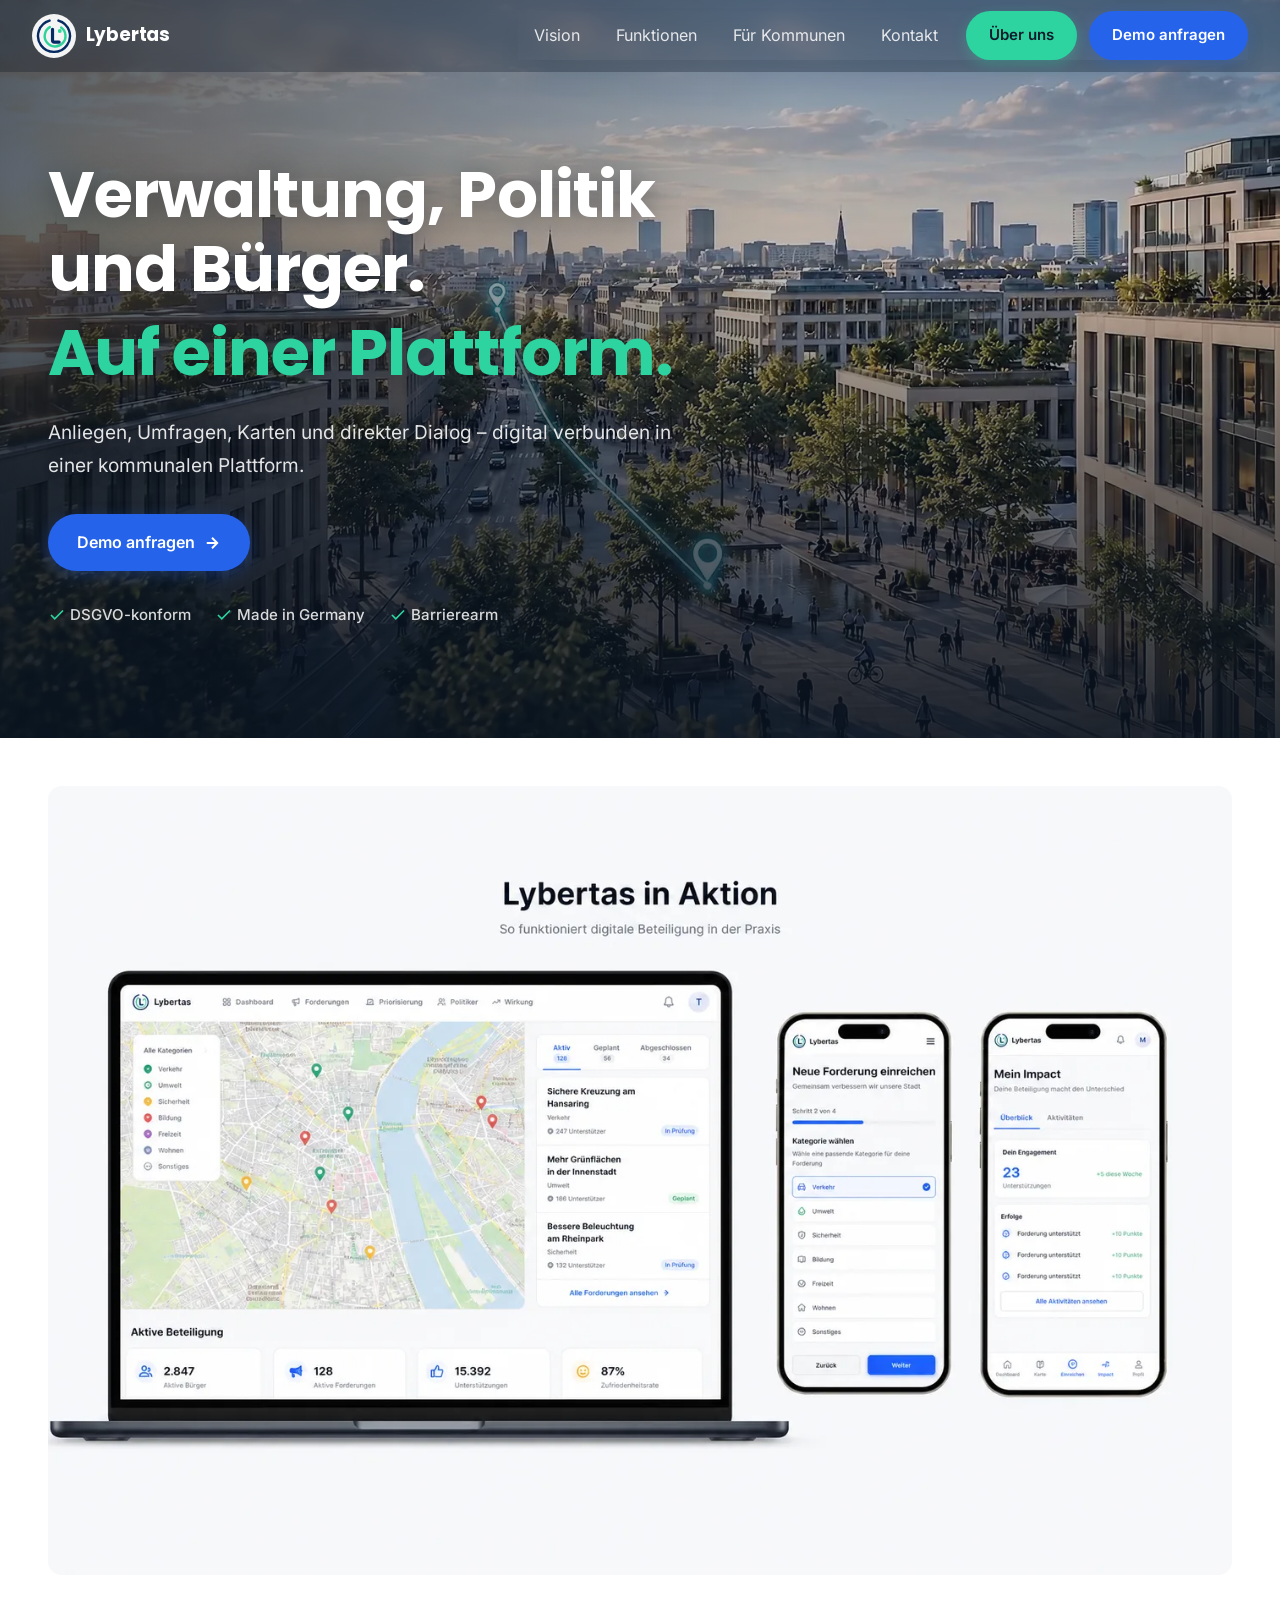
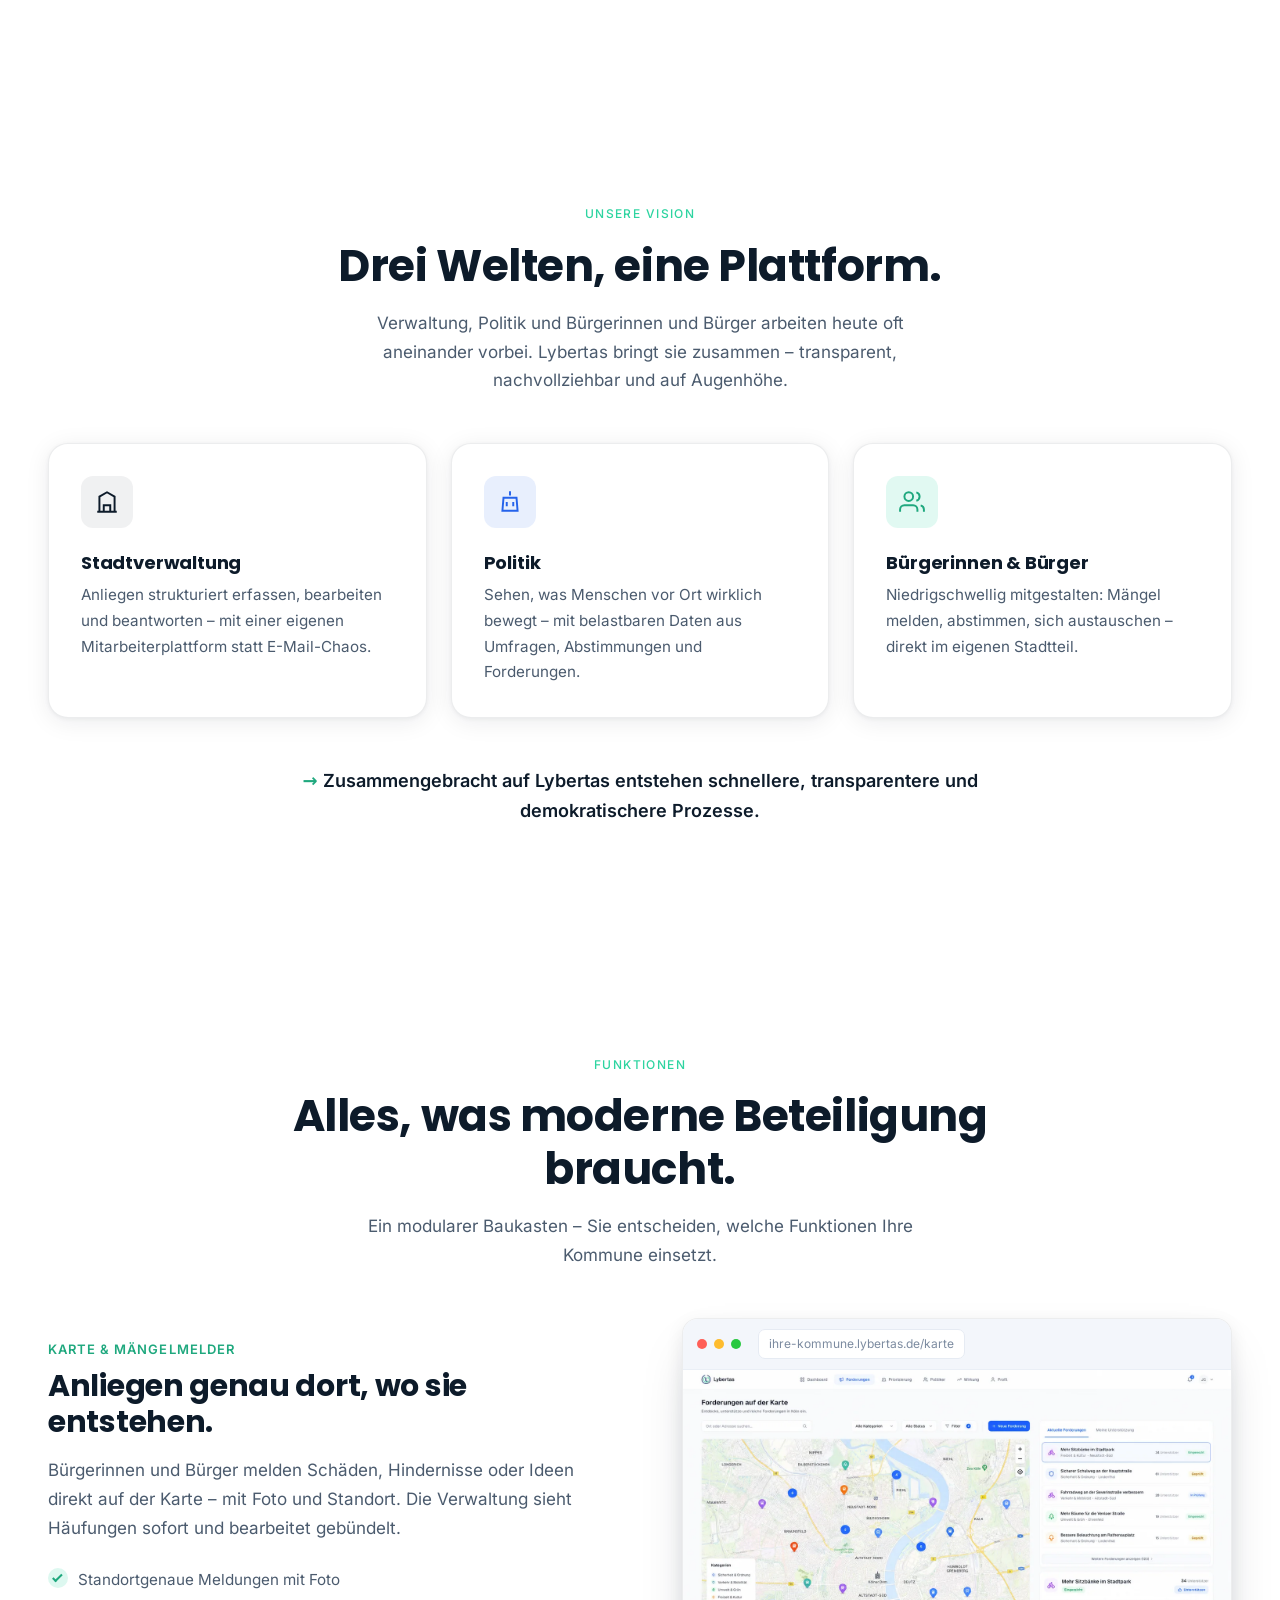
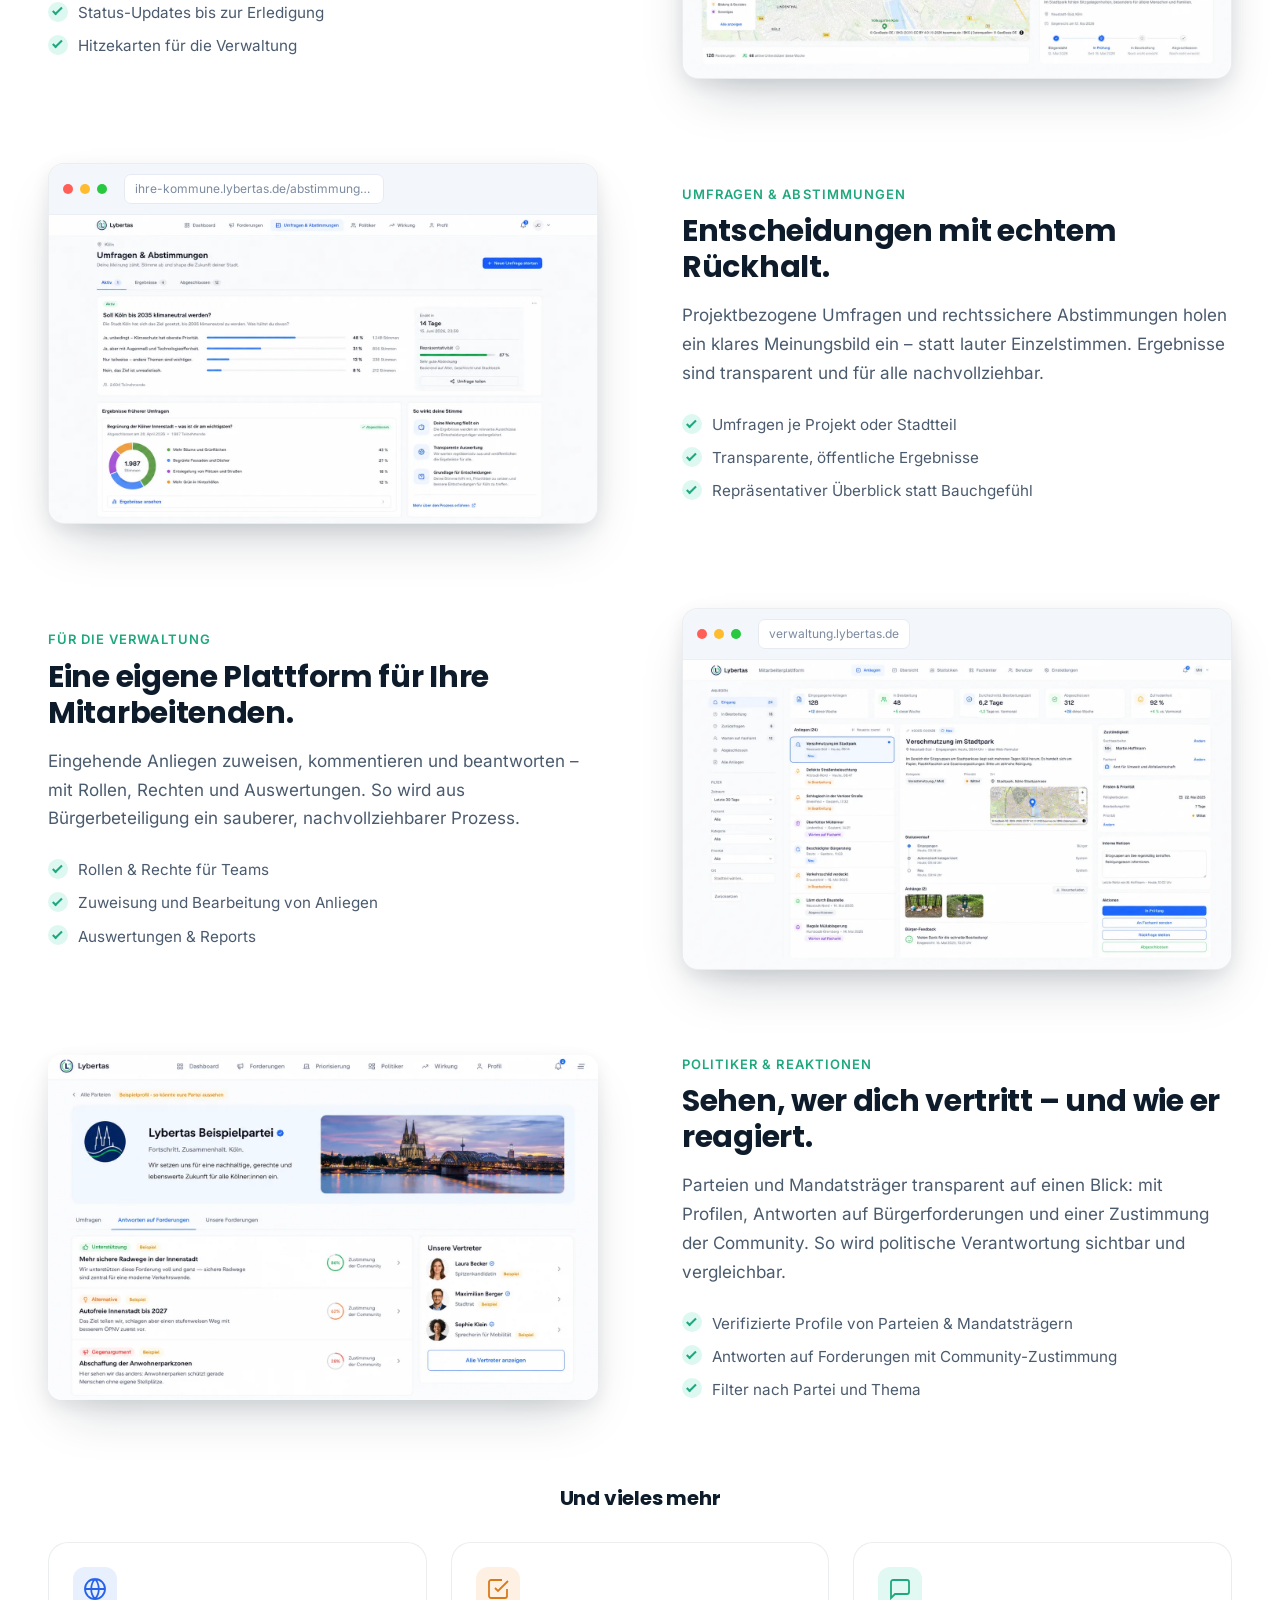
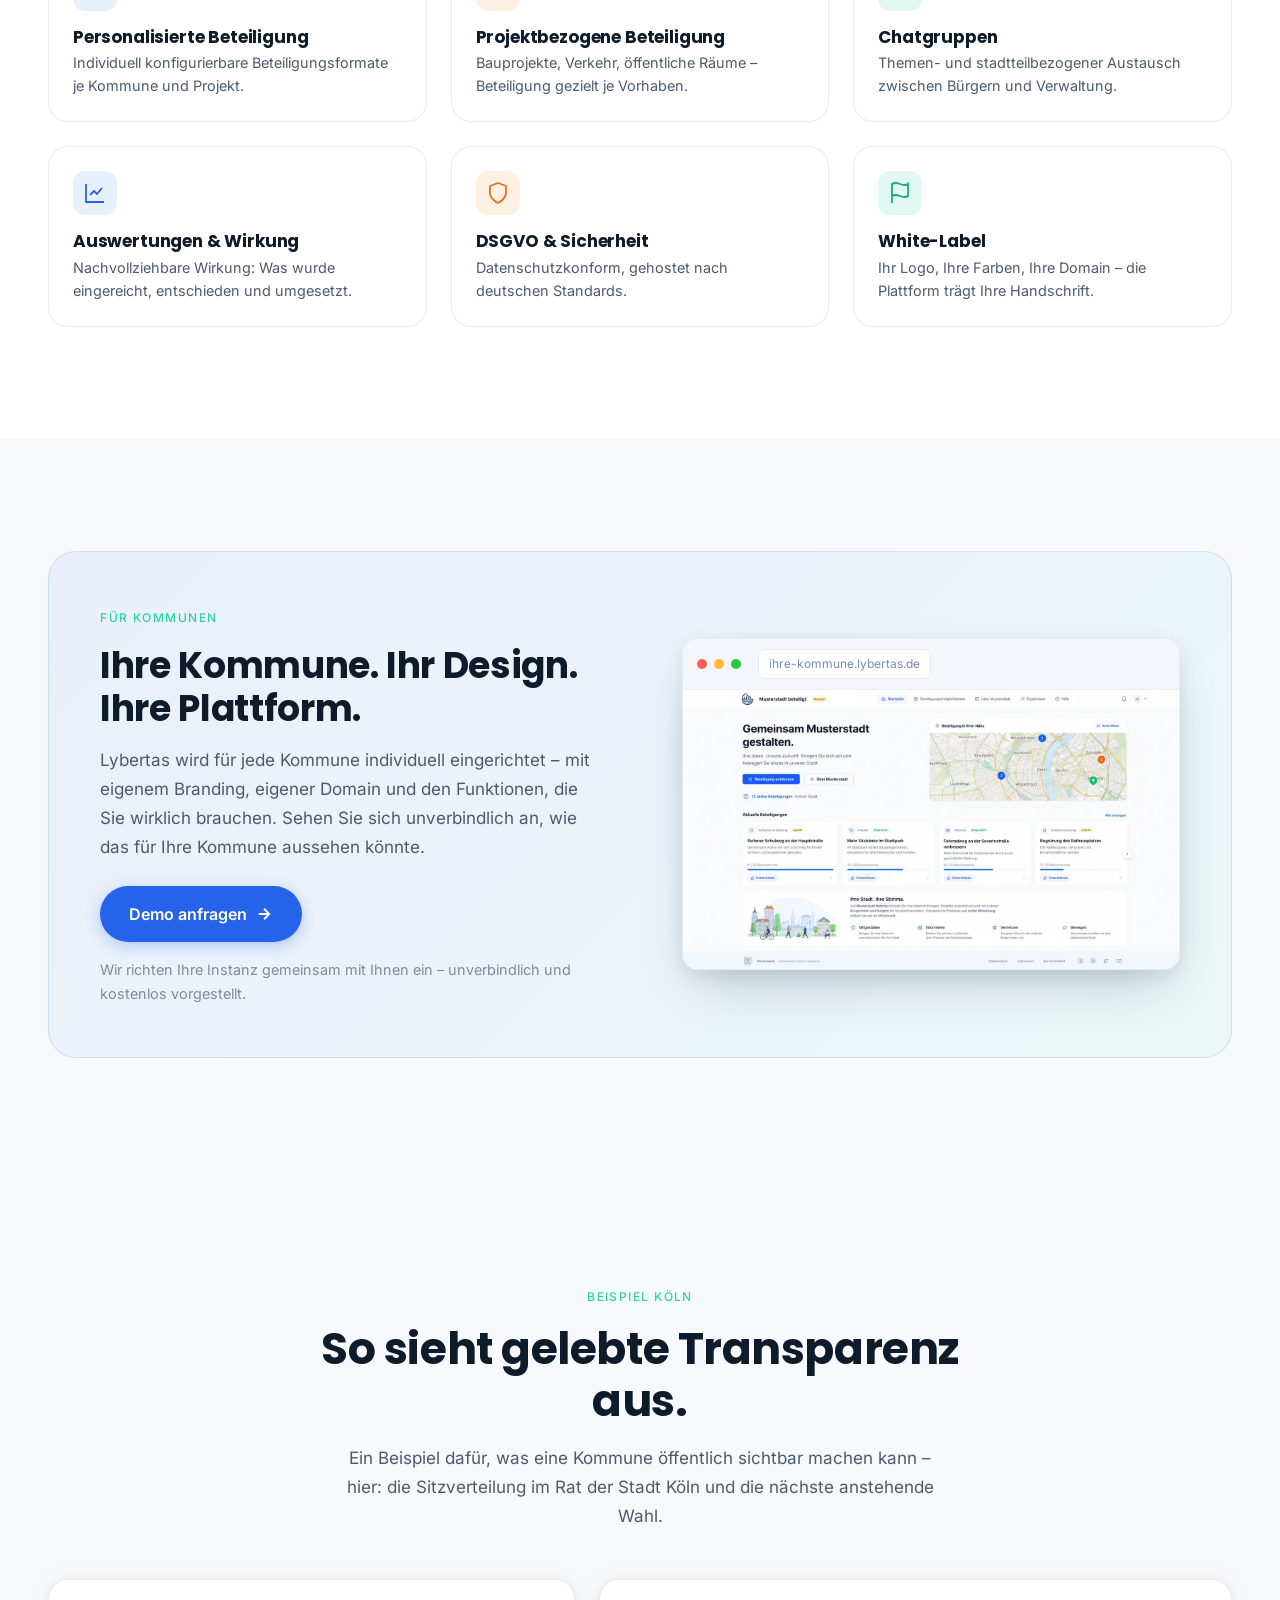
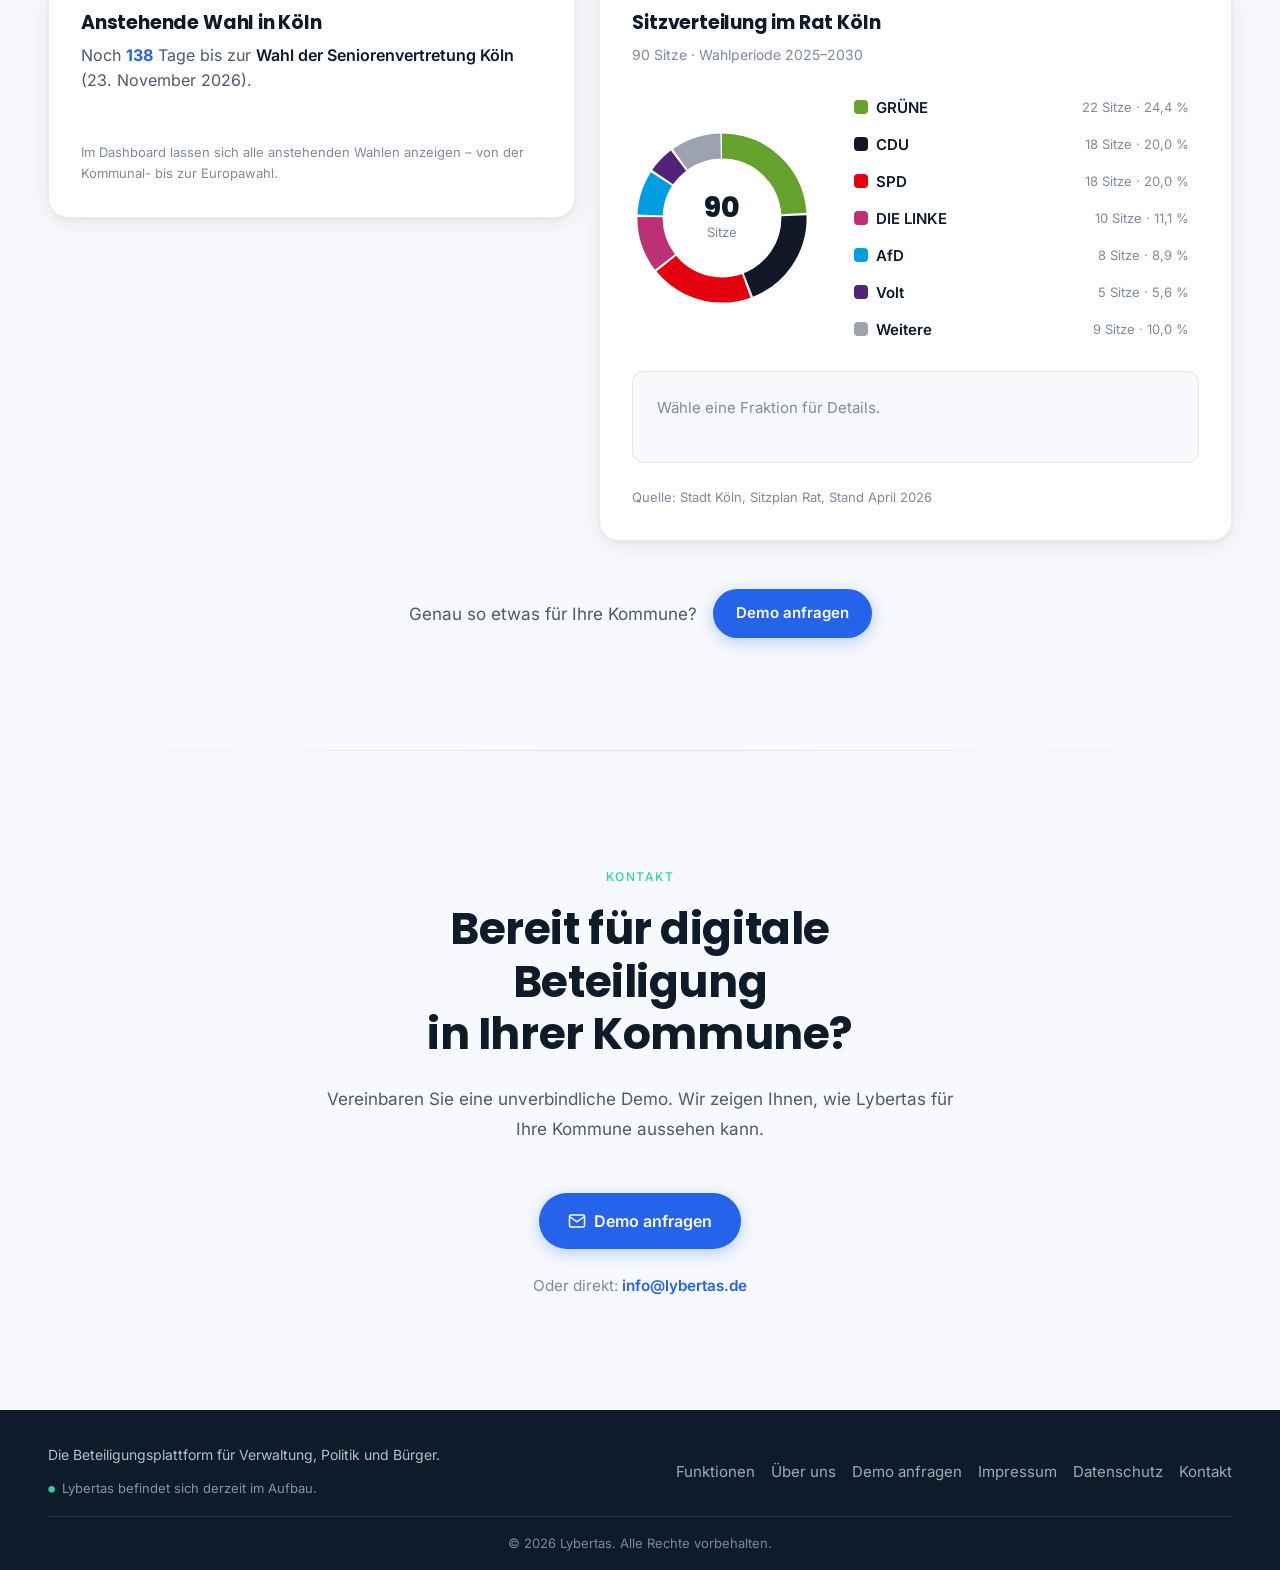
<file: index.html>
<!DOCTYPE html>
<html lang="de">
<head>
  <meta charset="UTF-8" />
  <meta name="viewport" content="width=device-width, initial-scale=1.0" />

  <!-- ============================================================
    SEO: Titel und Meta Description
  ============================================================ -->
  <title>Lybertas – Beteiligungsplattform für Städte, Kommunen & Verwaltungen</title>
  <meta name="description" content="Lybertas bringt Stadtverwaltung, Politik und Bürger auf eine Plattform: Mängelmelder, Karten, Umfragen, Abstimmungen, Chatgruppen und eine eigene Mitarbeiterplattform – personalisiert für Ihre Kommune. Jetzt unverbindlich eine Demo anfragen." />
  <meta name="keywords" content="Beteiligungsplattform, Bürgerbeteiligung Software, kommunale Beteiligung, Mängelmelder, Smart City, digitale Verwaltung, E-Partizipation, Civic Tech, Umfragen Kommune, Abstimmungen, Stadtverwaltung Software, Politik Plattform" />
  <meta name="robots" content="index, follow" />
  <!-- Mit Schrägstrich am Ende – identisch zur Angabe in sitemap.xml -->
  <link rel="canonical" href="https://lybertas.de/" />

  <!-- ============================================================
    Open Graph / Social Sharing
  ============================================================ -->
  <meta property="og:title" content="Lybertas – Beteiligungsplattform für Städte, Kommunen & Verwaltungen" />
  <meta property="og:description" content="Eine Plattform für Verwaltung, Politik und Bürger: Mängelmelder, Karten, Umfragen, Abstimmungen, Chatgruppen & mehr – personalisiert für Ihre Kommune." />
  <!-- Vorschaubild fuer WhatsApp, LinkedIn & Co.: 1200 x 630 (1.91:1),
       absolute URL und unter 300 KB – sonst zeigen manche Dienste
       gar kein Bild an. Bei Aenderungen muss der Dateiname mit
       gewechselt werden, weil die Dienste die alte Datei zwischenspeichern. -->
  <meta property="og:image" content="https://lybertas.de/assets/og-banner.jpg" />
  <meta property="og:image:secure_url" content="https://lybertas.de/assets/og-banner.jpg" />
  <meta property="og:image:type" content="image/jpeg" />
  <meta property="og:image:width" content="1200" />
  <meta property="og:image:height" content="630" />
  <meta property="og:image:alt" content="Lybertas verbindet Bürger, Verwaltung und Politik – Beispielansicht mit Anliegen, Antwort der Stadt und Umfrage." />
  <meta property="og:url" content="https://lybertas.de/" />
  <meta property="og:type" content="website" />
  <meta property="og:locale" content="de_DE" />
  <meta property="og:site_name" content="Lybertas" />

  <!-- ============================================================
    Twitter / X Card
  ============================================================ -->
  <meta name="twitter:card" content="summary_large_image" />
  <meta name="twitter:title" content="Lybertas – Beteiligungsplattform für Städte, Kommunen & Verwaltungen" />
  <meta name="twitter:description" content="Eine Plattform für Verwaltung, Politik und Bürger – personalisiert für Ihre Kommune." />
  <meta name="twitter:image" content="https://lybertas.de/assets/og-banner.jpg" />
  <meta name="twitter:image:alt" content="Lybertas verbindet Bürger, Verwaltung und Politik – Beispielansicht mit Anliegen, Antwort der Stadt und Umfrage." />

  <!-- ============================================================
    Favicon: Lybertas-Logo-Mark (SVG)
  ============================================================ -->
  <link rel="icon" type="image/svg+xml" href="./assets/logo-mark.svg" />
  <link rel="icon" type="image/png" href="./assets/icon.png" />
  <link rel="apple-touch-icon" href="./assets/icon.png" />

  <!-- ============================================================
    Fonts: Poppins (Display) + Inter (Body)
  ============================================================ -->
  <!-- Schriften lokal eingebunden – keine Verbindung zu Google -->
  <link rel="preload" href="./assets/fonts/inter-latin.woff2" as="font" type="font/woff2" crossorigin />
  <link rel="stylesheet" href="./assets/fonts/fonts.css" />

  <!-- ============================================================
    Stylesheet
  ============================================================ -->
  <link rel="stylesheet" href="./styles.css" />

  <!-- Structured Data (JSON-LD) for SEO -->
  <script type="application/ld+json">
  {
    "@context": "https://schema.org",
    "@graph": [
      {
        "@type": "Organization",
        "@id": "https://lybertas.de/#organization",
        "name": "Lybertas",
        "url": "https://lybertas.de",
        "description": "Lybertas ist eine Beteiligungsplattform, die Stadtverwaltung, Politik und Bürger auf einer Plattform zusammenbringt und demokratische Prozesse in Kommunen stärkt.",
        "logo": "https://lybertas.de/assets/icon.png",
        "email": "info@lybertas.de"
      },
      {
        "@type": "WebSite",
        "@id": "https://lybertas.de/#website",
        "url": "https://lybertas.de",
        "name": "Lybertas",
        "inLanguage": "de-DE",
        "publisher": { "@id": "https://lybertas.de/#organization" }
      },
      {
        "@type": "SoftwareApplication",
        "name": "Lybertas",
        "applicationCategory": "BusinessApplication",
        "operatingSystem": "Web",
        "url": "https://lybertas.de",
        "description": "Kommunale Beteiligungsplattform mit Mängelmelder, Kartenfunktion, Umfragen, Abstimmungen, Chatgruppen und Mitarbeiterplattform.",
        "publisher": { "@id": "https://lybertas.de/#organization" }
      }
    ]
  }
  </script>
</head>
<body>

  <!-- ============================================================
    HEADER / NAVIGATION
  ============================================================ -->
  <header class="site-header" id="top" role="banner">
    <nav class="nav-container" aria-label="Hauptnavigation">

      <a href="#top" class="nav-logo" aria-label="Lybertas Startseite">
        <img src="./assets/logo-mark.svg" alt="Lybertas" class="nav-logo__img" width="44" height="44" loading="eager" />
        <span class="nav-logo__word">Lybertas</span>
      </a>

      <!-- Mobile Menu Toggle -->
      <button class="nav-toggle" id="navToggle" aria-label="Menü öffnen" aria-expanded="false" aria-controls="navMenu">
        <span class="nav-toggle__bar"></span>
        <span class="nav-toggle__bar"></span>
        <span class="nav-toggle__bar"></span>
      </button>

      <!-- Navigation Links -->
      <ul class="nav-menu" id="navMenu" role="list">
        <li><a href="#vision" class="nav-link">Vision</a></li>
        <li><a href="#funktionen" class="nav-link">Funktionen</a></li>
        <li><a href="#kommunen" class="nav-link">Für Kommunen</a></li>
        <li><a href="#kontakt" class="nav-link">Kontakt</a></li>
        <!-- Hinweis: Der Link „Zur App" (app.lybertas.de) ist bewusst
             entfernt, bis die App oeffentlich erreichbar sein soll. -->
        <li>
          <a href="./ueber-uns.html" class="btn btn-accent nav-cta nav-cta--about">Über uns</a>
        </li>
        <li>
          <a href="#kontakt" class="btn btn-primary nav-cta nav-cta--demo">Demo anfragen</a>
        </li>
      </ul>
    </nav>
  </header>

  <main>

    <!-- ============================================================
      HERO MIT VIDEO-SCHLEIFE

      ZURUECKSCHALTEN AUF DIE BILDFASSUNG:
      Diesen Abschnitt bis zum Ende des <section>-Elements loeschen und
      den darunter auskommentierten Block "HERO – BILDFASSSUNG" wieder
      aktivieren (Kommentarzeichen entfernen). Sonst ist nichts zu tun,
      die Stile fuer beide Fassungen bleiben im Stylesheet erhalten.
    ============================================================ -->
    <section class="hero hero--video" id="hero" aria-labelledby="heroHeadline">

      <div class="hero__video-media">
        <!-- Standbild als unterste Ebene: Es ist immer da, unabhaengig
             davon, ob das Video laedt, abspielt oder blockiert wird.
             So kann der Hero nie leer sein. -->
        <picture>
          <source media="(max-width: 640px)" srcset="./assets/video/hero-poster-portrait.webp" />
          <img class="hero__video-still" src="./assets/video/hero-poster.webp"
               alt="Blick über eine europäische Stadt bei Sonnenuntergang, verbunden durch leuchtende Linien zwischen mehreren Orten"
               width="1600" height="900" fetchpriority="high" decoding="async" />
        </picture>

        <!-- Video liegt darueber und wird erst sichtbar, wenn es
             tatsaechlich abspielt. Die Quelle setzt das Skript je nach
             Bildschirmbreite. -->
        <video id="heroVideo"
               muted playsinline loop preload="none"
               disablepictureinpicture aria-hidden="true" tabindex="-1"></video>
      </div>
      <div class="hero__video-scrim" aria-hidden="true"></div>

      <div class="container hero__video-inner">

        <h1 class="hero__headline hero__headline--onvideo" id="heroHeadline">
          Verwaltung, Politik und Bürger.
          <span class="hero__headline-break">Auf einer Plattform.</span>
        </h1>

        <p class="hero__subheadline hero__subheadline--onvideo">
          Anliegen, Umfragen, Karten und direkter Dialog –
          digital verbunden in einer kommunalen Plattform.
        </p>

        <div class="hero__actions">
          <a href="#kontakt" class="btn btn-primary btn-large">
            <span>Demo anfragen</span>
            <svg width="18" height="18" viewBox="0 0 24 24" fill="none" stroke="currentColor" stroke-width="2.5" aria-hidden="true"><path d="M5 12h14M12 5l7 7-7 7"/></svg>
          </a>
        </div>

        <ul class="hero__trust hero__trust--onvideo" role="list" aria-label="Eigenschaften">
          <li><svg width="18" height="18" viewBox="0 0 24 24" fill="none" stroke="currentColor" stroke-width="2.2" aria-hidden="true"><path d="M20 6L9 17l-5-5"/></svg>DSGVO-konform</li>
          <li><svg width="18" height="18" viewBox="0 0 24 24" fill="none" stroke="currentColor" stroke-width="2.2" aria-hidden="true"><path d="M20 6L9 17l-5-5"/></svg>Made in Germany</li>
          <li><svg width="18" height="18" viewBox="0 0 24 24" fill="none" stroke="currentColor" stroke-width="2.2" aria-hidden="true"><path d="M20 6L9 17l-5-5"/></svg>Barrierearm</li>
        </ul>

      </div>
    </section>


    <!-- ============================================================
      HERO – BILDFASSSUNG (deaktiviert)
      Die zuvor eingesetzte Fassung mit dem gezeichneten Key-Visual.
      Zum Zurueckschalten den Video-Abschnitt oben entfernen und diesen
      Block wieder aktivieren.
    ============================================================ -->
    <!--
    <!~~ ============================================================
      HERO – Headline, Key-Visual, Kurzbeschreibung, Demo-CTA
    ============================================================ ~~>
    <section class="hero hero--stacked" id="hero" aria-labelledby="heroHeadline">
      <div class="hero__bg" aria-hidden="true"></div>
      <div class="container hero__stack">

        <!~~ 1. Headline ~~>
        <h1 class="hero__headline" id="heroHeadline">
          Verwaltung, Politik und Bürger.
          <span class="hero__headline-break">Auf einer Plattform.</span>
        </h1>
      </div>

      <!~~ 2. Key-Visual: Verwaltung / Politik / Bürger auf der Plattform
           Liegt bewusst außerhalb des Containers, damit es ab Tablet
           randlos über die volle Fensterbreite laufen kann.
           Querformat ab Tablet, Hochformat auf dem Smartphone. ~~>
      <figure class="hero__visual">
        <picture>
          <source media="(min-width: 768px)" srcset="./assets/hero-plattform-wide.webp" width="1672" height="941" />
          <img src="./assets/hero-plattform.webp"
               alt="Lybertas verbindet Bürger, Verwaltung und Politik: Anliegen wie „Mehr sichere Radwege in der Innenstadt“, eine Umfrage zur Lebensqualität und eine Antwort der Stadtverwaltung auf einer Stadtkarte"
               width="1087" height="1447" loading="eager" fetchpriority="high" />
        </picture>

        <!~~ Aufsteigende Leuchtpunkte im Übergang zur Textzone.
             Rein dekorativ; pausiert bei „Bewegung reduzieren“. ~~>
        <div class="hero__glow" aria-hidden="true">
          <span class="hero__glow-dot hero__glow-dot--1"></span>
          <span class="hero__glow-dot hero__glow-dot--2"></span>
          <span class="hero__glow-dot hero__glow-dot--3"></span>
          <span class="hero__glow-dot hero__glow-dot--4"></span>
          <span class="hero__glow-dot hero__glow-dot--5"></span>
          <span class="hero__glow-dot hero__glow-dot--6"></span>
          <span class="hero__glow-dot hero__glow-dot--7"></span>
        </div>
      </figure>

      <div class="container hero__stack">

        <!~~ 3. Kurzbeschreibung ~~>
        <p class="hero__subheadline">
          Anliegen, Umfragen, Karten und direkter Dialog –
          digital verbunden in einer kommunalen Plattform.
        </p>

        <!~~ 4. Call-to-Action ~~>
        <div class="hero__actions">
          <a href="#kontakt" class="btn btn-primary btn-large">
            <span>Demo anfragen</span>
            <svg width="18" height="18" viewBox="0 0 24 24" fill="none" stroke="currentColor" stroke-width="2.5" aria-hidden="true"><path d="M5 12h14M12 5l7 7-7 7"/></svg>
          </a>
        </div>

        <ul class="hero__trust" role="list" aria-label="Eigenschaften">
          <li><svg width="18" height="18" viewBox="0 0 24 24" fill="none" stroke="currentColor" stroke-width="2.2" aria-hidden="true"><path d="M20 6L9 17l-5-5"/></svg>DSGVO-konform</li>
          <li><svg width="18" height="18" viewBox="0 0 24 24" fill="none" stroke="currentColor" stroke-width="2.2" aria-hidden="true"><path d="M20 6L9 17l-5-5"/></svg>Made in Germany</li>
          <li><svg width="18" height="18" viewBox="0 0 24 24" fill="none" stroke="currentColor" stroke-width="2.2" aria-hidden="true"><path d="M20 6L9 17l-5-5"/></svg>Barrierearm</li>
        </ul>

      </div>
    </section>

    -->



    <!-- ============================================================
      SHOWCASE – Lybertas in Aktion (großes Produkt-Mockup)
    ============================================================ -->
    <section class="showcase-section" aria-labelledby="showcaseTitle">
      <div class="container">
        <!-- Ueberschrift: Die Handy-Fassung der Grafik hat keinen eingebauten
             Titel mehr, dort wird er als echter Text gesetzt. Die
             Desktop-Grafik traegt ihn weiterhin selbst – deshalb ist der
             Block dort nur fuer Screenreader vorhanden. -->
        <div class="section-head showcase-head">
          <div class="section-label" aria-hidden="true">Einblick</div>
          <h2 id="showcaseTitle" class="section-title">Lybertas in Aktion</h2>
          <p class="section-subtitle">So funktioniert digitale Beteiligung in der Praxis</p>
        </div>

        <!-- Auf dem Handy die Hochkant-Fassung: Laptop oben ueber die volle
             Breite, darunter die beiden Handy-Ansichten. So sind die
             Oberflaechen deutlich groesser zu sehen als beim Querformat. -->
        <picture>
          <source media="(max-width: 767px)"
                  srcset="./assets/screenshots/lybertas-in-aktion-mobil.webp"
                  width="1086" height="1756" />
          <img class="mockup" src="./assets/screenshots/lybertas-in-aktion.webp"
               alt="Lybertas in Aktion: Dashboard mit Karte auf dem Laptop sowie Forderung einreichen und Impact-Ansicht auf dem Smartphone"
               width="1400" height="933" loading="lazy" />
        </picture>
      </div>
    </section>


    <!-- ============================================================
      VISION – Drei Welten, eine Plattform
    ============================================================ -->
    <section class="vision-section" id="vision" aria-labelledby="visionTitle">
      <div class="container">
        <div class="section-head">
          <div class="section-label" aria-hidden="true">Unsere Vision</div>
          <h2 class="section-title" id="visionTitle">Drei Welten, eine Plattform.</h2>
          <p class="section-subtitle">
            Verwaltung, Politik und Bürgerinnen und Bürger arbeiten heute oft aneinander vorbei.
            Lybertas bringt sie zusammen – transparent, nachvollziehbar und auf Augenhöhe.
          </p>
        </div>

        <div class="pillars">
          <article class="pillar">
            <div class="pillar__icon" aria-hidden="true">
              <svg width="26" height="26" viewBox="0 0 24 24" fill="none" stroke="currentColor" stroke-width="1.8"><path d="M3 21h18M5 21V7l7-4 7 4v14M9 21v-6h6v6"/></svg>
            </div>
            <h3 class="pillar__title">Stadtverwaltung</h3>
            <p class="pillar__text">Anliegen strukturiert erfassen, bearbeiten und beantworten – mit einer eigenen Mitarbeiterplattform statt E-Mail-Chaos.</p>
          </article>
          <article class="pillar">
            <div class="pillar__icon pillar__icon--blue" aria-hidden="true">
              <svg width="26" height="26" viewBox="0 0 24 24" fill="none" stroke="currentColor" stroke-width="1.8"><path d="M12 2v4M6 8h12l1 12H5L6 8zM9 12v4M15 12v4"/></svg>
            </div>
            <h3 class="pillar__title">Politik</h3>
            <p class="pillar__text">Sehen, was Menschen vor Ort wirklich bewegt – mit belastbaren Daten aus Umfragen, Abstimmungen und Forderungen.</p>
          </article>
          <article class="pillar">
            <div class="pillar__icon pillar__icon--green" aria-hidden="true">
              <svg width="26" height="26" viewBox="0 0 24 24" fill="none" stroke="currentColor" stroke-width="1.8"><path d="M17 21v-2a4 4 0 00-4-4H5a4 4 0 00-4 4v2M9 11a4 4 0 100-8 4 4 0 000 8zM23 21v-2a4 4 0 00-3-3.87M16 3.13a4 4 0 010 7.75"/></svg>
            </div>
            <h3 class="pillar__title">Bürgerinnen & Bürger</h3>
            <p class="pillar__text">Niedrigschwellig mitgestalten: Mängel melden, abstimmen, sich austauschen – direkt im eigenen Stadtteil.</p>
          </article>
        </div>

        <p class="vision-outcome">
          <span class="text-accent">→</span> Zusammengebracht auf Lybertas entstehen schnellere, transparentere und
          demokratischere Prozesse.
        </p>
      </div>
    </section>


    <!-- ============================================================
      FUNKTIONEN – Feature-Showcase (Rows + Grid)
    ============================================================ -->
    <section class="features-section" id="funktionen" aria-labelledby="funkTitle">
      <div class="container">
        <div class="section-head">
          <div class="section-label" aria-hidden="true">Funktionen</div>
          <h2 class="section-title" id="funkTitle">Alles, was moderne Beteiligung braucht.</h2>
          <p class="section-subtitle">
            Ein modularer Baukasten – Sie entscheiden, welche Funktionen Ihre Kommune einsetzt.
          </p>
        </div>

        <!-- Showcase-Row 1: Karte & Mängelmelder -->
        <div class="feature-row">
          <div class="feature-row__text">
            <div class="feature-row__eyebrow">Karte & Mängelmelder</div>
            <h3 class="feature-row__title">Anliegen genau dort, wo sie entstehen.</h3>
            <p class="feature-row__body">
              Bürgerinnen und Bürger melden Schäden, Hindernisse oder Ideen direkt auf der Karte –
              mit Foto und Standort. Die Verwaltung sieht Häufungen sofort und bearbeitet gebündelt.
            </p>
            <ul class="feature-list">
              <li>Standortgenaue Meldungen mit Foto</li>
              <li>Status-Updates bis zur Erledigung</li>
              <li>Hitzekarten für die Verwaltung</li>
            </ul>
          </div>
          <div class="feature-row__shot">
            <figure class="shot">
              <div class="shot__bar" aria-hidden="true"><span class="shot__dot"></span><span class="shot__dot"></span><span class="shot__dot"></span><span class="shot__url">ihre-kommune.lybertas.de/karte</span></div>
              <div class="shot__body">
                <img class="shot__img" src="./assets/screenshots/karte-maengelmelder.webp" alt="Kartenansicht mit Mängelmeldungen"
                     onerror="this.style.display='none';this.nextElementSibling.removeAttribute('hidden')" />
                <div class="shot__placeholder" hidden>
                  <svg width="34" height="34" viewBox="0 0 24 24" fill="none" stroke="currentColor" stroke-width="1.6" aria-hidden="true"><path d="M21 10c0 7-9 13-9 13S3 17 3 10a9 9 0 0118 0z"/><circle cx="12" cy="10" r="3"/></svg>
                  <span>Screenshot: Karte & Mängelmelder</span>
                </div>
              </div>
            </figure>
          </div>
        </div>

        <!-- Showcase-Row 2: Umfragen & Abstimmungen (Bild links) -->
        <div class="feature-row feature-row--reverse">
          <div class="feature-row__text">
            <div class="feature-row__eyebrow">Umfragen & Abstimmungen</div>
            <h3 class="feature-row__title">Entscheidungen mit echtem Rückhalt.</h3>
            <p class="feature-row__body">
              Projektbezogene Umfragen und rechtssichere Abstimmungen holen ein klares Meinungsbild ein –
              statt lauter Einzelstimmen. Ergebnisse sind transparent und für alle nachvollziehbar.
            </p>
            <ul class="feature-list">
              <li>Umfragen je Projekt oder Stadtteil</li>
              <li>Transparente, öffentliche Ergebnisse</li>
              <li>Repräsentativer Überblick statt Bauchgefühl</li>
            </ul>
          </div>
          <div class="feature-row__shot">
            <figure class="shot">
              <div class="shot__bar" aria-hidden="true"><span class="shot__dot"></span><span class="shot__dot"></span><span class="shot__dot"></span><span class="shot__url">ihre-kommune.lybertas.de/abstimmungen</span></div>
              <div class="shot__body">
                <img class="shot__img" src="./assets/screenshots/umfragen-abstimmungen.webp" alt="Umfragen und Abstimmungen"
                     onerror="this.style.display='none';this.nextElementSibling.removeAttribute('hidden')" />
                <div class="shot__placeholder" hidden>
                  <svg width="34" height="34" viewBox="0 0 24 24" fill="none" stroke="currentColor" stroke-width="1.6" aria-hidden="true"><path d="M18 20V10M12 20V4M6 20v-6"/></svg>
                  <span>Screenshot: Umfragen & Abstimmungen</span>
                </div>
              </div>
            </figure>
          </div>
        </div>

        <!-- Showcase-Row 3: Mitarbeiterplattform -->
        <div class="feature-row">
          <div class="feature-row__text">
            <div class="feature-row__eyebrow">Für die Verwaltung</div>
            <h3 class="feature-row__title">Eine eigene Plattform für Ihre Mitarbeitenden.</h3>
            <p class="feature-row__body">
              Eingehende Anliegen zuweisen, kommentieren und beantworten – mit Rollen, Rechten und
              Auswertungen. So wird aus Bürgerbeteiligung ein sauberer, nachvollziehbarer Prozess.
            </p>
            <ul class="feature-list">
              <li>Rollen & Rechte für Teams</li>
              <li>Zuweisung und Bearbeitung von Anliegen</li>
              <li>Auswertungen & Reports</li>
            </ul>
          </div>
          <div class="feature-row__shot">
            <figure class="shot">
              <div class="shot__bar" aria-hidden="true"><span class="shot__dot"></span><span class="shot__dot"></span><span class="shot__dot"></span><span class="shot__url">verwaltung.lybertas.de</span></div>
              <div class="shot__body">
                <img class="shot__img" src="./assets/screenshots/mitarbeiterplattform.webp" alt="Mitarbeiterplattform der Verwaltung"
                     onerror="this.style.display='none';this.nextElementSibling.removeAttribute('hidden')" />
                <div class="shot__placeholder" hidden>
                  <svg width="34" height="34" viewBox="0 0 24 24" fill="none" stroke="currentColor" stroke-width="1.6" aria-hidden="true"><rect x="3" y="4" width="18" height="14" rx="2"/><path d="M3 9h18M8 4v5"/></svg>
                  <span>Screenshot: Mitarbeiterplattform</span>
                </div>
              </div>
            </figure>
          </div>
        </div>

        <!-- Showcase-Row 4: Politiker & Reaktionen (Parteiprofil-Mockup) -->
        <div class="feature-row feature-row--reverse">
          <div class="feature-row__text">
            <div class="feature-row__eyebrow">Politiker & Reaktionen</div>
            <h3 class="feature-row__title">Sehen, wer dich vertritt – und wie er reagiert.</h3>
            <p class="feature-row__body">
              Parteien und Mandatsträger transparent auf einen Blick: mit Profilen, Antworten auf
              Bürgerforderungen und einer Zustimmung der Community. So wird politische Verantwortung
              sichtbar und vergleichbar.
            </p>
            <ul class="feature-list">
              <li>Verifizierte Profile von Parteien & Mandatsträgern</li>
              <li>Antworten auf Forderungen mit Community-Zustimmung</li>
              <li>Filter nach Partei und Thema</li>
            </ul>
          </div>
          <div class="feature-row__shot">
            <img class="mockup" src="./assets/screenshots/politiker-profil.webp"
                 alt="Parteiprofil in Lybertas mit Antworten auf Forderungen, Community-Zustimmung und Vertretern"
                 width="1400" height="878" loading="lazy" />
          </div>
        </div>

        <!-- Weitere Funktionen als Icon-Grid -->
        <h3 class="features-grid-title">Und vieles mehr</h3>
        <div class="func-grid" role="list">
          <article class="func-card" role="listitem">
            <div class="func-card__icon func-card__icon--blue" aria-hidden="true"><svg width="24" height="24" viewBox="0 0 24 24" fill="none" stroke="currentColor" stroke-width="1.8"><path d="M12 2a10 10 0 100 20 10 10 0 000-20zM2 12h20M12 2a15 15 0 010 20 15 15 0 010-20z"/></svg></div>
            <h4 class="func-card__title">Personalisierte Beteiligung</h4>
            <p class="func-card__text">Individuell konfigurierbare Beteiligungsformate je Kommune und Projekt.</p>
          </article>
          <article class="func-card" role="listitem">
            <div class="func-card__icon func-card__icon--orange" aria-hidden="true"><svg width="24" height="24" viewBox="0 0 24 24" fill="none" stroke="currentColor" stroke-width="1.8"><path d="M9 11l3 3L22 4M21 12v7a2 2 0 01-2 2H5a2 2 0 01-2-2V5a2 2 0 012-2h11"/></svg></div>
            <h4 class="func-card__title">Projektbezogene Beteiligung</h4>
            <p class="func-card__text">Bauprojekte, Verkehr, öffentliche Räume – Beteiligung gezielt je Vorhaben.</p>
          </article>
          <article class="func-card" role="listitem">
            <div class="func-card__icon func-card__icon--green" aria-hidden="true"><svg width="24" height="24" viewBox="0 0 24 24" fill="none" stroke="currentColor" stroke-width="1.8"><path d="M21 15a2 2 0 01-2 2H7l-4 4V5a2 2 0 012-2h14a2 2 0 012 2z"/></svg></div>
            <h4 class="func-card__title">Chatgruppen</h4>
            <p class="func-card__text">Themen- und stadtteilbezogener Austausch zwischen Bürgern und Verwaltung.</p>
          </article>
          <article class="func-card" role="listitem">
            <div class="func-card__icon func-card__icon--blue" aria-hidden="true"><svg width="24" height="24" viewBox="0 0 24 24" fill="none" stroke="currentColor" stroke-width="1.8"><path d="M3 3v18h18M7 14l4-4 3 3 5-6"/></svg></div>
            <h4 class="func-card__title">Auswertungen & Wirkung</h4>
            <p class="func-card__text">Nachvollziehbare Wirkung: Was wurde eingereicht, entschieden und umgesetzt.</p>
          </article>
          <article class="func-card" role="listitem">
            <div class="func-card__icon func-card__icon--orange" aria-hidden="true"><svg width="24" height="24" viewBox="0 0 24 24" fill="none" stroke="currentColor" stroke-width="1.8"><path d="M12 22s8-4 8-10V5l-8-3-8 3v7c0 6 8 10 8 10z"/></svg></div>
            <h4 class="func-card__title">DSGVO & Sicherheit</h4>
            <p class="func-card__text">Datenschutzkonform, gehostet nach deutschen Standards.</p>
          </article>
          <article class="func-card" role="listitem">
            <div class="func-card__icon func-card__icon--green" aria-hidden="true"><svg width="24" height="24" viewBox="0 0 24 24" fill="none" stroke="currentColor" stroke-width="1.8"><path d="M4 15s1-1 4-1 5 2 8 2 4-1 4-1V3s-1 1-4 1-5-2-8-2-4 1-4 1zM4 22v-7"/></svg></div>
            <h4 class="func-card__title">White-Label</h4>
            <p class="func-card__text">Ihr Logo, Ihre Farben, Ihre Domain – die Plattform trägt Ihre Handschrift.</p>
          </article>
        </div>
      </div>
    </section>




    <!-- ============================================================
      FÜR KOMMUNEN / PERSONALISIERUNG
    ============================================================ -->
    <section class="perso-section" id="kommunen" aria-labelledby="persoTitle">
      <div class="container">
        <div class="perso-card">
          <div class="perso-card__content">
            <div class="section-label" aria-hidden="true">Für Kommunen</div>
            <h2 class="perso-card__title" id="persoTitle">Ihre Kommune. Ihr Design. Ihre Plattform.</h2>
            <p class="perso-card__text">
              Lybertas wird für jede Kommune individuell eingerichtet – mit eigenem Branding, eigener
              Domain und den Funktionen, die Sie wirklich brauchen. Sehen Sie sich unverbindlich an,
              wie das für Ihre Kommune aussehen könnte.
            </p>
            <div class="perso-card__actions">
              <a href="#kontakt" class="btn btn-primary btn-large">
                <span>Demo anfragen</span>
                <svg width="18" height="18" viewBox="0 0 24 24" fill="none" stroke="currentColor" stroke-width="2.5" aria-hidden="true"><path d="M5 12h14M12 5l7 7-7 7"/></svg>
              </a>
            </div>
            <p class="perso-card__hint">Wir richten Ihre Instanz gemeinsam mit Ihnen ein – unverbindlich und kostenlos vorgestellt.</p>
          </div>
          <div class="perso-card__shot">
            <figure class="shot">
              <div class="shot__bar" aria-hidden="true"><span class="shot__dot"></span><span class="shot__dot"></span><span class="shot__dot"></span><span class="shot__url">ihre-kommune.lybertas.de</span></div>
              <div class="shot__body">
                <img class="shot__img" src="./assets/screenshots/personalisierung.webp" alt="Personalisierte Kommunen-Instanz mit eigenem Branding"
                     onerror="this.style.display='none';this.nextElementSibling.removeAttribute('hidden')" />
                <div class="shot__placeholder" hidden>
                  <svg width="34" height="34" viewBox="0 0 24 24" fill="none" stroke="currentColor" stroke-width="1.6" aria-hidden="true"><circle cx="13.5" cy="6.5" r="2.5"/><circle cx="19" cy="13" r="2.5"/><circle cx="6" cy="12" r="3"/><circle cx="10" cy="18" r="2.5"/></svg>
                  <span>Screenshot: personalisierte Kommunen-Instanz</span>
                </div>
              </div>
            </figure>
          </div>
        </div>
      </div>
    </section>


    <!-- ============================================================
      KÖLN-BEISPIEL – öffentliches Dashboard (Ratsverteilung + Wahl)
    ============================================================ -->
    <section class="transparency-section" id="koeln" aria-labelledby="koelnTitle">
      <div class="container">
        <div class="section-head">
          <div class="section-label" aria-hidden="true">Beispiel Köln</div>
          <h2 class="section-title" id="koelnTitle">So sieht gelebte Transparenz aus.</h2>
          <p class="section-subtitle">
            Ein Beispiel dafür, was eine Kommune öffentlich sichtbar machen kann – hier: die
            Sitzverteilung im Rat der Stadt Köln und die nächste anstehende Wahl.
          </p>
        </div>

        <div class="transparency-grid">

          <!-- Card A: Wahl-Countdown -->
          <article class="transparency-card transparency-card--countdown" id="wahlCountdown" aria-labelledby="countdownTitle">
            <h3 class="transparency-card__title" id="countdownTitle">Anstehende Wahl in Köln</h3>
            <p class="election-countdown__line">
              Noch <span id="electionCountdownDays" class="election-countdown__days">138</span> Tage bis zur
              <strong id="electionCountdownName">Wahl der Seniorenvertretung Köln</strong>
              (<time id="electionCountdownDate" datetime="2026-11-23">23. November 2026</time>).
            </p>
            <div class="election-countdown__badge" aria-hidden="true">
              <span id="electionCountdownBadgeDays">138</span>
              <span class="election-countdown__badge-unit">Tage</span>
            </div>
            <p class="transparency-card__foot">
              Im Dashboard lassen sich alle anstehenden Wahlen anzeigen – von der Kommunal- bis zur Europawahl.
            </p>
          </article>

          <!-- Card B: Sitzverteilung Rat Köln (interaktiver Donut) -->
          <article class="transparency-card transparency-card--council" id="ratsverteilung" aria-labelledby="councilTitle">
            <h3 class="transparency-card__title" id="councilTitle">Sitzverteilung im Rat Köln</h3>
            <p class="transparency-card__subtitle">90 Sitze · Wahlperiode 2025–2030</p>

            <div class="council-chart">
              <!-- Ring: dekorativ, wird per JS aufgebaut -->
              <div class="council-chart__ring" aria-hidden="true">
                <svg class="council-chart__svg" viewBox="0 0 100 100" role="presentation" focusable="false"></svg>
                <div class="council-chart__center">
                  <span class="council-chart__center-num">90</span>
                  <span class="council-chart__center-label">Sitze</span>
                </div>
              </div>

              <!-- Legende: echte, klickbare, crawlbare Buttons (statisch für SEO, JS ergänzt Interaktion) -->
              <ul class="council-chart__legend" role="list" aria-label="Fraktionen im Rat der Stadt Köln">
                <li>
                  <button type="button" class="council-legend__item" data-segment-id="gruene" aria-expanded="false" aria-label="GRÜNE, 22 von 90 Sitzen">
                    <span class="council-legend__swatch" style="background: var(--council-gruene)" aria-hidden="true"></span>
                    <span class="council-legend__name">GRÜNE</span>
                    <span class="council-legend__seats">22 Sitze · 24,4 %</span>
                  </button>
                </li>
                <li>
                  <button type="button" class="council-legend__item" data-segment-id="cdu" aria-expanded="false" aria-label="CDU, 18 von 90 Sitzen">
                    <span class="council-legend__swatch" style="background: var(--council-cdu)" aria-hidden="true"></span>
                    <span class="council-legend__name">CDU</span>
                    <span class="council-legend__seats">18 Sitze · 20,0 %</span>
                  </button>
                </li>
                <li>
                  <button type="button" class="council-legend__item" data-segment-id="spd" aria-expanded="false" aria-label="SPD, 18 von 90 Sitzen">
                    <span class="council-legend__swatch" style="background: var(--council-spd)" aria-hidden="true"></span>
                    <span class="council-legend__name">SPD</span>
                    <span class="council-legend__seats">18 Sitze · 20,0 %</span>
                  </button>
                </li>
                <li>
                  <button type="button" class="council-legend__item" data-segment-id="linke" aria-expanded="false" aria-label="DIE LINKE, 10 von 90 Sitzen">
                    <span class="council-legend__swatch" style="background: var(--council-linke)" aria-hidden="true"></span>
                    <span class="council-legend__name">DIE LINKE</span>
                    <span class="council-legend__seats">10 Sitze · 11,1 %</span>
                  </button>
                </li>
                <li>
                  <button type="button" class="council-legend__item" data-segment-id="afd" aria-expanded="false" aria-label="AfD, 8 von 90 Sitzen">
                    <span class="council-legend__swatch" style="background: var(--council-afd)" aria-hidden="true"></span>
                    <span class="council-legend__name">AfD</span>
                    <span class="council-legend__seats">8 Sitze · 8,9 %</span>
                  </button>
                </li>
                <li>
                  <button type="button" class="council-legend__item" data-segment-id="volt" aria-expanded="false" aria-label="Volt, 5 von 90 Sitzen">
                    <span class="council-legend__swatch" style="background: var(--council-volt)" aria-hidden="true"></span>
                    <span class="council-legend__name">Volt</span>
                    <span class="council-legend__seats">5 Sitze · 5,6 %</span>
                  </button>
                </li>
                <li>
                  <button type="button" class="council-legend__item" data-segment-id="weitere" aria-expanded="false" aria-label="Weitere Akteure, 9 von 90 Sitzen, klicken für Aufschlüsselung">
                    <span class="council-legend__swatch" style="background: var(--council-weitere)" aria-hidden="true"></span>
                    <span class="council-legend__name">Weitere</span>
                    <span class="council-legend__seats">9 Sitze · 10,0 %</span>
                  </button>
                </li>
              </ul>
            </div>

            <!-- Detailpanel -->
            <div class="council-chart__detail" id="councilDetail" aria-live="polite">
              <p class="council-chart__detail-hint">Wähle eine Fraktion für Details.</p>
            </div>

            <p class="transparency-card__source">Quelle: Stadt Köln, Sitzplan Rat, Stand April 2026</p>
          </article>

        </div>

        <div class="transparency-cta">
          <p>Genau so etwas für Ihre Kommune? <a href="#kontakt" class="btn btn-primary">Demo anfragen</a></p>
        </div>
      </div>
    </section>




    <!-- ============================================================
      KONTAKT – Demo anfragen (B2B)
    ============================================================ -->
    <section class="contact-section" id="kontakt" aria-labelledby="contactTitle">
      <div class="container">
        <div class="contact-inner">
          <div class="section-label" aria-hidden="true">Kontakt</div>
          <h2 class="section-title" id="contactTitle">
            Bereit für digitale Beteiligung<br />in Ihrer Kommune?
          </h2>
          <p class="contact-text">
            Vereinbaren Sie eine unverbindliche Demo. Wir zeigen Ihnen, wie Lybertas
            für Ihre Kommune aussehen kann.
          </p>
          <div class="contact-actions">
            <a href="mailto:info@lybertas.de?subject=Demo-Anfrage%20Lybertas" class="btn btn-primary btn-large">
              <svg width="18" height="18" viewBox="0 0 24 24" fill="none" stroke="currentColor" stroke-width="2" aria-hidden="true"><path d="M4 4h16c1.1 0 2 .9 2 2v12c0 1.1-.9 2-2 2H4c-1.1 0-2-.9-2-2V6c0-1.1.9-2 2-2z"/><polyline points="22,6 12,13 2,6"/></svg>
              <span>Demo anfragen</span>
            </a>
          </div>
          <p class="contact-mail">Oder direkt: <a href="mailto:info@lybertas.de">info@lybertas.de</a></p>
        </div>
      </div>
    </section>

  </main>

  <!-- ============================================================
    FOOTER
  ============================================================ -->
  <footer class="site-footer" role="contentinfo">
    <div class="container">
      <div class="footer-inner">

        <!-- Claim -->
        <div class="footer-brand">
          <p class="footer-claim">Die Beteiligungsplattform für Verwaltung, Politik und Bürger.</p>
          <p class="footer-status">Lybertas befindet sich derzeit im Aufbau.</p>
        </div>

        <!-- Footer Links -->
        <nav class="footer-nav" aria-label="Footer-Navigation">
          <ul role="list">
            <li><a href="#funktionen" class="footer-link">Funktionen</a></li>
            <li><a href="./ueber-uns.html" class="footer-link">Über uns</a></li>
            <li><a href="#kontakt" class="footer-link">Demo anfragen</a></li>
            <li><a href="./impressum.html" class="footer-link">Impressum</a></li>
            <li><a href="./datenschutz.html" class="footer-link">Datenschutz</a></li>
            <li><a href="mailto:info@lybertas.de" class="footer-link">Kontakt</a></li>
          </ul>
        </nav>

      </div>

      <div class="footer-bottom">
        <p>&copy; <span id="footerYear"></span> Lybertas. Alle Rechte vorbehalten.</p>
      </div>
    </div>
  </footer>

  <!-- ============================================================
    JavaScript
  ============================================================ -->
  <script src="./script.js"></script>

</body>
</html>
</file>
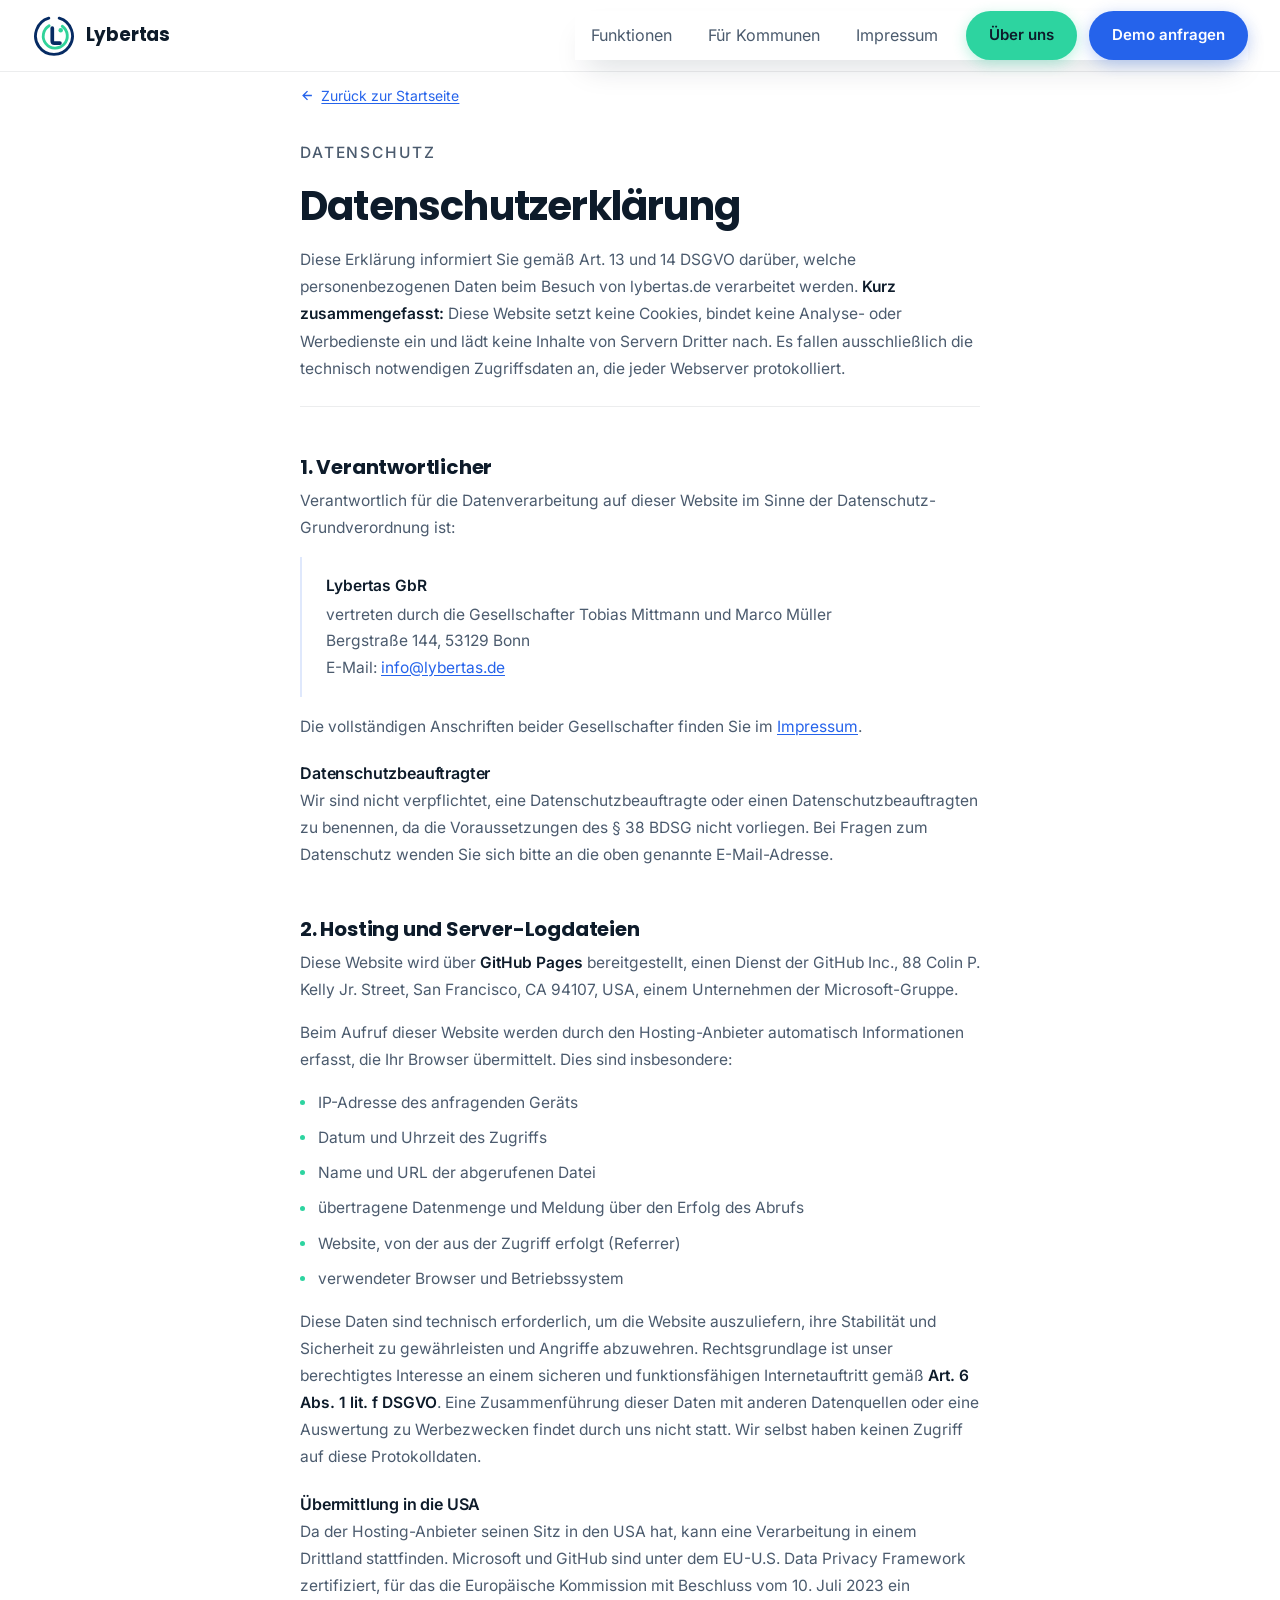
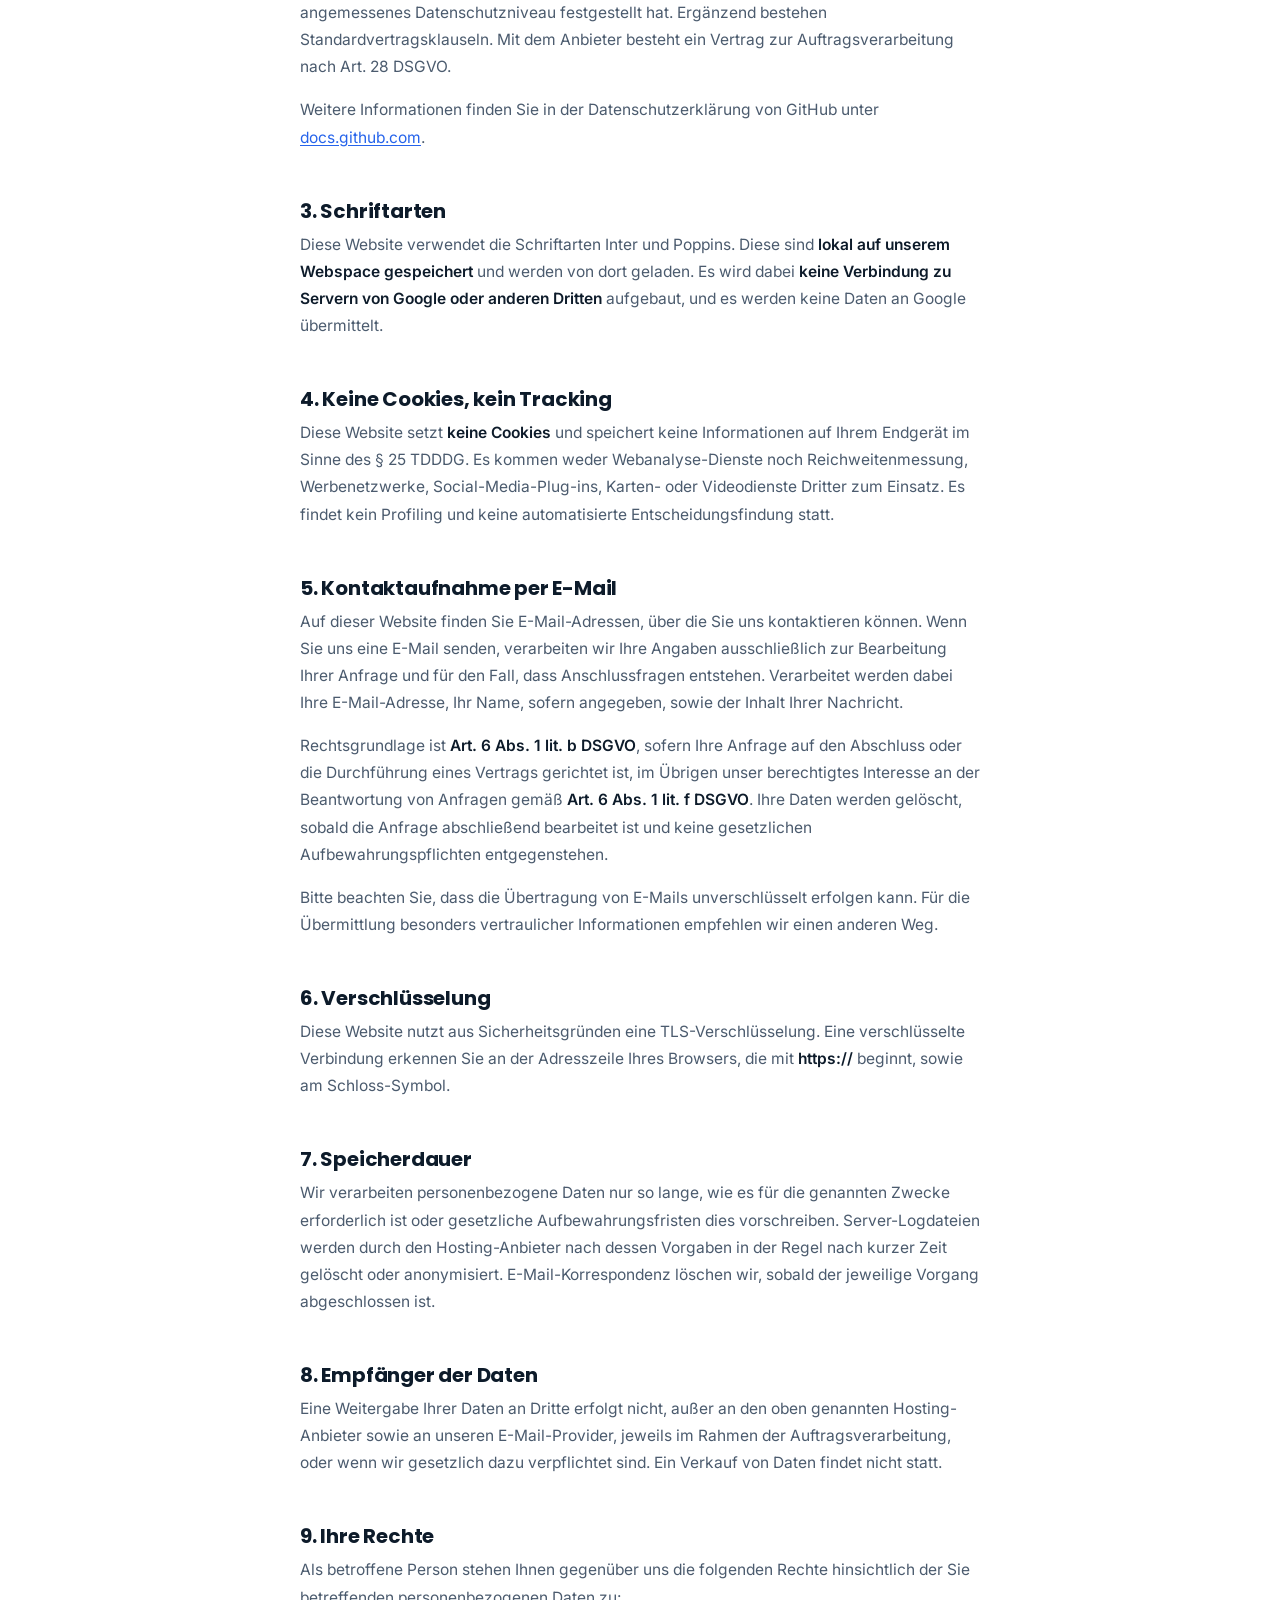
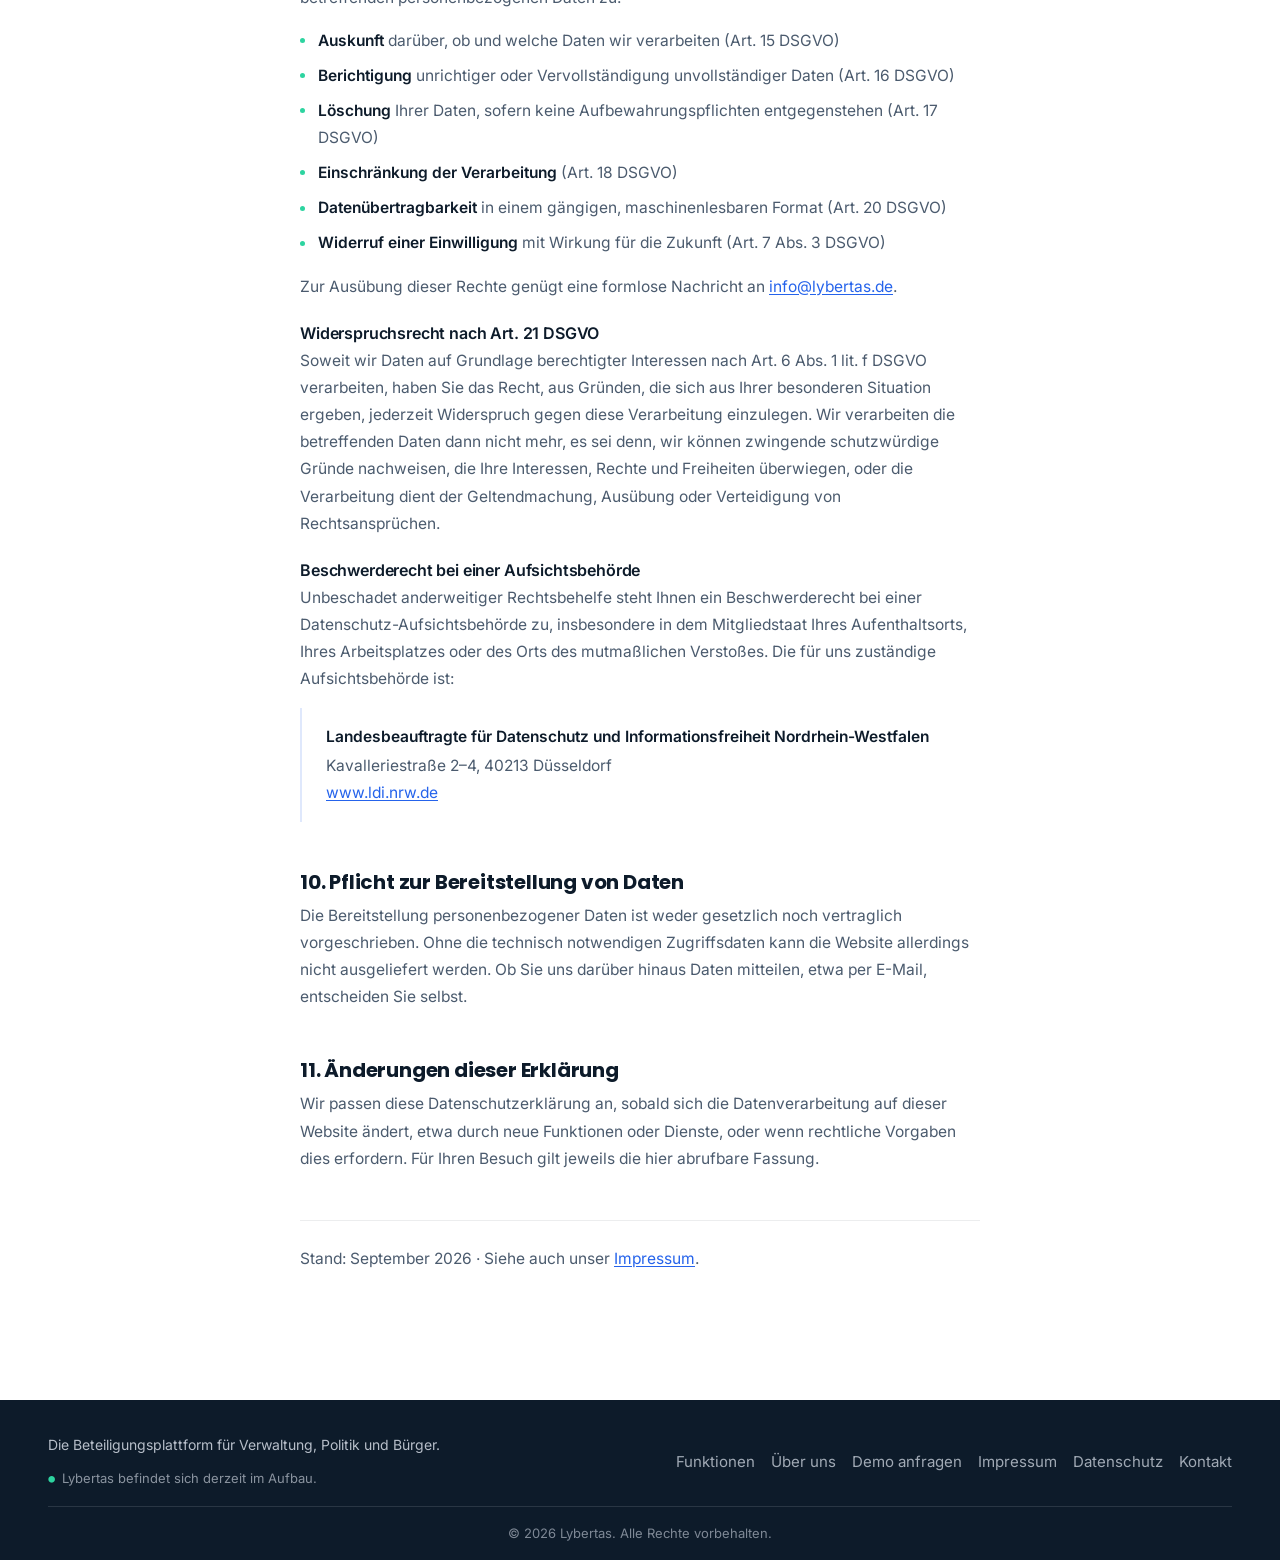
<file: datenschutz.html>
<!DOCTYPE html>
<html lang="de">
<head>
  <meta charset="UTF-8" />
  <meta name="viewport" content="width=device-width, initial-scale=1.0" />

  <title>Datenschutzerklärung – Lybertas</title>
  <meta name="description" content="Informationen zur Verarbeitung personenbezogener Daten auf lybertas.de gemäß Art. 13 DSGVO." />
  <meta name="robots" content="index, follow" />
  <link rel="canonical" href="https://lybertas.de/datenschutz.html" />

  <meta property="og:title" content="Datenschutzerklärung – Lybertas" />
  <meta property="og:description" content="Informationen zur Verarbeitung personenbezogener Daten auf lybertas.de gemäß Art. 13 DSGVO." />
  <meta property="og:image" content="https://lybertas.de/assets/og-banner.jpg" />
  <meta property="og:image:width" content="1200" />
  <meta property="og:image:height" content="630" />
  <meta property="og:url" content="https://lybertas.de/datenschutz.html" />
  <meta property="og:type" content="website" />
  <meta property="og:locale" content="de_DE" />
  <meta property="og:site_name" content="Lybertas" />

  <link rel="icon" type="image/svg+xml" href="./assets/logo-mark.svg" />
  <link rel="icon" type="image/png" href="./assets/icon.png" />
  <link rel="apple-touch-icon" href="./assets/icon.png" />

  <!-- Schriften lokal eingebunden – keine Verbindung zu Google -->
  <link rel="preload" href="./assets/fonts/inter-latin.woff2" as="font" type="font/woff2" crossorigin />
  <link rel="stylesheet" href="./assets/fonts/fonts.css" />
  <link rel="stylesheet" href="./styles.css" />
</head>
<body>

  <!-- ============================================================
    HEADER
  ============================================================ -->
  <header class="site-header" id="top" role="banner">
    <nav class="nav-container" aria-label="Hauptnavigation">
      <a href="./index.html" class="nav-logo" aria-label="Lybertas Startseite">
        <img src="./assets/logo-mark.svg" alt="Lybertas" class="nav-logo__img" width="44" height="44" loading="eager" />
        <span class="nav-logo__word">Lybertas</span>
      </a>

      <button class="nav-toggle" id="navToggle" aria-label="Menü öffnen" aria-expanded="false" aria-controls="navMenu">
        <span class="nav-toggle__bar"></span>
        <span class="nav-toggle__bar"></span>
        <span class="nav-toggle__bar"></span>
      </button>

      <ul class="nav-menu" id="navMenu" role="list">
        <li><a href="./index.html#funktionen" class="nav-link">Funktionen</a></li>
        <li><a href="./index.html#kommunen" class="nav-link">Für Kommunen</a></li>
        <li><a href="./impressum.html" class="nav-link">Impressum</a></li>
        <li>
          <a href="./ueber-uns.html" class="btn btn-accent nav-cta nav-cta--about">Über uns</a>
        </li>
        <li>
          <a href="./index.html#kontakt" class="btn btn-primary nav-cta nav-cta--demo">Demo anfragen</a>
        </li>
      </ul>
    </nav>
  </header>

  <main class="legal-page">
    <div class="container">
      <article class="legal">

        <a href="./index.html" class="legal__back">
          <svg width="15" height="15" viewBox="0 0 24 24" fill="none" stroke="currentColor" stroke-width="2.2" aria-hidden="true"><path d="M19 12H5M12 19l-7-7 7-7"/></svg>
          Zurück zur Startseite
        </a>

        <p class="legal__kicker">Datenschutz</p>
        <h1>Datenschutzerklärung</h1>
        <p class="legal__intro">
          Diese Erklärung informiert Sie gemäß Art. 13 und 14 DSGVO darüber, welche
          personenbezogenen Daten beim Besuch von lybertas.de verarbeitet werden.
          <strong>Kurz zusammengefasst:</strong> Diese Website setzt keine Cookies, bindet
          keine Analyse- oder Werbedienste ein und lädt keine Inhalte von Servern Dritter
          nach. Es fallen ausschließlich die technisch notwendigen Zugriffsdaten an,
          die jeder Webserver protokolliert.
        </p>

        <h2>1. Verantwortlicher</h2>
        <p>
          Verantwortlich für die Datenverarbeitung auf dieser Website im Sinne der
          Datenschutz-Grundverordnung ist:
        </p>
        <div class="legal__address">
          <strong>Lybertas GbR</strong>
          vertreten durch die Gesellschafter Tobias Mittmann und Marco Müller<br />
          Bergstraße 144, 53129 Bonn<br />
          E-Mail: <a href="mailto:info@lybertas.de">info@lybertas.de</a>
        </div>
        <p>
          Die vollständigen Anschriften beider Gesellschafter finden Sie im
          <a href="./impressum.html">Impressum</a>.
        </p>

        <h3>Datenschutzbeauftragter</h3>
        <p>
          Wir sind nicht verpflichtet, eine Datenschutzbeauftragte oder einen
          Datenschutzbeauftragten zu benennen, da die Voraussetzungen des § 38 BDSG nicht
          vorliegen. Bei Fragen zum Datenschutz wenden Sie sich bitte an die oben genannte
          E-Mail-Adresse.
        </p>

        <h2>2. Hosting und Server-Logdateien</h2>
        <p>
          Diese Website wird über <strong>GitHub Pages</strong> bereitgestellt, einen Dienst
          der GitHub Inc., 88 Colin P. Kelly Jr. Street, San Francisco, CA 94107, USA, einem
          Unternehmen der Microsoft-Gruppe.
        </p>
        <p>
          Beim Aufruf dieser Website werden durch den Hosting-Anbieter automatisch
          Informationen erfasst, die Ihr Browser übermittelt. Dies sind insbesondere:
        </p>
        <ul>
          <li>IP-Adresse des anfragenden Geräts</li>
          <li>Datum und Uhrzeit des Zugriffs</li>
          <li>Name und URL der abgerufenen Datei</li>
          <li>übertragene Datenmenge und Meldung über den Erfolg des Abrufs</li>
          <li>Website, von der aus der Zugriff erfolgt (Referrer)</li>
          <li>verwendeter Browser und Betriebssystem</li>
        </ul>
        <p>
          Diese Daten sind technisch erforderlich, um die Website auszuliefern, ihre
          Stabilität und Sicherheit zu gewährleisten und Angriffe abzuwehren.
          Rechtsgrundlage ist unser berechtigtes Interesse an einem sicheren und
          funktionsfähigen Internetauftritt gemäß <strong>Art. 6 Abs. 1 lit. f DSGVO</strong>.
          Eine Zusammenführung dieser Daten mit anderen Datenquellen oder eine Auswertung
          zu Werbezwecken findet durch uns nicht statt. Wir selbst haben keinen Zugriff auf
          diese Protokolldaten.
        </p>

        <h3>Übermittlung in die USA</h3>
        <p>
          Da der Hosting-Anbieter seinen Sitz in den USA hat, kann eine Verarbeitung in
          einem Drittland stattfinden. Microsoft und GitHub sind unter dem
          EU-U.S. Data Privacy Framework zertifiziert, für das die Europäische Kommission
          mit Beschluss vom 10. Juli 2023 ein angemessenes Datenschutzniveau festgestellt
          hat. Ergänzend bestehen Standardvertragsklauseln. Mit dem Anbieter besteht ein
          Vertrag zur Auftragsverarbeitung nach Art. 28 DSGVO.
        </p>
        <p>
          Weitere Informationen finden Sie in der Datenschutzerklärung von GitHub unter
          <a href="https://docs.github.com/site-policy/privacy-policies/github-general-privacy-statement" rel="noopener noreferrer" target="_blank">docs.github.com</a>.
        </p>

        <h2>3. Schriftarten</h2>
        <p>
          Diese Website verwendet die Schriftarten Inter und Poppins. Diese sind
          <strong>lokal auf unserem Webspace gespeichert</strong> und werden von dort
          geladen. Es wird dabei <strong>keine Verbindung zu Servern von Google oder anderen
          Dritten</strong> aufgebaut, und es werden keine Daten an Google übermittelt.
        </p>

        <h2>4. Keine Cookies, kein Tracking</h2>
        <p>
          Diese Website setzt <strong>keine Cookies</strong> und speichert keine
          Informationen auf Ihrem Endgerät im Sinne des § 25 TDDDG. Es kommen weder
          Webanalyse-Dienste noch Reichweitenmessung, Werbenetzwerke,
          Social-Media-Plug-ins, Karten- oder Videodienste Dritter zum Einsatz. Es findet
          kein Profiling und keine automatisierte Entscheidungsfindung statt.
        </p>

        <h2>5. Kontaktaufnahme per E-Mail</h2>
        <p>
          Auf dieser Website finden Sie E-Mail-Adressen, über die Sie uns kontaktieren
          können. Wenn Sie uns eine E-Mail senden, verarbeiten wir Ihre Angaben
          ausschließlich zur Bearbeitung Ihrer Anfrage und für den Fall, dass
          Anschlussfragen entstehen. Verarbeitet werden dabei Ihre E-Mail-Adresse, Ihr Name,
          sofern angegeben, sowie der Inhalt Ihrer Nachricht.
        </p>
        <p>
          Rechtsgrundlage ist <strong>Art. 6 Abs. 1 lit. b DSGVO</strong>, sofern Ihre
          Anfrage auf den Abschluss oder die Durchführung eines Vertrags gerichtet ist, im
          Übrigen unser berechtigtes Interesse an der Beantwortung von Anfragen gemäß
          <strong>Art. 6 Abs. 1 lit. f DSGVO</strong>. Ihre Daten werden gelöscht, sobald
          die Anfrage abschließend bearbeitet ist und keine gesetzlichen
          Aufbewahrungspflichten entgegenstehen.
        </p>
        <p>
          Bitte beachten Sie, dass die Übertragung von E-Mails unverschlüsselt erfolgen
          kann. Für die Übermittlung besonders vertraulicher Informationen empfehlen wir
          einen anderen Weg.
        </p>

        <h2>6. Verschlüsselung</h2>
        <p>
          Diese Website nutzt aus Sicherheitsgründen eine TLS-Verschlüsselung. Eine
          verschlüsselte Verbindung erkennen Sie an der Adresszeile Ihres Browsers, die mit
          <strong>https://</strong> beginnt, sowie am Schloss-Symbol.
        </p>

        <h2>7. Speicherdauer</h2>
        <p>
          Wir verarbeiten personenbezogene Daten nur so lange, wie es für die genannten
          Zwecke erforderlich ist oder gesetzliche Aufbewahrungsfristen dies vorschreiben.
          Server-Logdateien werden durch den Hosting-Anbieter nach dessen Vorgaben in der
          Regel nach kurzer Zeit gelöscht oder anonymisiert. E-Mail-Korrespondenz löschen
          wir, sobald der jeweilige Vorgang abgeschlossen ist.
        </p>

        <h2>8. Empfänger der Daten</h2>
        <p>
          Eine Weitergabe Ihrer Daten an Dritte erfolgt nicht, außer an den oben genannten
          Hosting-Anbieter sowie an unseren E-Mail-Provider, jeweils im Rahmen der
          Auftragsverarbeitung, oder wenn wir gesetzlich dazu verpflichtet sind. Ein Verkauf
          von Daten findet nicht statt.
        </p>

        <h2>9. Ihre Rechte</h2>
        <p>
          Als betroffene Person stehen Ihnen gegenüber uns die folgenden Rechte hinsichtlich
          der Sie betreffenden personenbezogenen Daten zu:
        </p>
        <ul>
          <li><strong>Auskunft</strong> darüber, ob und welche Daten wir verarbeiten (Art. 15 DSGVO)</li>
          <li><strong>Berichtigung</strong> unrichtiger oder Vervollständigung unvollständiger Daten (Art. 16 DSGVO)</li>
          <li><strong>Löschung</strong> Ihrer Daten, sofern keine Aufbewahrungspflichten entgegenstehen (Art. 17 DSGVO)</li>
          <li><strong>Einschränkung der Verarbeitung</strong> (Art. 18 DSGVO)</li>
          <li><strong>Datenübertragbarkeit</strong> in einem gängigen, maschinenlesbaren Format (Art. 20 DSGVO)</li>
          <li><strong>Widerruf einer Einwilligung</strong> mit Wirkung für die Zukunft (Art. 7 Abs. 3 DSGVO)</li>
        </ul>
        <p>
          Zur Ausübung dieser Rechte genügt eine formlose Nachricht an
          <a href="mailto:info@lybertas.de">info@lybertas.de</a>.
        </p>

        <h3>Widerspruchsrecht nach Art. 21 DSGVO</h3>
        <p>
          Soweit wir Daten auf Grundlage berechtigter Interessen nach Art. 6 Abs. 1 lit. f
          DSGVO verarbeiten, haben Sie das Recht, aus Gründen, die sich aus Ihrer besonderen
          Situation ergeben, jederzeit Widerspruch gegen diese Verarbeitung einzulegen. Wir
          verarbeiten die betreffenden Daten dann nicht mehr, es sei denn, wir können
          zwingende schutzwürdige Gründe nachweisen, die Ihre Interessen, Rechte und
          Freiheiten überwiegen, oder die Verarbeitung dient der Geltendmachung, Ausübung
          oder Verteidigung von Rechtsansprüchen.
        </p>

        <h3>Beschwerderecht bei einer Aufsichtsbehörde</h3>
        <p>
          Unbeschadet anderweitiger Rechtsbehelfe steht Ihnen ein Beschwerderecht bei einer
          Datenschutz-Aufsichtsbehörde zu, insbesondere in dem Mitgliedstaat Ihres
          Aufenthaltsorts, Ihres Arbeitsplatzes oder des Orts des mutmaßlichen Verstoßes.
          Die für uns zuständige Aufsichtsbehörde ist:
        </p>
        <div class="legal__address">
          <strong>Landesbeauftragte für Datenschutz und Informationsfreiheit Nordrhein-Westfalen</strong>
          Kavalleriestraße 2–4, 40213 Düsseldorf<br />
          <a href="https://www.ldi.nrw.de" rel="noopener noreferrer" target="_blank">www.ldi.nrw.de</a>
        </div>

        <h2>10. Pflicht zur Bereitstellung von Daten</h2>
        <p>
          Die Bereitstellung personenbezogener Daten ist weder gesetzlich noch vertraglich
          vorgeschrieben. Ohne die technisch notwendigen Zugriffsdaten kann die Website
          allerdings nicht ausgeliefert werden. Ob Sie uns darüber hinaus Daten mitteilen,
          etwa per E-Mail, entscheiden Sie selbst.
        </p>

        <h2>11. Änderungen dieser Erklärung</h2>
        <p>
          Wir passen diese Datenschutzerklärung an, sobald sich die Datenverarbeitung auf
          dieser Website ändert, etwa durch neue Funktionen oder Dienste, oder wenn
          rechtliche Vorgaben dies erfordern. Für Ihren Besuch gilt jeweils die hier
          abrufbare Fassung.
        </p>

        <p class="legal__stand">
          Stand: September 2026 · Siehe auch unser
          <a href="./impressum.html">Impressum</a>.
        </p>

      </article>
    </div>
  </main>

  <!-- ============================================================
    FOOTER
  ============================================================ -->
  <footer class="site-footer" role="contentinfo">
    <div class="container">
      <div class="footer-inner">
        <div class="footer-brand">
          <p class="footer-claim">Die Beteiligungsplattform für Verwaltung, Politik und Bürger.</p>
          <p class="footer-status">Lybertas befindet sich derzeit im Aufbau.</p>
        </div>

        <nav class="footer-nav" aria-label="Footer-Navigation">
          <ul role="list">
            <li><a href="./index.html#funktionen" class="footer-link">Funktionen</a></li>
            <li><a href="./ueber-uns.html" class="footer-link">Über uns</a></li>
            <li><a href="./index.html#kontakt" class="footer-link">Demo anfragen</a></li>
            <li><a href="./impressum.html" class="footer-link">Impressum</a></li>
            <li><a href="./datenschutz.html" class="footer-link">Datenschutz</a></li>
            <li><a href="mailto:info@lybertas.de" class="footer-link">Kontakt</a></li>
          </ul>
        </nav>
      </div>

      <div class="footer-bottom">
        <p>&copy; <span id="footerYear"></span> Lybertas. Alle Rechte vorbehalten.</p>
      </div>
    </div>
  </footer>

  <script src="./script.js"></script>

</body>
</html>
</file>
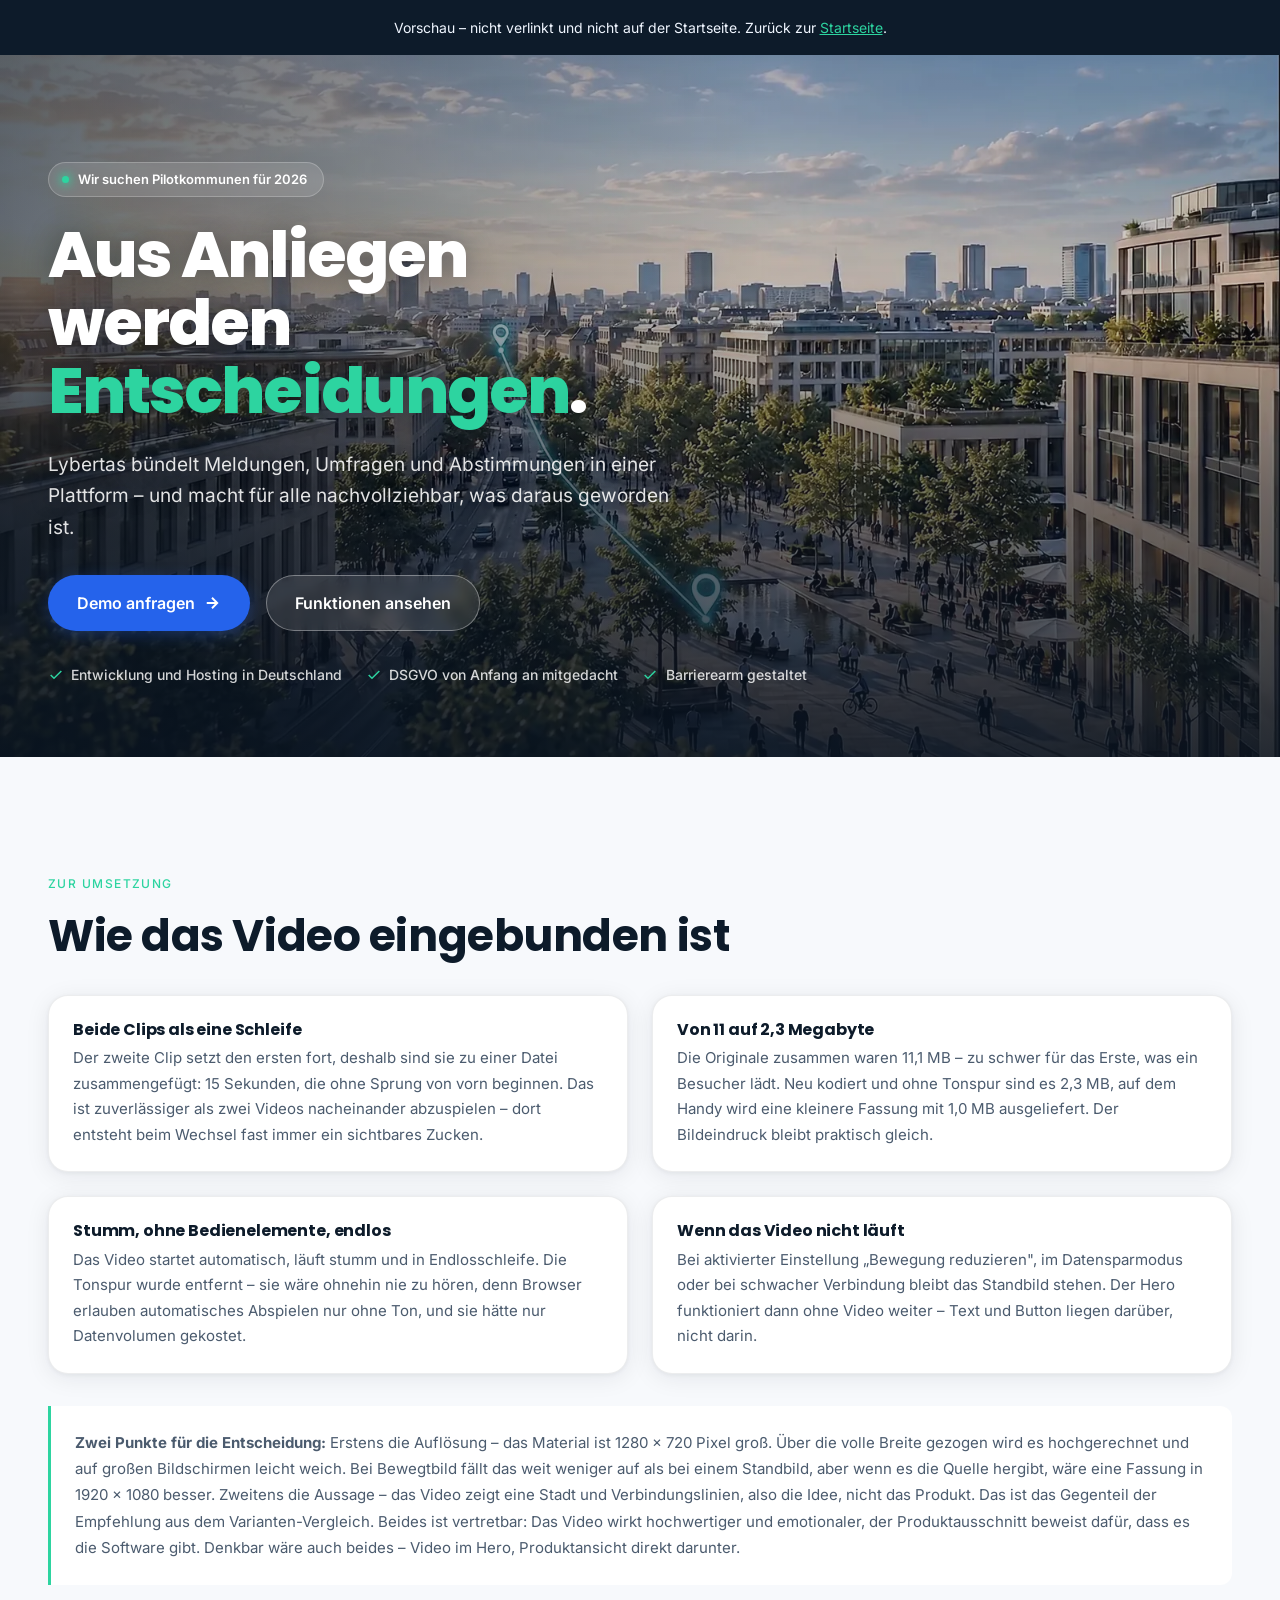
<file: hero-video-vorschau.html>
<!DOCTYPE html>
<html lang="de">
<head>
  <meta charset="UTF-8" />
  <meta name="viewport" content="width=device-width, initial-scale=1.0" />
  <title>Hero mit Video – Vorschau | Lybertas</title>

  <!-- Interne Vorschau: nicht verlinkt, nicht für Suchmaschinen -->
  <meta name="robots" content="noindex, nofollow" />

  <link rel="icon" type="image/svg+xml" href="./assets/logo-mark.svg" />

  <!-- Schriften lokal eingebunden – keine Verbindung zu Google -->
  <link rel="preload" href="./assets/fonts/inter-latin.woff2" as="font" type="font/woff2" crossorigin />
  <link rel="stylesheet" href="./assets/fonts/fonts.css" />
  <link rel="stylesheet" href="./styles.css" />

  <style>
    /* ============================================================
       VIDEO-HERO
       Das Video laeuft als Endlosschleife im Hintergrund, stumm und
       ohne Bedienelemente. Der Text liegt darueber und bleibt durch
       einen Verlauf lesbar. Faellt das Video aus – schwache Verbindung,
       Datensparmodus, reduzierte Bewegung – bleibt das Standbild.
    ============================================================ */
    .vidhero {
      position: relative;
      isolation: isolate;
      min-height: 620px;
      height: 78vh;
      max-height: 860px;
      display: flex;
      align-items: center;
      overflow: hidden;
      background-color: var(--color-navy);
    }

    .vidhero__media {
      position: absolute;
      inset: 0;
      z-index: -2;
    }

    .vidhero__media video,
    .vidhero__media img {
      width: 100%;
      height: 100%;
      object-fit: cover;
      object-position: center 42%;
      display: block;
    }

    /* Verlauf fuer Lesbarkeit: unten und links kraeftiger */
    .vidhero__scrim {
      position: absolute;
      inset: 0;
      z-index: -1;
      background:
        linear-gradient(to top, rgba(9, 20, 33, .88) 0%, rgba(9, 20, 33, .55) 38%, rgba(9, 20, 33, .18) 68%, rgba(9, 20, 33, .28) 100%),
        linear-gradient(to right, rgba(9, 20, 33, .55) 0%, transparent 60%);
    }

    .vidhero__inner {
      width: 100%;
      padding-top: var(--space-3xl);
      padding-bottom: var(--space-2xl);
    }

    .vidhero__eyebrow {
      display: inline-flex;
      align-items: center;
      gap: .55rem;
      padding: .38rem 1rem .38rem .8rem;
      border-radius: var(--radius-full);
      background: rgba(255, 255, 255, .12);
      border: 1px solid rgba(255, 255, 255, .22);
      backdrop-filter: blur(6px);
      -webkit-backdrop-filter: blur(6px);
      font-size: .8125rem;
      font-weight: 600;
      color: #fff;
      margin-bottom: var(--space-lg);
    }

    .vidhero__eyebrow::before {
      content: '';
      width: 7px; height: 7px;
      border-radius: 50%;
      background: var(--color-accent);
      box-shadow: 0 0 10px 2px rgba(45, 212, 160, .8);
    }

    .vidhero__headline {
      font-family: var(--font-display);
      font-size: clamp(2.25rem, 5.4vw, 4rem);
      font-weight: 800;
      line-height: 1.06;
      letter-spacing: -.03em;
      color: #fff;
      max-width: 16ch;
      text-wrap: balance;
      text-shadow: 0 2px 30px rgba(9, 20, 33, .45);
    }

    .vidhero__headline em {
      font-style: normal;
      color: var(--color-accent);
    }

    .vidhero__sub {
      max-width: 52ch;
      margin-top: var(--space-lg);
      font-size: clamp(1rem, 1.5vw, 1.1875rem);
      line-height: 1.65;
      color: rgba(255, 255, 255, .88);
      text-shadow: 0 1px 16px rgba(9, 20, 33, .5);
    }

    .vidhero__actions {
      display: flex;
      flex-wrap: wrap;
      gap: var(--space-md);
      align-items: center;
      margin-top: var(--space-xl);
    }

    /* Zweitbutton auf dunklem Grund */
    .btn-onvideo {
      background: rgba(255, 255, 255, .1);
      color: #fff;
      border-color: rgba(255, 255, 255, .35);
      backdrop-filter: blur(6px);
      -webkit-backdrop-filter: blur(6px);
      font-weight: 600;
    }

    .btn-onvideo:hover,
    .btn-onvideo:focus-visible {
      background: rgba(255, 255, 255, .18);
      border-color: rgba(255, 255, 255, .6);
      color: #fff;
    }

    .vidhero__trust {
      display: flex;
      flex-wrap: wrap;
      gap: var(--space-lg);
      align-items: center;
      margin-top: var(--space-xl);
      padding: 0;
      list-style: none;
    }

    .vidhero__trust li {
      display: inline-flex;
      align-items: center;
      gap: .45rem;
      font-size: .875rem;
      font-weight: 500;
      color: rgba(255, 255, 255, .82);
    }

    .vidhero__trust svg { color: var(--color-accent); flex-shrink: 0; }

    /* Kein Video bei reduzierter Bewegung – das Standbild genuegt */
    @media (prefers-reduced-motion: reduce) {
      .vidhero__media video { display: none; }
    }

    @media (max-width: 640px) {
      .vidhero {
        min-height: 560px;
        height: auto;
        padding: var(--space-2xl) 0 var(--space-xl);
      }
      .vidhero__headline { max-width: 13ch; }
      .vidhero__actions .btn { width: 100%; justify-content: center; }
    }

    /* ---- Hinweisblock unter der Vorschau ---- */
    .vnote-section { background: var(--color-bg-alt); padding: var(--space-4xl) 0; }

    .vnote-grid {
      display: grid;
      grid-template-columns: 1fr;
      gap: var(--space-lg);
      margin-top: var(--space-xl);
    }

    @media (min-width: 860px) { .vnote-grid { grid-template-columns: repeat(2, 1fr); } }

    .vnote-card {
      background: #fff;
      border: 1px solid var(--color-border-subtle);
      border-radius: var(--radius-lg);
      padding: var(--space-lg);
      box-shadow: var(--shadow-card);
    }

    .vnote-card h3 {
      font-size: 1rem;
      font-weight: 700;
      color: var(--color-text-primary);
      margin-bottom: .4rem;
    }

    .vnote-card p { font-size: .9375rem; line-height: 1.7; color: var(--color-text-secondary); }

    .vnote-hint {
      margin-top: var(--space-xl);
      padding: var(--space-lg);
      border-left: 3px solid var(--color-accent);
      background: #fff;
      border-radius: 0 var(--radius-md) var(--radius-md) 0;
      font-size: .9375rem;
      line-height: 1.75;
      color: var(--color-text-secondary);
    }

    .draft-banner {
      background: var(--color-navy);
      color: var(--color-text-on-dark);
      padding: var(--space-md) 0;
      font-size: .875rem;
      text-align: center;
    }

    .draft-banner a { color: var(--color-accent); text-decoration: underline; }
  </style>
</head>
<body>

  <div class="draft-banner">
    Vorschau – nicht verlinkt und nicht auf der Startseite.
    Zurück zur <a href="./index.html">Startseite</a>.
  </div>

  <!-- ============================================================
    HERO MIT VIDEO-SCHLEIFE
  ============================================================ -->
  <section class="vidhero" aria-labelledby="vidHeadline">

    <div class="vidhero__media">
      <!-- Ohne Quelle im Markup: Das Skript waehlt je nach Bildschirm
           die passende Datei. Bis dahin – und wenn kein Skript laeuft
           oder Bewegung reduziert ist – zeigt der Poster das Standbild. -->
      <video id="heroVideo"
             poster="./assets/video/hero-poster.webp"
             muted playsinline loop preload="none"
             disablepictureinpicture aria-hidden="true" tabindex="-1"></video>
    </div>
    <div class="vidhero__scrim" aria-hidden="true"></div>

    <div class="container vidhero__inner">
      <span class="vidhero__eyebrow">Wir suchen Pilotkommunen für 2026</span>

      <h1 class="vidhero__headline" id="vidHeadline">
        Aus Anliegen werden <em>Entscheidungen</em>.
      </h1>

      <p class="vidhero__sub">
        Lybertas bündelt Meldungen, Umfragen und Abstimmungen in einer Plattform –
        und macht für alle nachvollziehbar, was daraus geworden ist.
      </p>

      <div class="vidhero__actions">
        <a href="./index.html#kontakt" class="btn btn-primary btn-large">
          <span>Demo anfragen</span>
          <svg width="18" height="18" viewBox="0 0 24 24" fill="none" stroke="currentColor" stroke-width="2.5" aria-hidden="true"><path d="M5 12h14M12 5l7 7-7 7"/></svg>
        </a>
        <a href="./index.html#funktionen" class="btn btn-onvideo btn-large">Funktionen ansehen</a>
      </div>

      <ul class="vidhero__trust">
        <li>
          <svg width="16" height="16" viewBox="0 0 24 24" fill="none" stroke="currentColor" stroke-width="2.2" aria-hidden="true"><path d="M20 6L9 17l-5-5"/></svg>
          Entwicklung und Hosting in Deutschland
        </li>
        <li>
          <svg width="16" height="16" viewBox="0 0 24 24" fill="none" stroke="currentColor" stroke-width="2.2" aria-hidden="true"><path d="M20 6L9 17l-5-5"/></svg>
          DSGVO von Anfang an mitgedacht
        </li>
        <li>
          <svg width="16" height="16" viewBox="0 0 24 24" fill="none" stroke="currentColor" stroke-width="2.2" aria-hidden="true"><path d="M20 6L9 17l-5-5"/></svg>
          Barrierearm gestaltet
        </li>
      </ul>
    </div>
  </section>

  <!-- ============================================================
    ERLAEUTERUNG
  ============================================================ -->
  <section class="vnote-section">
    <div class="container">
      <div class="section-label">Zur Umsetzung</div>
      <h2 class="section-title" style="text-align:left">Wie das Video eingebunden ist</h2>

      <div class="vnote-grid">

        <article class="vnote-card">
          <h3>Beide Clips als eine Schleife</h3>
          <p>
            Der zweite Clip setzt den ersten fort, deshalb sind sie zu einer Datei
            zusammengefügt: 15 Sekunden, die ohne Sprung von vorn beginnen. Das ist
            zuverlässiger als zwei Videos nacheinander abzuspielen – dort entsteht beim
            Wechsel fast immer ein sichtbares Zucken.
          </p>
        </article>

        <article class="vnote-card">
          <h3>Von 11 auf 2,3 Megabyte</h3>
          <p>
            Die Originale zusammen waren 11,1 MB – zu schwer für das Erste, was ein Besucher
            lädt. Neu kodiert und ohne Tonspur sind es 2,3 MB, auf dem Handy wird eine
            kleinere Fassung mit 1,0 MB ausgeliefert. Der Bildeindruck bleibt praktisch gleich.
          </p>
        </article>

        <article class="vnote-card">
          <h3>Stumm, ohne Bedienelemente, endlos</h3>
          <p>
            Das Video startet automatisch, läuft stumm und in Endlosschleife. Die Tonspur
            wurde entfernt – sie wäre ohnehin nie zu hören, denn Browser erlauben
            automatisches Abspielen nur ohne Ton, und sie hätte nur Datenvolumen gekostet.
          </p>
        </article>

        <article class="vnote-card">
          <h3>Wenn das Video nicht läuft</h3>
          <p>
            Bei aktivierter Einstellung „Bewegung reduzieren", im Datensparmodus oder bei
            schwacher Verbindung bleibt das Standbild stehen. Der Hero funktioniert dann
            ohne Video weiter – Text und Button liegen darüber, nicht darin.
          </p>
        </article>

      </div>

      <p class="vnote-hint">
        <strong>Zwei Punkte für die Entscheidung:</strong>
        Erstens die Auflösung – das Material ist 1280 × 720 Pixel groß. Über die volle
        Breite gezogen wird es hochgerechnet und auf großen Bildschirmen leicht weich.
        Bei Bewegtbild fällt das weit weniger auf als bei einem Standbild, aber wenn es
        die Quelle hergibt, wäre eine Fassung in 1920 × 1080 besser.
        Zweitens die Aussage – das Video zeigt eine Stadt und Verbindungslinien, also die
        Idee, nicht das Produkt. Das ist das Gegenteil der Empfehlung aus dem
        Varianten-Vergleich. Beides ist vertretbar: Das Video wirkt hochwertiger und
        emotionaler, der Produktausschnitt beweist dafür, dass es die Software gibt.
        Denkbar wäre auch beides – Video im Hero, Produktansicht direkt darunter.
      </p>
    </div>
  </section>

  <script>
    /* Videoquelle passend zur Bildschirmbreite setzen und starten.
       Bei reduzierter Bewegung wird gar nichts geladen. */
    (function () {
      var v = document.getElementById('heroVideo');
      if (!v) return;

      if (window.matchMedia('(prefers-reduced-motion: reduce)').matches) return;

      var klein = window.matchMedia('(max-width: 767px)').matches;
      v.src = klein ? './assets/video/hero-loop-mobile.mp4'
                    : './assets/video/hero-loop.mp4';
      v.load();

      var p = v.play();
      if (p && typeof p.catch === 'function') {
        // Blockiert der Browser das Abspielen, bleibt das Standbild stehen
        p.catch(function () {});
      }
    })();
  </script>

</body>
</html>
</file>
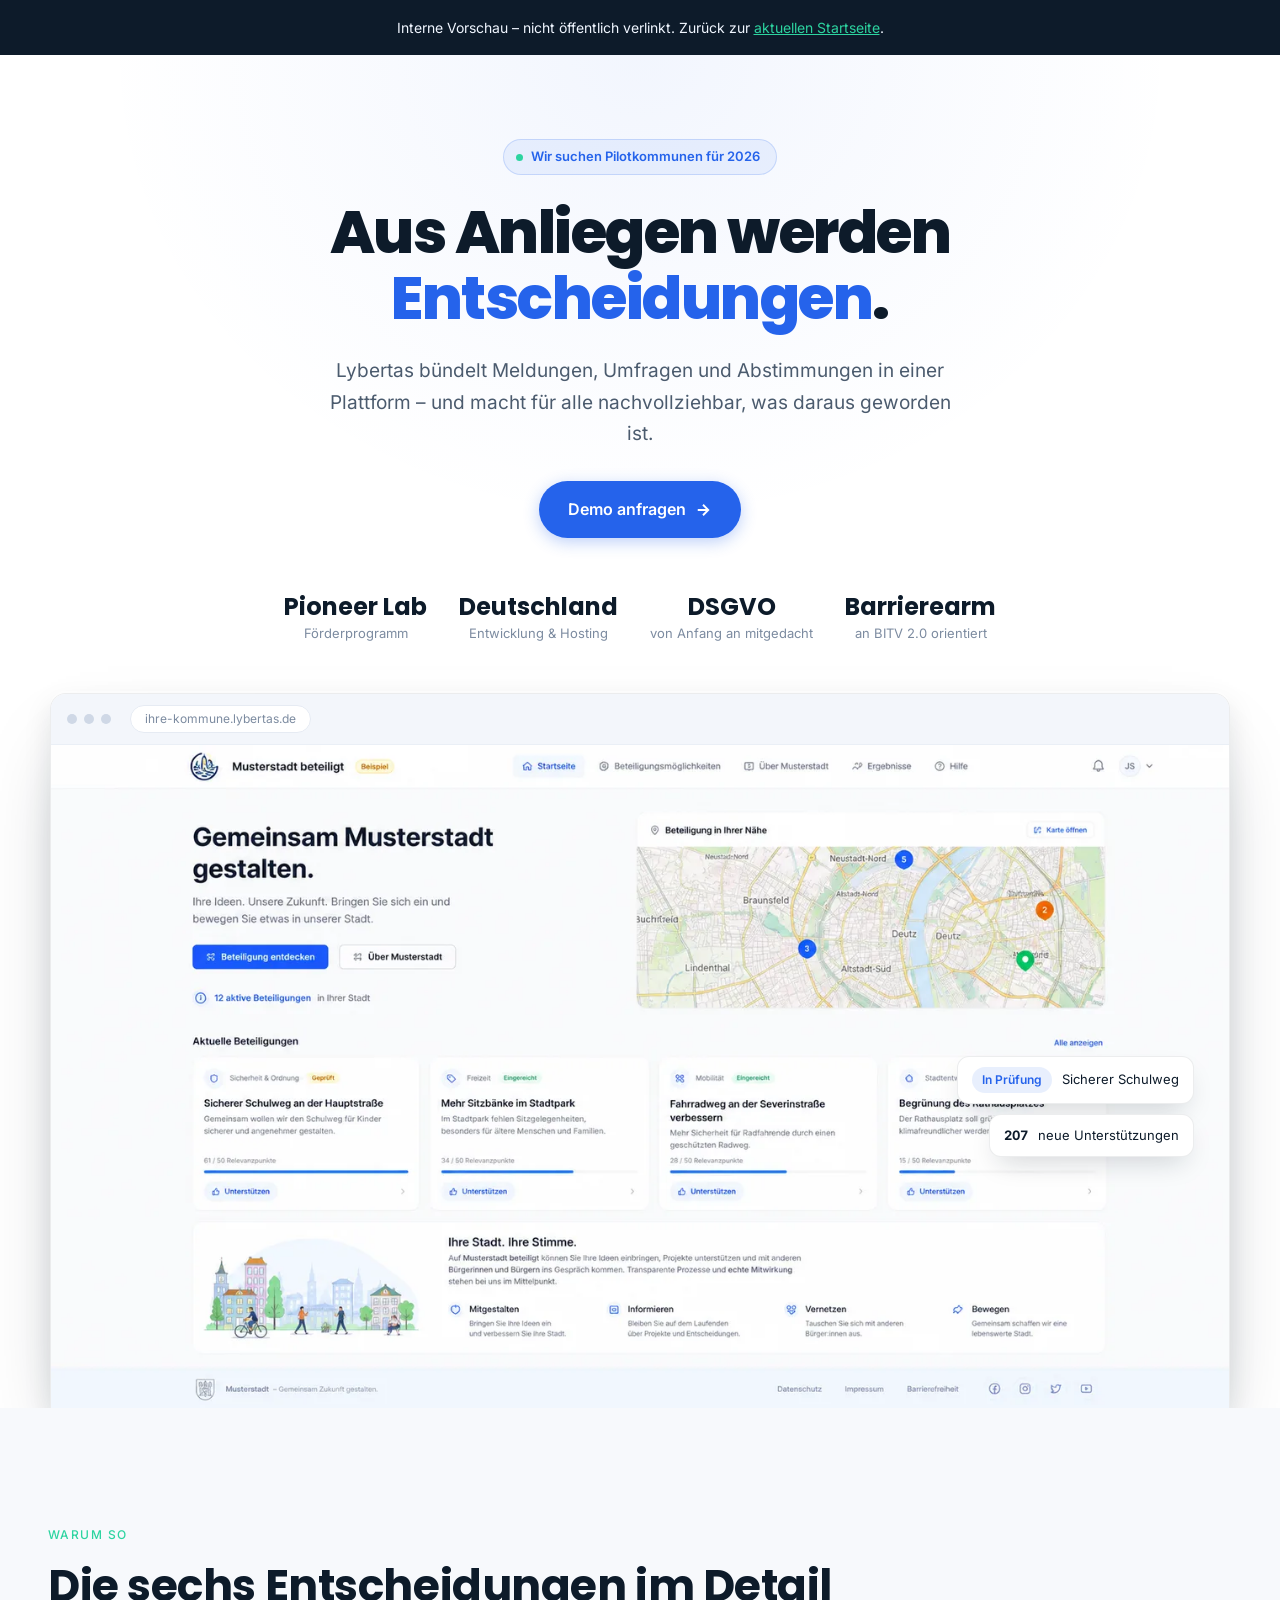
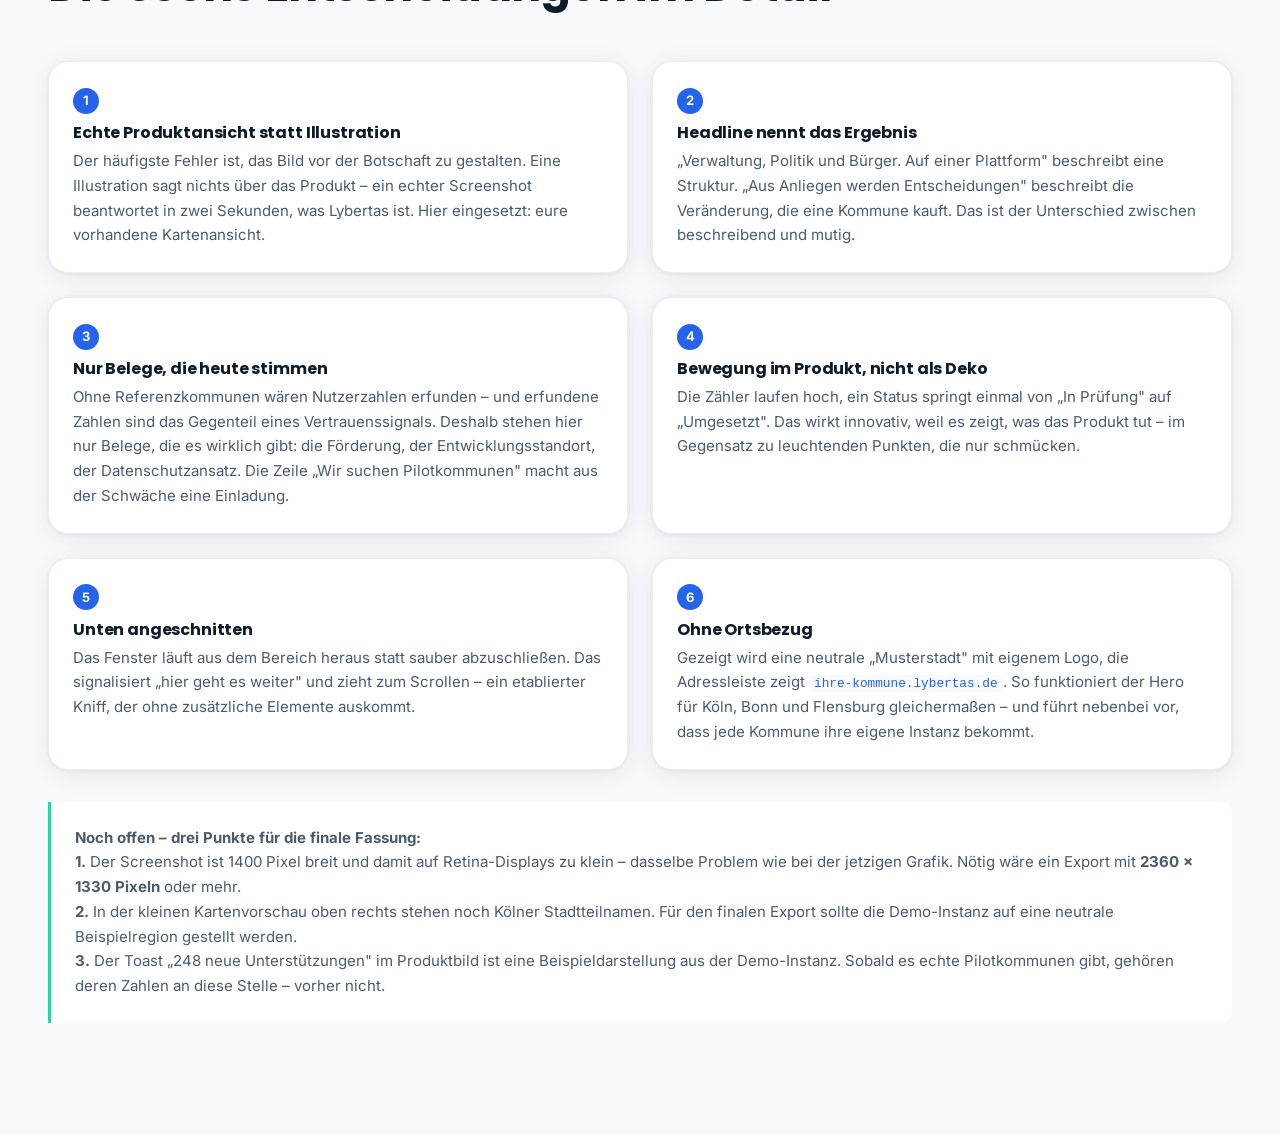
<file: hero-vorschau.html>
<!DOCTYPE html>
<html lang="de">
<head>
  <meta charset="UTF-8" />
  <meta name="viewport" content="width=device-width, initial-scale=1.0" />
  <title>Hero-Vorschau – Lybertas</title>

  <!-- Interne Vorschau: nicht in der Navigation verlinkt, nicht für Suchmaschinen -->
  <meta name="robots" content="noindex, nofollow" />

  <link rel="icon" type="image/svg+xml" href="./assets/logo-mark.svg" />
  <!-- Schriften lokal eingebunden – keine Verbindung zu Google -->
  <link rel="preload" href="./assets/fonts/inter-latin.woff2" as="font" type="font/woff2" crossorigin />
  <link rel="stylesheet" href="./assets/fonts/fonts.css" />

  <!-- Design-Tokens und Basis aus der Hauptseite übernehmen -->
  <link rel="stylesheet" href="./styles.css" />

  <style>
    /* ============================================================
       HERO-VORSCHAU
       Umsetzung der Analyse: echte Produktansicht statt Illustration,
       ergebnisorientierte Headline, ein CTA, belegbare Vertrauens-
       signale über der Falz, Bewegung im Produkt statt Dekoration.
    ============================================================ */

    .vhero {
      position: relative;
      overflow: hidden;
      padding-top: var(--space-3xl);
      background:
        radial-gradient(60% 50% at 50% 0%, rgba(37, 99, 235, 0.06) 0%, transparent 70%),
        var(--color-bg);
    }

    .vhero__inner {
      display: flex;
      flex-direction: column;
      align-items: center;
      text-align: center;
    }

    /* ---- Vertrauenssignal als Erstes: konkreter Stand statt Floskel ---- */
    .vhero__eyebrow {
      display: inline-flex;
      align-items: center;
      gap: 0.55rem;
      padding: 0.4rem 1rem 0.4rem 0.75rem;
      border-radius: var(--radius-full);
      background: rgba(37, 99, 235, 0.07);
      border: 1px solid rgba(37, 99, 235, 0.18);
      font-size: 0.8125rem;
      font-weight: 600;
      color: var(--color-blue-dark);
      margin-bottom: var(--space-lg);
    }

    .vhero__eyebrow::before {
      content: '';
      width: 7px;
      height: 7px;
      border-radius: 50%;
      background: var(--color-accent);
      animation: pulse 2.4s ease-in-out infinite;
    }

    /* ---- Headline: benennt das Ergebnis, nicht die Struktur ---- */
    .vhero__headline {
      font-family: var(--font-display);
      font-size: clamp(2.25rem, 5.2vw, 3.75rem);
      font-weight: 800;
      line-height: 1.1;
      letter-spacing: -0.025em;
      color: var(--color-text-primary);
      max-width: 18ch;
    }

    .vhero__headline em {
      font-style: normal;
      color: var(--color-blue-dark);
    }

    .vhero__sub {
      max-width: 54ch;
      margin-top: var(--space-lg);
      font-size: clamp(1rem, 1.6vw, 1.1875rem);
      line-height: 1.65;
      color: var(--color-text-secondary);
    }

    /* ---- Genau ein Button ---- */
    .vhero__cta {
      margin-top: var(--space-xl);
    }

    /* ---- Belegbare Zahlen statt allgemeiner Siegel ---- */
    .vhero__proof {
      display: flex;
      flex-wrap: wrap;
      justify-content: center;
      gap: var(--space-xl);
      margin-top: var(--space-xl);
      padding-top: var(--space-lg);
    }

    .vproof {
      display: flex;
      flex-direction: column;
      align-items: center;
      min-width: 120px;
    }

    .vproof__value {
      font-family: var(--font-display);
      font-size: 1.5rem;
      font-weight: 700;
      color: var(--color-text-primary);
      line-height: 1.1;
      font-variant-numeric: tabular-nums;
    }

    .vproof__label {
      font-size: 0.8125rem;
      color: var(--color-text-muted);
      margin-top: 0.2rem;
    }

    /* ============================================================
       PRODUKTANSICHT: echtes Interface, unten angeschnitten
    ============================================================ */
    .vshot {
      position: relative;
      width: 100%;
      max-width: 1180px;
      margin: var(--space-2xl) auto 0;
      border-radius: 16px 16px 0 0;
      overflow: hidden;
      background: #fff;
      border: 1px solid var(--color-border-subtle);
      border-bottom: none;
      box-shadow: 0 -2px 0 rgba(255,255,255,.6),
                  0 40px 80px -30px rgba(13, 27, 42, 0.35),
                  0 12px 28px rgba(13, 27, 42, 0.10);
    }

    .vshot__bar {
      display: flex;
      align-items: center;
      gap: 7px;
      padding: 11px 16px;
      background: #f3f6fb;
      border-bottom: 1px solid #eaeff6;
    }

    .vshot__dot { width: 10px; height: 10px; border-radius: 50%; background: #cfd8e6; }

    .vshot__url {
      margin-left: 12px;
      padding: 3px 14px;
      background: #fff;
      border: 1px solid #e6ebf3;
      border-radius: var(--radius-full);
      font-size: 0.75rem;
      color: var(--color-text-muted);
    }

    .vshot__body { position: relative; }

    .vshot__img { display: block; width: 100%; height: auto; }

    /* ---- Bewegung im Produkt: Statuswechsel und Zaehler ---- */
    .vshot__live {
      position: absolute;
      right: 3%;
      top: 47%;
      display: flex;
      flex-direction: column;
      gap: 10px;
      align-items: flex-end;
    }

    /* Grundzustand ist sichtbar – die Animation blendet nur ein.
       Laeuft sie nicht, ist der Inhalt trotzdem da. */
    .vlive-card {
      display: flex;
      align-items: center;
      gap: 10px;
      padding: 10px 14px;
      background: #fff;
      border: 1px solid var(--color-border-subtle);
      border-radius: 12px;
      box-shadow: 0 12px 28px -10px rgba(13, 27, 42, 0.22);
      font-size: 0.8125rem;
      animation: vliveIn 0.6s ease backwards;
    }

    .vlive-card--1 { animation-delay: 1.1s; }
    .vlive-card--2 { animation-delay: 2.2s; }

    @keyframes vliveIn {
      from { opacity: 0; transform: translateY(8px); }
    }

    .vstatus {
      display: inline-flex;
      align-items: center;
      gap: 6px;
      padding: 3px 10px;
      border-radius: var(--radius-full);
      font-size: 0.75rem;
      font-weight: 600;
      background: rgba(37, 99, 235, 0.10);
      color: var(--color-blue-dark);
      transition: background 0.4s ease, color 0.4s ease;
    }

    /* Statuswechsel: In Pruefung -> Umgesetzt (per Skript gesetzt) */
    .vstatus.is-done {
      background: rgba(45, 212, 160, 0.16);
      color: var(--color-accent-dark);
    }

    .vcount {
      font-weight: 700;
      color: var(--color-text-primary);
      font-variant-numeric: tabular-nums;
    }

    /* ============================================================
       ERLAEUTERUNG UNTER DER VORSCHAU
    ============================================================ */
    .vnotes { background: var(--color-bg-alt); padding: var(--space-4xl) 0; }

    .vnotes__grid {
      display: grid;
      grid-template-columns: 1fr;
      gap: var(--space-lg);
      margin-top: var(--space-2xl);
    }

    @media (min-width: 860px) {
      .vnotes__grid { grid-template-columns: repeat(2, 1fr); }
    }

    .vnote {
      background: #fff;
      border: 1px solid var(--color-border-subtle);
      border-radius: var(--radius-lg);
      padding: var(--space-lg);
      box-shadow: var(--shadow-card);
    }

    .vnote__num {
      display: inline-flex;
      align-items: center;
      justify-content: center;
      width: 26px; height: 26px;
      border-radius: 50%;
      background: var(--color-blue-dark);
      color: #fff;
      font-size: 0.8125rem;
      font-weight: 700;
      margin-bottom: 0.6rem;
    }

    .vnote h3 {
      font-size: 1rem;
      font-weight: 700;
      margin-bottom: 0.4rem;
      color: var(--color-text-primary);
    }

    .vnote p { font-size: 0.9375rem; color: var(--color-text-secondary); }

    .vnote code {
      font-size: 0.85em;
      background: var(--color-bg-alt);
      padding: 1px 5px;
      border-radius: 4px;
      color: var(--color-blue-dark);
    }

    .vhint {
      margin-top: var(--space-xl);
      padding: var(--space-lg);
      border-left: 3px solid var(--color-accent);
      background: #fff;
      border-radius: 0 var(--radius-md) var(--radius-md) 0;
      font-size: 0.9375rem;
      color: var(--color-text-secondary);
    }

    .vbanner {
      background: var(--color-navy);
      color: var(--color-text-on-dark);
      padding: var(--space-md) 0;
      font-size: 0.875rem;
      text-align: center;
    }

    .vbanner a { color: var(--color-accent); text-decoration: underline; }

    /* ---- Mobil: Ausschnitt statt geschrumpfter Gesamtansicht ----
       Eine komplette Desktop-Oberflaeche auf 400 Pixel Breite ist
       unlesbar. Deshalb wird hier in den linken Teil hineingezoomt. */
    @media (max-width: 700px) {
      .vshot { border-radius: 14px 14px 0 0; }

      .vshot__body {
        overflow: hidden;
        max-height: 62vh;
      }

      .vshot__img {
        width: 215%;
        max-width: none;
      }

      .vshot__live {
        right: auto;
        left: 4%;
        top: auto;
        bottom: 6%;
        align-items: flex-start;
      }

      .vlive-card { font-size: 0.75rem; padding: 8px 12px; }
    }

    @media (prefers-reduced-motion: reduce) {
      .vlive-card { animation: none; }
    }
  </style>
</head>
<body>

  <div class="vbanner">
    Interne Vorschau – nicht öffentlich verlinkt. Zurück zur <a href="./index.html">aktuellen Startseite</a>.
  </div>

  <!-- ============================================================
    HERO-VORSCHLAG
  ============================================================ -->
  <section class="vhero">
    <div class="container vhero__inner">

      <!-- Vertrauenssignal ganz oben: ehrlicher Stand statt erfundener Referenz -->
      <span class="vhero__eyebrow">Wir suchen Pilotkommunen für 2026</span>

      <h1 class="vhero__headline">
        Aus Anliegen werden <em>Entscheidungen</em>.
      </h1>

      <p class="vhero__sub">
        Lybertas bündelt Meldungen, Umfragen und Abstimmungen in einer Plattform –
        und macht für alle nachvollziehbar, was daraus geworden ist.
      </p>

      <div class="vhero__cta">
        <a href="./index.html#kontakt" class="btn btn-primary btn-large">
          <span>Demo anfragen</span>
          <svg width="18" height="18" viewBox="0 0 24 24" fill="none" stroke="currentColor" stroke-width="2.5" aria-hidden="true"><path d="M5 12h14M12 5l7 7-7 7"/></svg>
        </a>
      </div>

      <!-- Nur Belege, die heute schon stimmen. Keine Referenzzahlen,
           solange es keine Referenzkommunen gibt. -->
      <div class="vhero__proof">
        <div class="vproof">
          <span class="vproof__value">Pioneer Lab</span>
          <span class="vproof__label">Förderprogramm</span>
        </div>
        <div class="vproof">
          <span class="vproof__value">Deutschland</span>
          <span class="vproof__label">Entwicklung &amp; Hosting</span>
        </div>
        <div class="vproof">
          <span class="vproof__value">DSGVO</span>
          <span class="vproof__label">von Anfang an mitgedacht</span>
        </div>
        <div class="vproof">
          <span class="vproof__value">Barrierearm</span>
          <span class="vproof__label">an BITV 2.0 orientiert</span>
        </div>
      </div>

    </div>

    <!-- Echte Produktansicht, unten angeschnitten -->
    <div class="container">
      <figure class="vshot">
        <div class="vshot__bar" aria-hidden="true">
          <span class="vshot__dot"></span><span class="vshot__dot"></span><span class="vshot__dot"></span>
          <span class="vshot__url">ihre-kommune.lybertas.de</span>
        </div>
        <div class="vshot__body">
          <img class="vshot__img" src="./assets/screenshots/personalisierung.webp"
               alt="Lybertas in einer Beispielkommune: Startseite mit aktuellen Beteiligungen, Karte und Unterstützungsständen"
               width="1400" height="788" loading="eager" />

          <!-- Bewegung im echten Interface statt Deko-Grafik -->
          <div class="vshot__live" aria-hidden="true">
            <div class="vlive-card vlive-card--1">
              <span class="vstatus" id="vstatus">In Prüfung</span>
              <span>Sicherer Schulweg</span>
            </div>
            <div class="vlive-card vlive-card--2">
              <span class="vcount" data-count-to="248">0</span>
              <span>neue Unterstützungen</span>
            </div>
          </div>
        </div>
      </figure>
    </div>
  </section>


  <!-- ============================================================
    ERLAEUTERUNG DER ENTSCHEIDUNGEN
  ============================================================ -->
  <section class="vnotes">
    <div class="container">
      <div class="section-label">Warum so</div>
      <h2 class="section-title" style="text-align:left">Die sechs Entscheidungen im Detail</h2>

      <div class="vnotes__grid">

        <article class="vnote">
          <span class="vnote__num">1</span>
          <h3>Echte Produktansicht statt Illustration</h3>
          <p>Der häufigste Fehler ist, das Bild vor der Botschaft zu gestalten. Eine Illustration sagt nichts über das Produkt – ein echter Screenshot beantwortet in zwei Sekunden, was Lybertas ist. Hier eingesetzt: eure vorhandene Kartenansicht.</p>
        </article>

        <article class="vnote">
          <span class="vnote__num">2</span>
          <h3>Headline nennt das Ergebnis</h3>
          <p>„Verwaltung, Politik und Bürger. Auf einer Plattform" beschreibt eine Struktur. „Aus Anliegen werden Entscheidungen" beschreibt die Veränderung, die eine Kommune kauft. Das ist der Unterschied zwischen beschreibend und mutig.</p>
        </article>

        <article class="vnote">
          <span class="vnote__num">3</span>
          <h3>Nur Belege, die heute stimmen</h3>
          <p>Ohne Referenzkommunen wären Nutzerzahlen erfunden – und erfundene Zahlen sind das Gegenteil eines Vertrauenssignals. Deshalb stehen hier nur Belege, die es wirklich gibt: die Förderung, der Entwicklungsstandort, der Datenschutzansatz. Die Zeile „Wir suchen Pilotkommunen" macht aus der Schwäche eine Einladung.</p>
        </article>

        <article class="vnote">
          <span class="vnote__num">4</span>
          <h3>Bewegung im Produkt, nicht als Deko</h3>
          <p>Die Zähler laufen hoch, ein Status springt einmal von „In Prüfung" auf „Umgesetzt". Das wirkt innovativ, weil es zeigt, was das Produkt tut – im Gegensatz zu leuchtenden Punkten, die nur schmücken.</p>
        </article>

        <article class="vnote">
          <span class="vnote__num">5</span>
          <h3>Unten angeschnitten</h3>
          <p>Das Fenster läuft aus dem Bereich heraus statt sauber abzuschließen. Das signalisiert „hier geht es weiter" und zieht zum Scrollen – ein etablierter Kniff, der ohne zusätzliche Elemente auskommt.</p>
        </article>

        <article class="vnote">
          <span class="vnote__num">6</span>
          <h3>Ohne Ortsbezug</h3>
          <p>Gezeigt wird eine neutrale „Musterstadt" mit eigenem Logo, die Adressleiste zeigt <code>ihre-kommune.lybertas.de</code>. So funktioniert der Hero für Köln, Bonn und Flensburg gleichermaßen – und führt nebenbei vor, dass jede Kommune ihre eigene Instanz bekommt.</p>
        </article>

      </div>

      <p class="vhint">
        <strong>Noch offen – drei Punkte für die finale Fassung:</strong><br />
        <strong>1.</strong> Der Screenshot ist 1400 Pixel breit und damit auf Retina-Displays
        zu klein – dasselbe Problem wie bei der jetzigen Grafik. Nötig wäre ein Export mit
        <strong>2360 × 1330 Pixeln</strong> oder mehr.<br />
        <strong>2.</strong> In der kleinen Kartenvorschau oben rechts stehen noch Kölner
        Stadtteilnamen. Für den finalen Export sollte die Demo-Instanz auf eine neutrale
        Beispielregion gestellt werden.<br />
        <strong>3.</strong> Der Toast „248 neue Unterstützungen" im Produktbild ist eine
        Beispieldarstellung aus der Demo-Instanz. Sobald es echte Pilotkommunen gibt,
        gehören deren Zahlen an diese Stelle – vorher nicht.
      </p>
    </div>
  </section>

  <script>
    /* Zähler hochlaufen lassen, sobald sie im Blick sind */
    (function () {
      var reduced = window.matchMedia('(prefers-reduced-motion: reduce)').matches;
      var targets = document.querySelectorAll('[data-count-to]');

      function run(el) {
        var to = parseInt(el.getAttribute('data-count-to'), 10);
        if (reduced) { el.textContent = to.toLocaleString('de-DE'); return; }
        var start = performance.now(), dur = 1400;
        function step(now) {
          // Fortschritt hart auf 0..1 begrenzen – sonst kann die Zeitquelle
          // negative Werte liefern und der Zähler läuft ins Minus
          var p = Math.min(Math.max((now - start) / dur, 0), 1);
          var eased = 1 - Math.pow(1 - p, 3);
          el.textContent = Math.round(to * eased).toLocaleString('de-DE');
          if (p < 1) requestAnimationFrame(step);
        }
        requestAnimationFrame(step);
      }

      if (!('IntersectionObserver' in window)) {
        targets.forEach(run);
        return;
      }

      var io = new IntersectionObserver(function (entries) {
        entries.forEach(function (e) {
          if (e.isIntersecting) { run(e.target); io.unobserve(e.target); }
        });
      }, { threshold: 0.4 });

      targets.forEach(function (el) { io.observe(el); });

      // Sicherheitsnetz: Endwert direkt setzen, falls Beobachter oder
      // Animation nicht laufen. Zahlen duerfen nie auf 0 stehen bleiben.
      setTimeout(function () {
        targets.forEach(function (el) {
          if (el.textContent === '0') {
            el.textContent = parseInt(el.getAttribute('data-count-to'), 10).toLocaleString('de-DE');
          }
        });
      }, 2500);
    })();

    /* Statuswechsel im Produkt: In Prüfung -> Umgesetzt */
    (function () {
      if (window.matchMedia('(prefers-reduced-motion: reduce)').matches) return;
      var el = document.getElementById('vstatus');
      if (!el) return;
      setTimeout(function () {
        el.textContent = 'Umgesetzt';
        el.classList.add('is-done');
      }, 3200);
    })();
  </script>

</body>
</html>
</file>
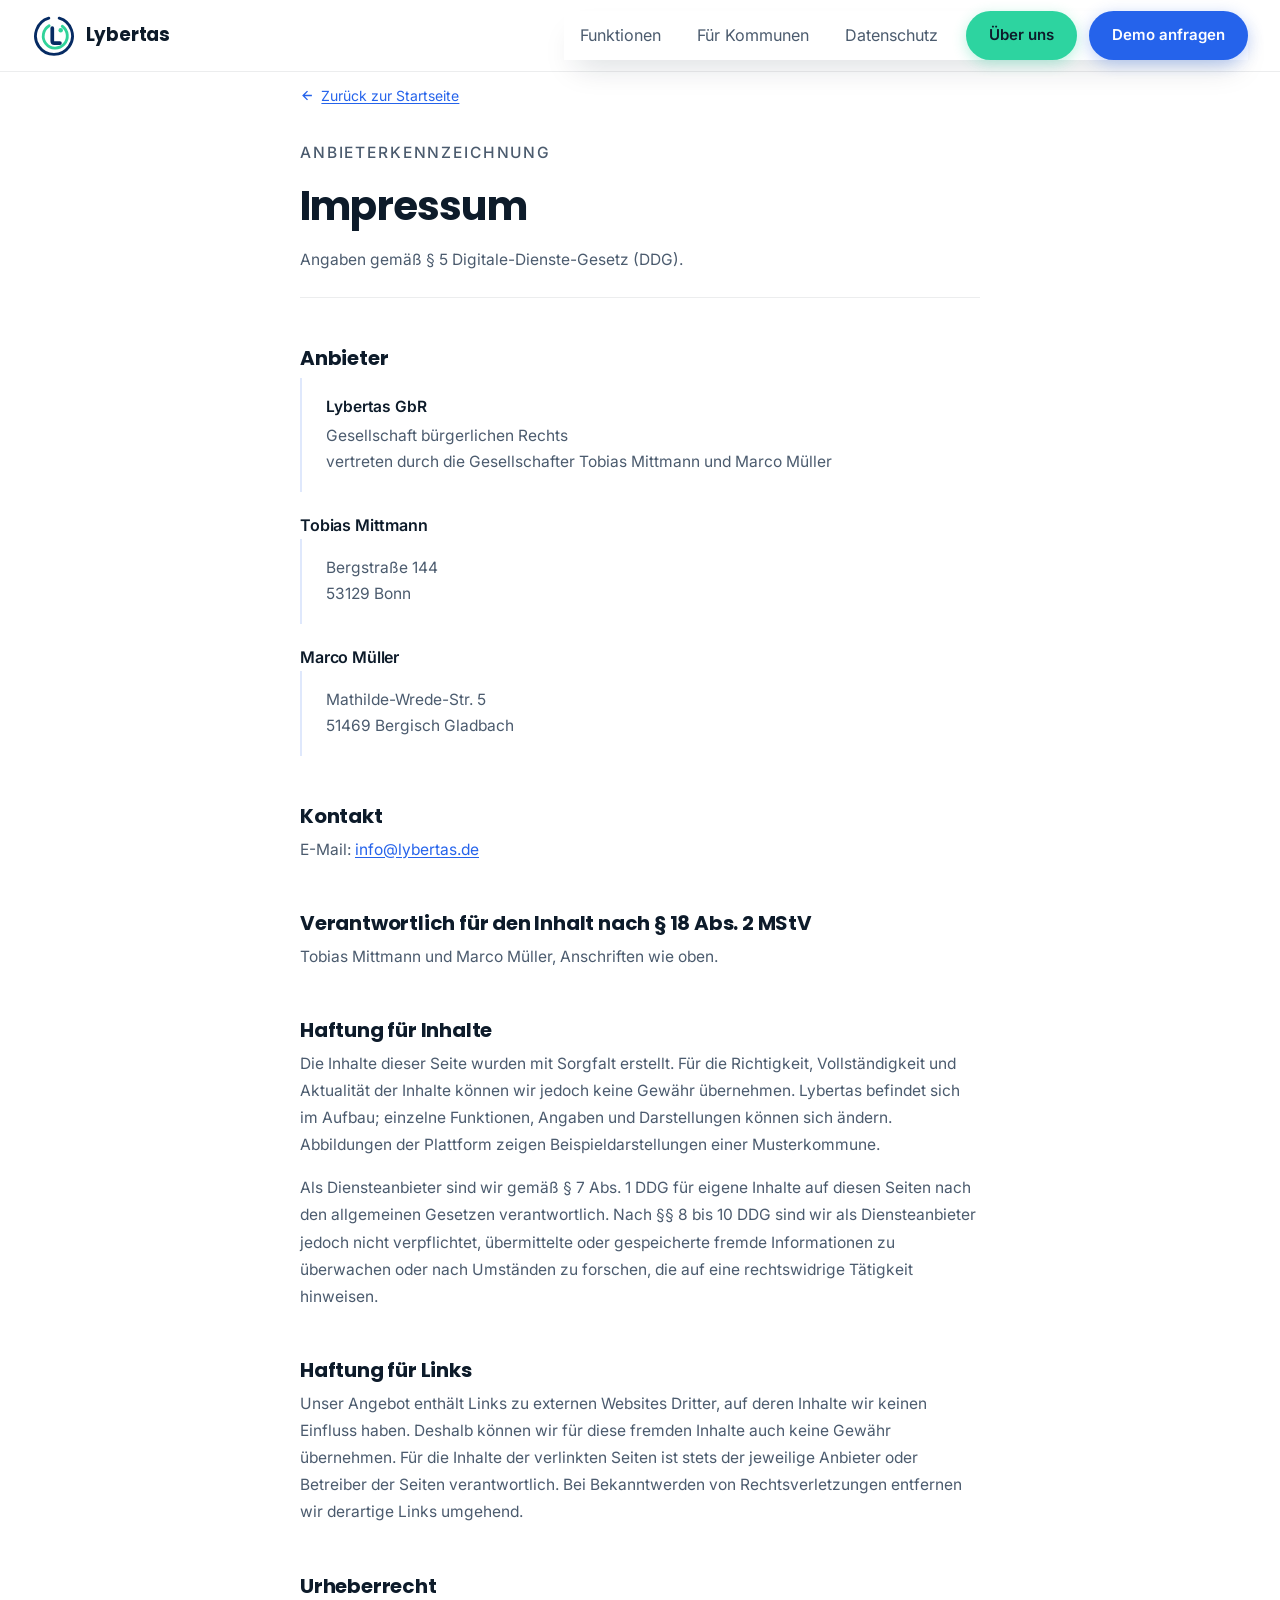
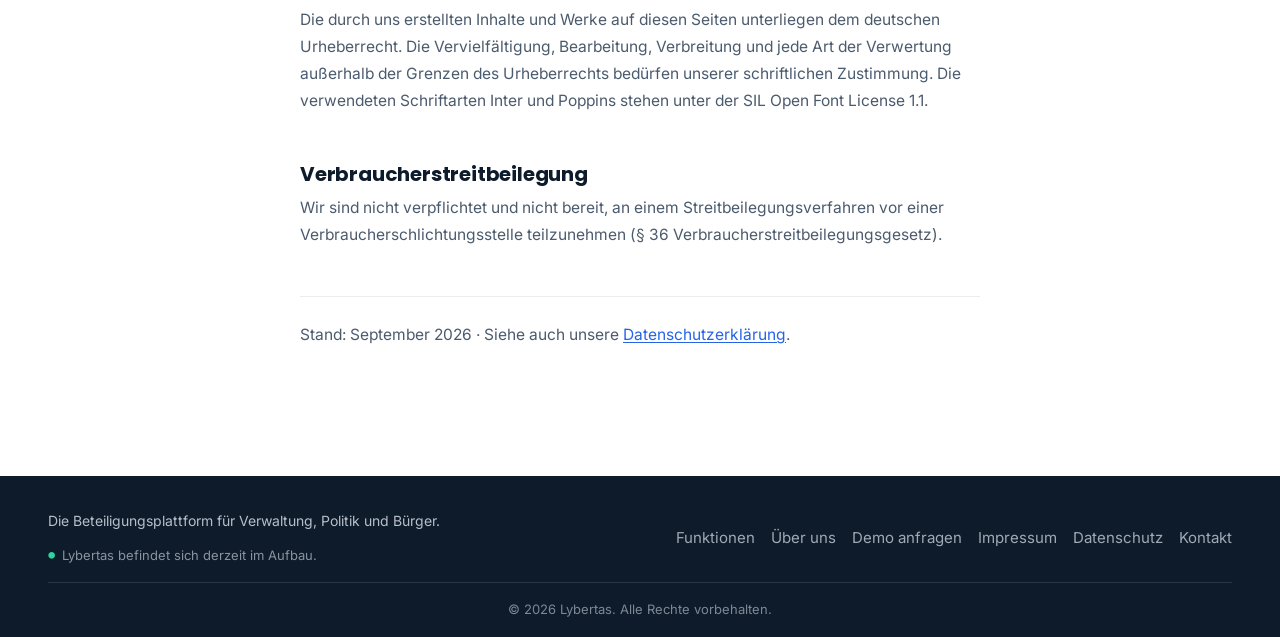
<file: impressum.html>
<!DOCTYPE html>
<html lang="de">
<head>
  <meta charset="UTF-8" />
  <meta name="viewport" content="width=device-width, initial-scale=1.0" />

  <title>Impressum – Lybertas</title>
  <meta name="description" content="Impressum und Anbieterkennzeichnung der Lybertas GbR gemäß § 5 DDG." />
  <meta name="robots" content="index, follow" />
  <link rel="canonical" href="https://lybertas.de/impressum.html" />

  <meta property="og:title" content="Impressum – Lybertas" />
  <meta property="og:description" content="Impressum und Anbieterkennzeichnung der Lybertas GbR gemäß § 5 DDG." />
  <meta property="og:image" content="https://lybertas.de/assets/og-banner.jpg" />
  <meta property="og:image:width" content="1200" />
  <meta property="og:image:height" content="630" />
  <meta property="og:url" content="https://lybertas.de/impressum.html" />
  <meta property="og:type" content="website" />
  <meta property="og:locale" content="de_DE" />
  <meta property="og:site_name" content="Lybertas" />

  <link rel="icon" type="image/svg+xml" href="./assets/logo-mark.svg" />
  <link rel="icon" type="image/png" href="./assets/icon.png" />
  <link rel="apple-touch-icon" href="./assets/icon.png" />

  <!-- Schriften lokal eingebunden – keine Verbindung zu Google -->
  <link rel="preload" href="./assets/fonts/inter-latin.woff2" as="font" type="font/woff2" crossorigin />
  <link rel="stylesheet" href="./assets/fonts/fonts.css" />
  <link rel="stylesheet" href="./styles.css" />
</head>
<body>

  <!-- ============================================================
    HEADER
  ============================================================ -->
  <header class="site-header" id="top" role="banner">
    <nav class="nav-container" aria-label="Hauptnavigation">
      <a href="./index.html" class="nav-logo" aria-label="Lybertas Startseite">
        <img src="./assets/logo-mark.svg" alt="Lybertas" class="nav-logo__img" width="44" height="44" loading="eager" />
        <span class="nav-logo__word">Lybertas</span>
      </a>

      <button class="nav-toggle" id="navToggle" aria-label="Menü öffnen" aria-expanded="false" aria-controls="navMenu">
        <span class="nav-toggle__bar"></span>
        <span class="nav-toggle__bar"></span>
        <span class="nav-toggle__bar"></span>
      </button>

      <ul class="nav-menu" id="navMenu" role="list">
        <li><a href="./index.html#funktionen" class="nav-link">Funktionen</a></li>
        <li><a href="./index.html#kommunen" class="nav-link">Für Kommunen</a></li>
        <li><a href="./datenschutz.html" class="nav-link">Datenschutz</a></li>
        <li>
          <a href="./ueber-uns.html" class="btn btn-accent nav-cta nav-cta--about">Über uns</a>
        </li>
        <li>
          <a href="./index.html#kontakt" class="btn btn-primary nav-cta nav-cta--demo">Demo anfragen</a>
        </li>
      </ul>
    </nav>
  </header>

  <main class="legal-page">
    <div class="container">
      <article class="legal">

        <a href="./index.html" class="legal__back">
          <svg width="15" height="15" viewBox="0 0 24 24" fill="none" stroke="currentColor" stroke-width="2.2" aria-hidden="true"><path d="M19 12H5M12 19l-7-7 7-7"/></svg>
          Zurück zur Startseite
        </a>

        <p class="legal__kicker">Anbieterkennzeichnung</p>
        <h1>Impressum</h1>
        <p class="legal__intro">
          Angaben gemäß § 5 Digitale-Dienste-Gesetz (DDG).
        </p>

        <h2>Anbieter</h2>
        <div class="legal__address">
          <strong>Lybertas GbR</strong>
          Gesellschaft bürgerlichen Rechts<br />
          vertreten durch die Gesellschafter Tobias Mittmann und Marco Müller
        </div>

        <h3>Tobias Mittmann</h3>
        <div class="legal__address">
          Bergstraße 144<br />
          53129 Bonn
        </div>

        <h3>Marco Müller</h3>
        <div class="legal__address">
          Mathilde-Wrede-Str. 5<br />
          51469 Bergisch Gladbach
        </div>

        <h2>Kontakt</h2>
        <p>
          E-Mail: <a href="mailto:info@lybertas.de">info@lybertas.de</a>
        </p>

        <!-- ============================================================
          OFFENER PUNKT – Umsatzsteuer-Identifikationsnummer
          Nach § 5 Abs. 1 Nr. 6 DDG ist eine USt-IdNr. anzugeben, SOFERN
          eine vorhanden ist. Liegt keine vor (z. B. als Kleinunternehmer
          nach § 19 UStG), entfaellt die Angabe ersatzlos. Sobald eine
          Nummer erteilt wurde, hier ergaenzen:

          <h2>Umsatzsteuer-Identifikationsnummer</h2>
          <p>USt-IdNr. gemäß § 27 a Umsatzsteuergesetz: DE000000000</p>
        ============================================================ -->

        <h2>Verantwortlich für den Inhalt nach § 18 Abs. 2 MStV</h2>
        <p>
          Tobias Mittmann und Marco Müller, Anschriften wie oben.
        </p>

        <h2>Haftung für Inhalte</h2>
        <p>
          Die Inhalte dieser Seite wurden mit Sorgfalt erstellt. Für die Richtigkeit,
          Vollständigkeit und Aktualität der Inhalte können wir jedoch keine Gewähr
          übernehmen. Lybertas befindet sich im Aufbau; einzelne Funktionen, Angaben und
          Darstellungen können sich ändern. Abbildungen der Plattform zeigen
          Beispieldarstellungen einer Musterkommune.
        </p>
        <p>
          Als Diensteanbieter sind wir gemäß § 7 Abs. 1 DDG für eigene Inhalte auf diesen
          Seiten nach den allgemeinen Gesetzen verantwortlich. Nach §§ 8 bis 10 DDG sind wir
          als Diensteanbieter jedoch nicht verpflichtet, übermittelte oder gespeicherte
          fremde Informationen zu überwachen oder nach Umständen zu forschen, die auf eine
          rechtswidrige Tätigkeit hinweisen.
        </p>

        <h2>Haftung für Links</h2>
        <p>
          Unser Angebot enthält Links zu externen Websites Dritter, auf deren Inhalte wir
          keinen Einfluss haben. Deshalb können wir für diese fremden Inhalte auch keine
          Gewähr übernehmen. Für die Inhalte der verlinkten Seiten ist stets der jeweilige
          Anbieter oder Betreiber der Seiten verantwortlich. Bei Bekanntwerden von
          Rechtsverletzungen entfernen wir derartige Links umgehend.
        </p>

        <h2>Urheberrecht</h2>
        <p>
          Die durch uns erstellten Inhalte und Werke auf diesen Seiten unterliegen dem
          deutschen Urheberrecht. Die Vervielfältigung, Bearbeitung, Verbreitung und jede
          Art der Verwertung außerhalb der Grenzen des Urheberrechts bedürfen unserer
          schriftlichen Zustimmung. Die verwendeten Schriftarten Inter und Poppins stehen
          unter der SIL Open Font License 1.1.
        </p>

        <h2>Verbraucherstreitbeilegung</h2>
        <p>
          Wir sind nicht verpflichtet und nicht bereit, an einem Streitbeilegungsverfahren
          vor einer Verbraucherschlichtungsstelle teilzunehmen (§ 36 Verbraucher­streit­beilegungs­gesetz).
        </p>

        <p class="legal__stand">
          Stand: September 2026 · Siehe auch unsere
          <a href="./datenschutz.html">Datenschutzerklärung</a>.
        </p>

      </article>
    </div>
  </main>

  <!-- ============================================================
    FOOTER
  ============================================================ -->
  <footer class="site-footer" role="contentinfo">
    <div class="container">
      <div class="footer-inner">
        <div class="footer-brand">
          <p class="footer-claim">Die Beteiligungsplattform für Verwaltung, Politik und Bürger.</p>
          <p class="footer-status">Lybertas befindet sich derzeit im Aufbau.</p>
        </div>

        <nav class="footer-nav" aria-label="Footer-Navigation">
          <ul role="list">
            <li><a href="./index.html#funktionen" class="footer-link">Funktionen</a></li>
            <li><a href="./ueber-uns.html" class="footer-link">Über uns</a></li>
            <li><a href="./index.html#kontakt" class="footer-link">Demo anfragen</a></li>
            <li><a href="./impressum.html" class="footer-link">Impressum</a></li>
            <li><a href="./datenschutz.html" class="footer-link">Datenschutz</a></li>
            <li><a href="mailto:info@lybertas.de" class="footer-link">Kontakt</a></li>
          </ul>
        </nav>
      </div>

      <div class="footer-bottom">
        <p>&copy; <span id="footerYear"></span> Lybertas. Alle Rechte vorbehalten.</p>
      </div>
    </div>
  </footer>

  <script src="./script.js"></script>

</body>
</html>
</file>
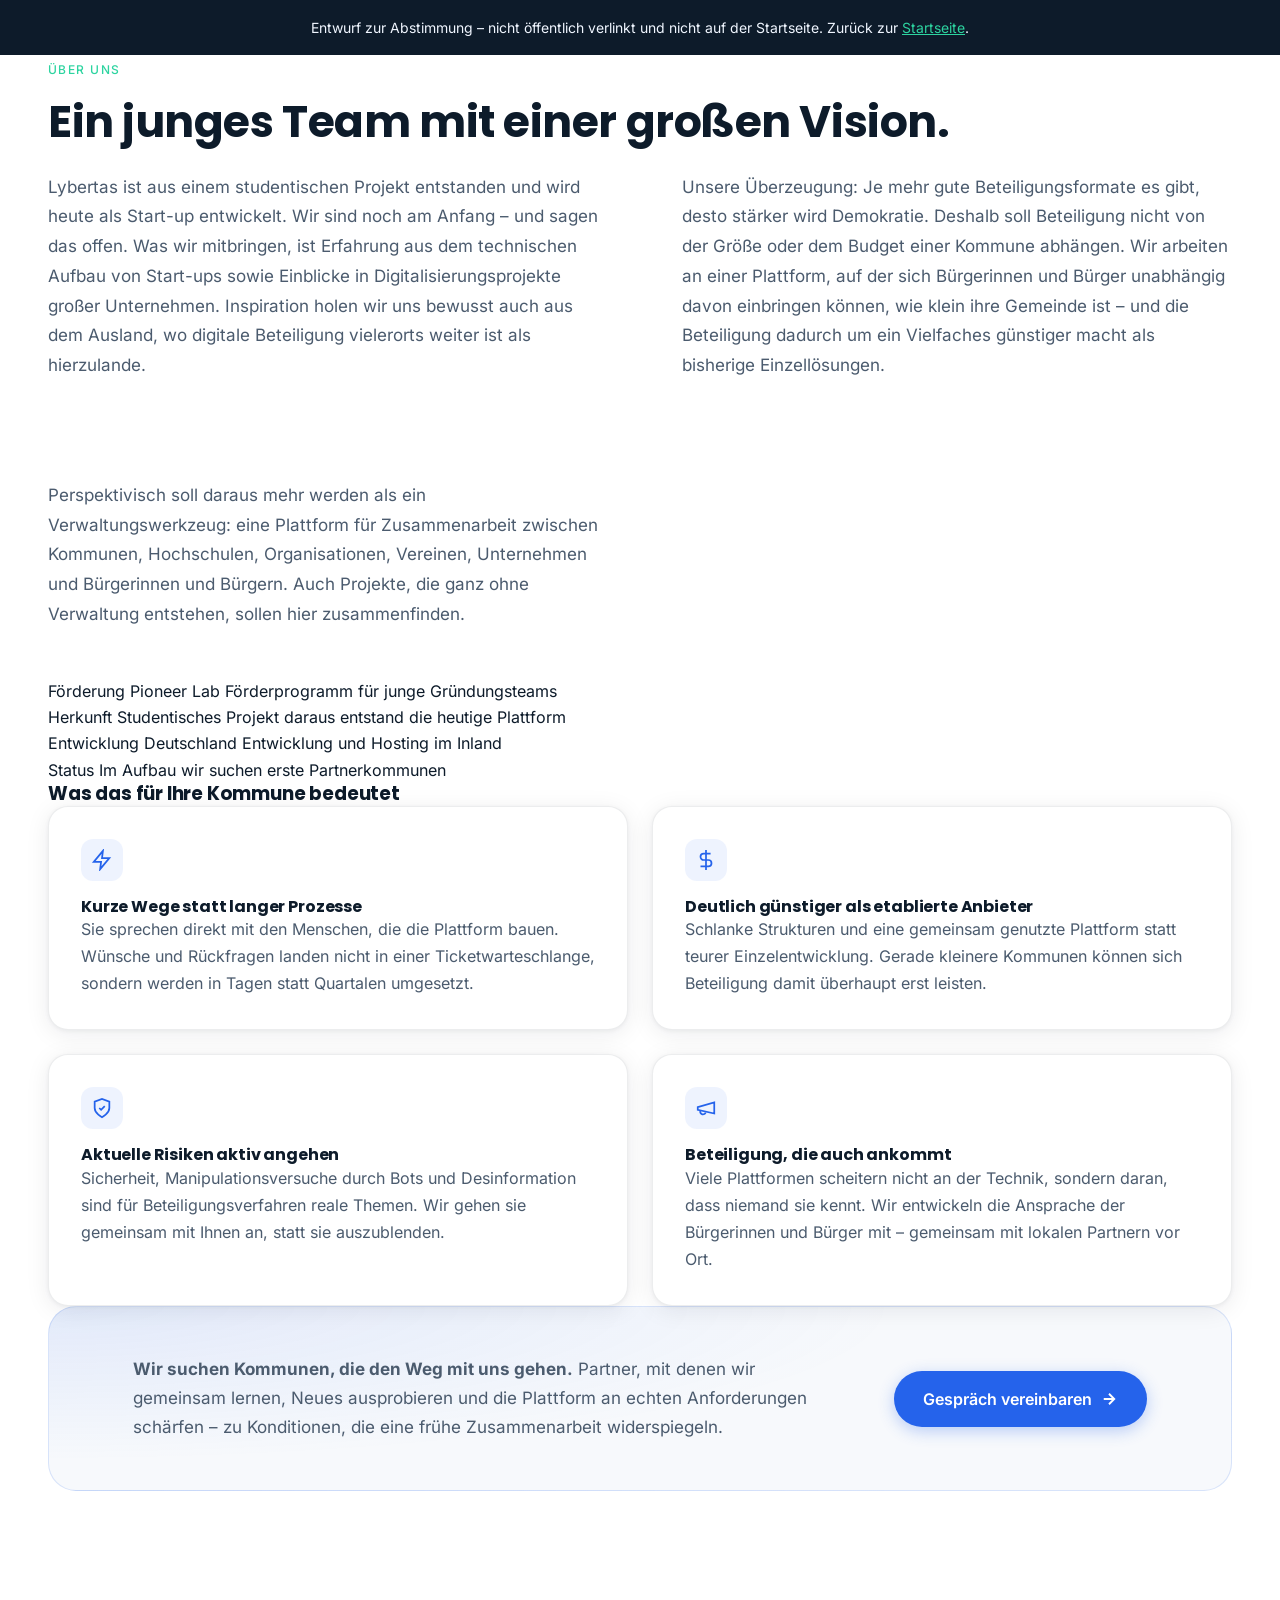
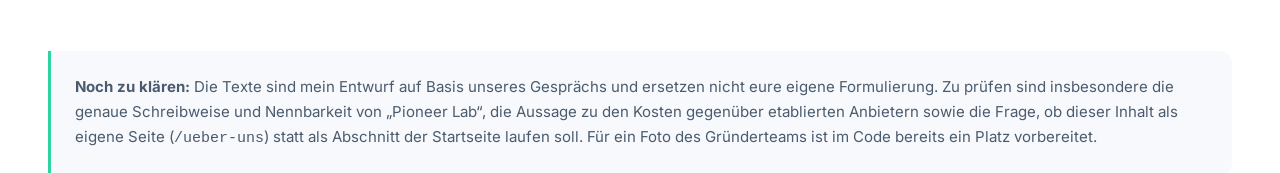
<file: ueber-uns-entwurf.html>
<!DOCTYPE html>
<html lang="de">
<head>
  <meta charset="UTF-8" />
  <meta name="viewport" content="width=device-width, initial-scale=1.0" />
  <title>Über uns – Entwurf | Lybertas</title>

  <!-- Interner Entwurf: nicht verlinkt, nicht fuer Suchmaschinen -->
  <meta name="robots" content="noindex, nofollow" />

  <link rel="icon" type="image/svg+xml" href="./assets/logo-mark.svg" />
  <!-- Schriften lokal eingebunden – keine Verbindung zu Google -->
  <link rel="preload" href="./assets/fonts/inter-latin.woff2" as="font" type="font/woff2" crossorigin />
  <link rel="stylesheet" href="./assets/fonts/fonts.css" />
  <link rel="stylesheet" href="./styles.css" />

  <style>
    .draft-banner {
      background: var(--color-navy);
      color: var(--color-text-on-dark);
      padding: var(--space-md) 0;
      font-size: 0.875rem;
      text-align: center;
    }
    .draft-banner a { color: var(--color-accent); text-decoration: underline; }
    .draft-note {
      max-width: var(--container-max);
      margin: var(--space-2xl) auto 0;
      padding: var(--space-lg);
      border-left: 3px solid var(--color-accent);
      background: var(--color-bg-alt);
      border-radius: 0 var(--radius-md) var(--radius-md) 0;
      font-size: 0.9375rem;
      color: var(--color-text-secondary);
    }
    @media (min-width: 1024px) { .draft-note { margin-inline: auto; width: calc(100% - 6rem); } }
  </style>
</head>
<body>

  <div class="draft-banner">
    Entwurf zur Abstimmung – nicht öffentlich verlinkt und nicht auf der Startseite.
    Zurück zur <a href="./index.html">Startseite</a>.
  </div>

  <main>
  <!-- ============================================================
    ÜBER UNS
    Bewusst offen formuliert: Wir haben noch keine Referenzkommunen,
    also wird auch keine behauptet. Vertrauen entsteht hier über
    Herkunft, Förderung, Haltung und ein klares Angebot an frühe
    Partner – nicht über erfundene Zahlen.
  ============================================================ -->
  <section class="about-section" id="ueber-uns" aria-labelledby="aboutTitle">
    <div class="container">

      <div class="about-head">
        <div class="section-label" aria-hidden="true">Über uns</div>
        <h2 class="section-title" id="aboutTitle">Ein junges Team mit einer großen Vision.</h2>
      </div>

      <div class="about-grid">

        <div class="about-story">
          <p class="about-lead">
            Lybertas ist aus einem studentischen Projekt entstanden und wird heute als
            Start-up entwickelt. Wir sind noch am Anfang – und sagen das offen. Was wir
            mitbringen, ist Erfahrung aus dem technischen Aufbau von Start-ups sowie
            Einblicke in Digitalisierungsprojekte großer Unternehmen. Inspiration holen
            wir uns bewusst auch aus dem Ausland, wo digitale Beteiligung vielerorts
            weiter ist als hierzulande.
          </p>

          <p class="about-text">
            Unsere Überzeugung: Je mehr gute Beteiligungsformate es gibt, desto stärker
            wird Demokratie. Deshalb soll Beteiligung nicht von der Größe oder dem Budget
            einer Kommune abhängen. Wir arbeiten an einer Plattform, auf der sich
            Bürgerinnen und Bürger unabhängig davon einbringen können, wie klein ihre
            Gemeinde ist – und die Beteiligung dadurch um ein Vielfaches günstiger macht
            als bisherige Einzellösungen.
          </p>

          <p class="about-text">
            Perspektivisch soll daraus mehr werden als ein Verwaltungswerkzeug: eine
            Plattform für Zusammenarbeit zwischen Kommunen, Hochschulen, Organisationen,
            Vereinen, Unternehmen und Bürgerinnen und Bürgern. Auch Projekte, die ganz
            ohne Verwaltung entstehen, sollen hier zusammenfinden.
          </p>

          <!-- ============================================================
            TEAM-FOTO:
            Hier ein gemeinsames Foto des Gründerteams einsetzen.
            Empfohlen: 1200 x 800 Pixel, als team.webp unter ./assets/.
            Solange kein Foto vorliegt, bleibt dieser Block ausgeblendet.
          ============================================================ -->
          <!--
          <figure class="about-team">
            <img src="./assets/team.webp" alt="Das Gründerteam von Lybertas"
                 width="1200" height="800" loading="lazy" />
            <figcaption>Das Gründerteam von Lybertas</figcaption>
          </figure>
          -->
        </div>

        <aside class="about-facts" aria-label="Fakten über Lybertas">
          <div class="about-fact">
            <span class="about-fact__label">Förderung</span>
            <span class="about-fact__value">Pioneer Lab</span>
            <span class="about-fact__note">Förderprogramm für junge Gründungsteams</span>
          </div>
          <div class="about-fact">
            <span class="about-fact__label">Herkunft</span>
            <span class="about-fact__value">Studentisches Projekt</span>
            <span class="about-fact__note">daraus entstand die heutige Plattform</span>
          </div>
          <div class="about-fact">
            <span class="about-fact__label">Entwicklung</span>
            <span class="about-fact__value">Deutschland</span>
            <span class="about-fact__note">Entwicklung und Hosting im Inland</span>
          </div>
          <div class="about-fact">
            <span class="about-fact__label">Status</span>
            <span class="about-fact__value">Im Aufbau</span>
            <span class="about-fact__note">wir suchen erste Partnerkommunen</span>
          </div>
        </aside>

      </div>

      <!-- Was die frühe Phase für Kommunen konkret bedeutet -->
      <h3 class="about-why">Was das für Ihre Kommune bedeutet</h3>

      <div class="about-benefits" role="list">

        <article class="about-benefit" role="listitem">
          <div class="about-benefit__icon" aria-hidden="true">
            <svg width="22" height="22" viewBox="0 0 24 24" fill="none" stroke="currentColor" stroke-width="1.9"><path d="M13 2L3 14h8l-1 8 10-12h-8l1-8z"/></svg>
          </div>
          <h4>Kurze Wege statt langer Prozesse</h4>
          <p>
            Sie sprechen direkt mit den Menschen, die die Plattform bauen. Wünsche und
            Rückfragen landen nicht in einer Ticketwarteschlange, sondern werden in Tagen
            statt Quartalen umgesetzt.
          </p>
        </article>

        <article class="about-benefit" role="listitem">
          <div class="about-benefit__icon" aria-hidden="true">
            <svg width="22" height="22" viewBox="0 0 24 24" fill="none" stroke="currentColor" stroke-width="1.9"><path d="M12 1v22M17 5H9.5a3.5 3.5 0 000 7h5a3.5 3.5 0 010 7H6"/></svg>
          </div>
          <h4>Deutlich günstiger als etablierte Anbieter</h4>
          <p>
            Schlanke Strukturen und eine gemeinsam genutzte Plattform statt teurer
            Einzelentwicklung. Gerade kleinere Kommunen können sich Beteiligung damit
            überhaupt erst leisten.
          </p>
        </article>

        <article class="about-benefit" role="listitem">
          <div class="about-benefit__icon" aria-hidden="true">
            <svg width="22" height="22" viewBox="0 0 24 24" fill="none" stroke="currentColor" stroke-width="1.9"><path d="M12 22s8-4 8-10V5l-8-3-8 3v7c0 6 8 10 8 10z"/><path d="M9 12l2 2 4-4"/></svg>
          </div>
          <h4>Aktuelle Risiken aktiv angehen</h4>
          <p>
            Sicherheit, Manipulationsversuche durch Bots und Desinformation sind für
            Beteiligungsverfahren reale Themen. Wir gehen sie gemeinsam mit Ihnen an,
            statt sie auszublenden.
          </p>
        </article>

        <article class="about-benefit" role="listitem">
          <div class="about-benefit__icon" aria-hidden="true">
            <svg width="22" height="22" viewBox="0 0 24 24" fill="none" stroke="currentColor" stroke-width="1.9"><path d="M3 11l18-5v12L3 14v-3z"/><path d="M11.6 16.8a3 3 0 11-5.8-1.6"/></svg>
          </div>
          <h4>Beteiligung, die auch ankommt</h4>
          <p>
            Viele Plattformen scheitern nicht an der Technik, sondern daran, dass niemand
            sie kennt. Wir entwickeln die Ansprache der Bürgerinnen und Bürger mit –
            gemeinsam mit lokalen Partnern vor Ort.
          </p>
        </article>

      </div>

      <!-- Ehrliches Angebot an frühe Partner -->
      <div class="about-invite">
        <p class="about-invite__text">
          <strong>Wir suchen Kommunen, die den Weg mit uns gehen.</strong>
          Partner, mit denen wir gemeinsam lernen, Neues ausprobieren und die Plattform
          an echten Anforderungen schärfen – zu Konditionen, die eine frühe
          Zusammenarbeit widerspiegeln.
        </p>
        <a href="#kontakt" class="btn btn-primary btn-large">
          <span>Gespräch vereinbaren</span>
          <svg width="18" height="18" viewBox="0 0 24 24" fill="none" stroke="currentColor" stroke-width="2.5" aria-hidden="true"><path d="M5 12h14M12 5l7 7-7 7"/></svg>
        </a>
      </div>

    </div>
  </section>

    <div class="draft-note">
      <strong>Noch zu klären:</strong> Die Texte sind mein Entwurf auf Basis unseres Gesprächs
      und ersetzen nicht eure eigene Formulierung. Zu prüfen sind insbesondere die genaue
      Schreibweise und Nennbarkeit von „Pioneer Lab“, die Aussage zu den Kosten gegenüber
      etablierten Anbietern sowie die Frage, ob dieser Inhalt als eigene Seite
      (<code>/ueber-uns</code>) statt als Abschnitt der Startseite laufen soll.
      Für ein Foto des Gründerteams ist im Code bereits ein Platz vorbereitet.
    </div>
  </main>

</body>
</html>
</file>
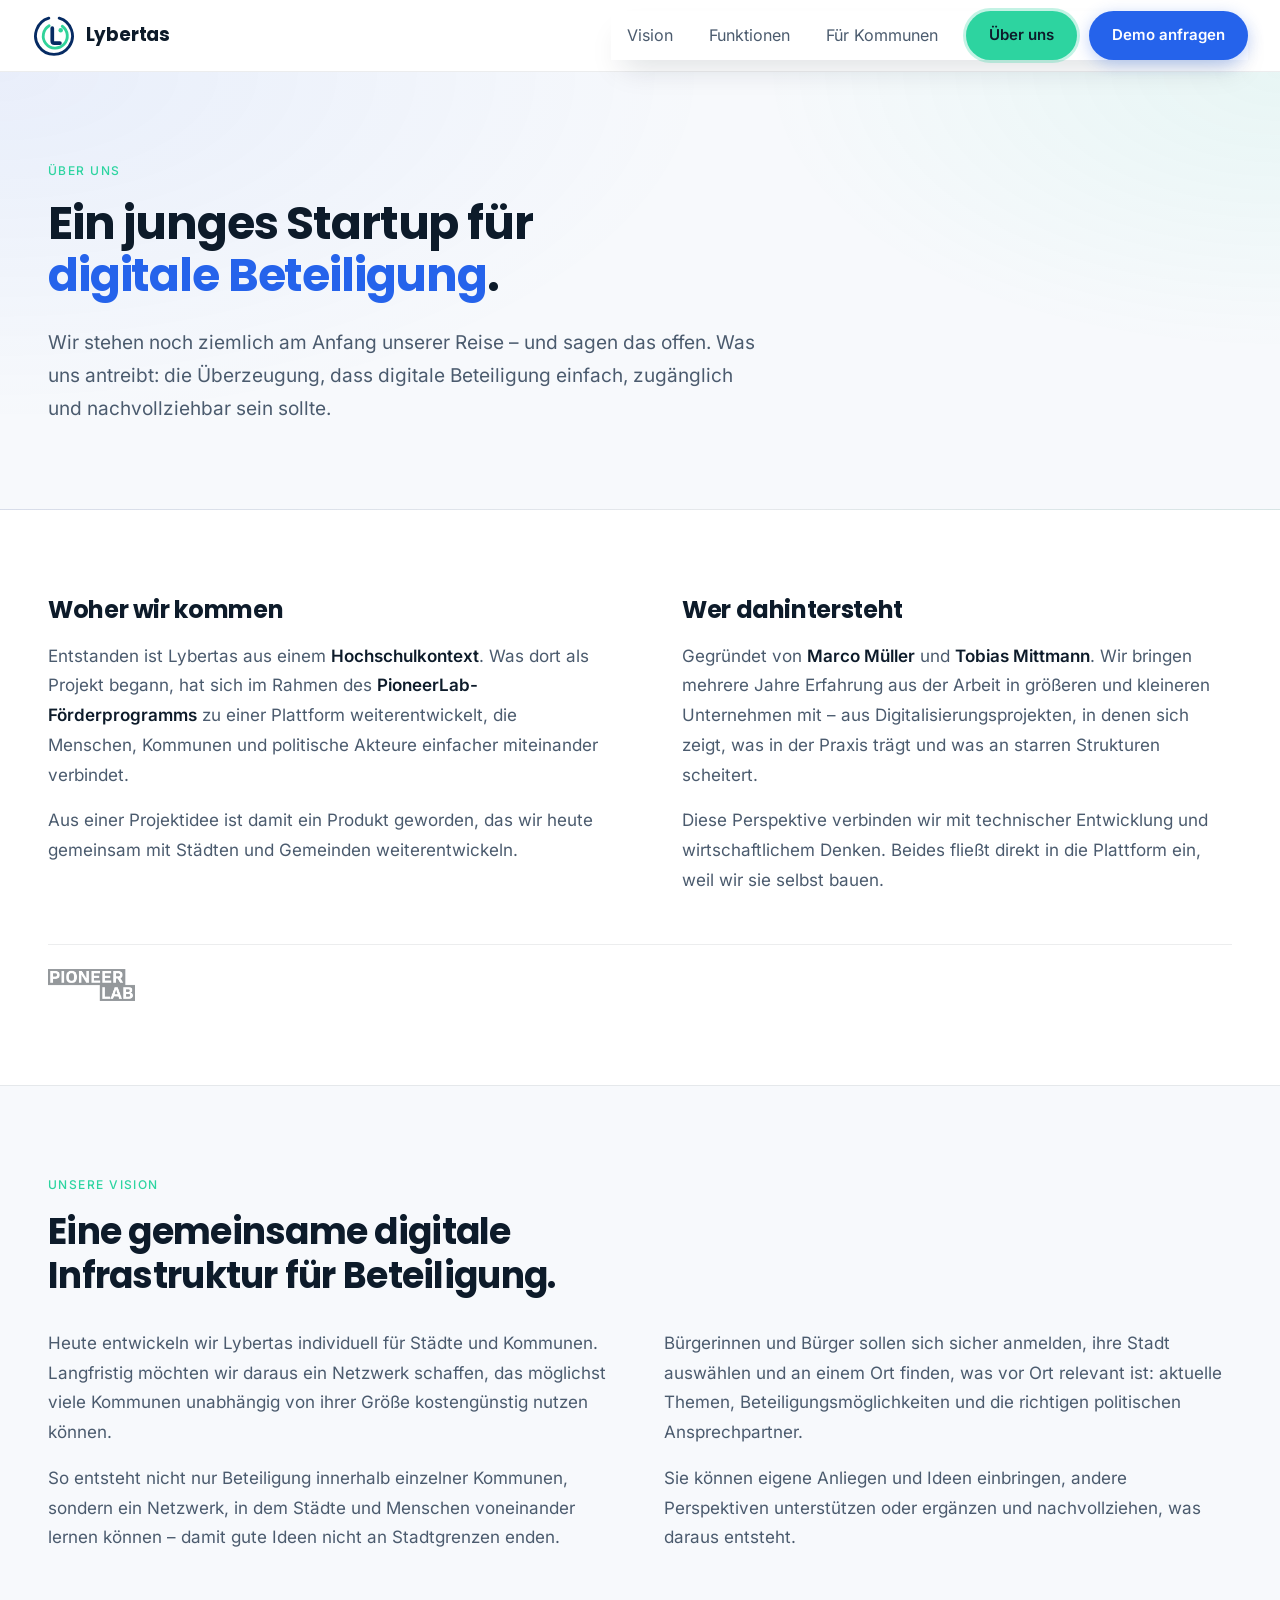
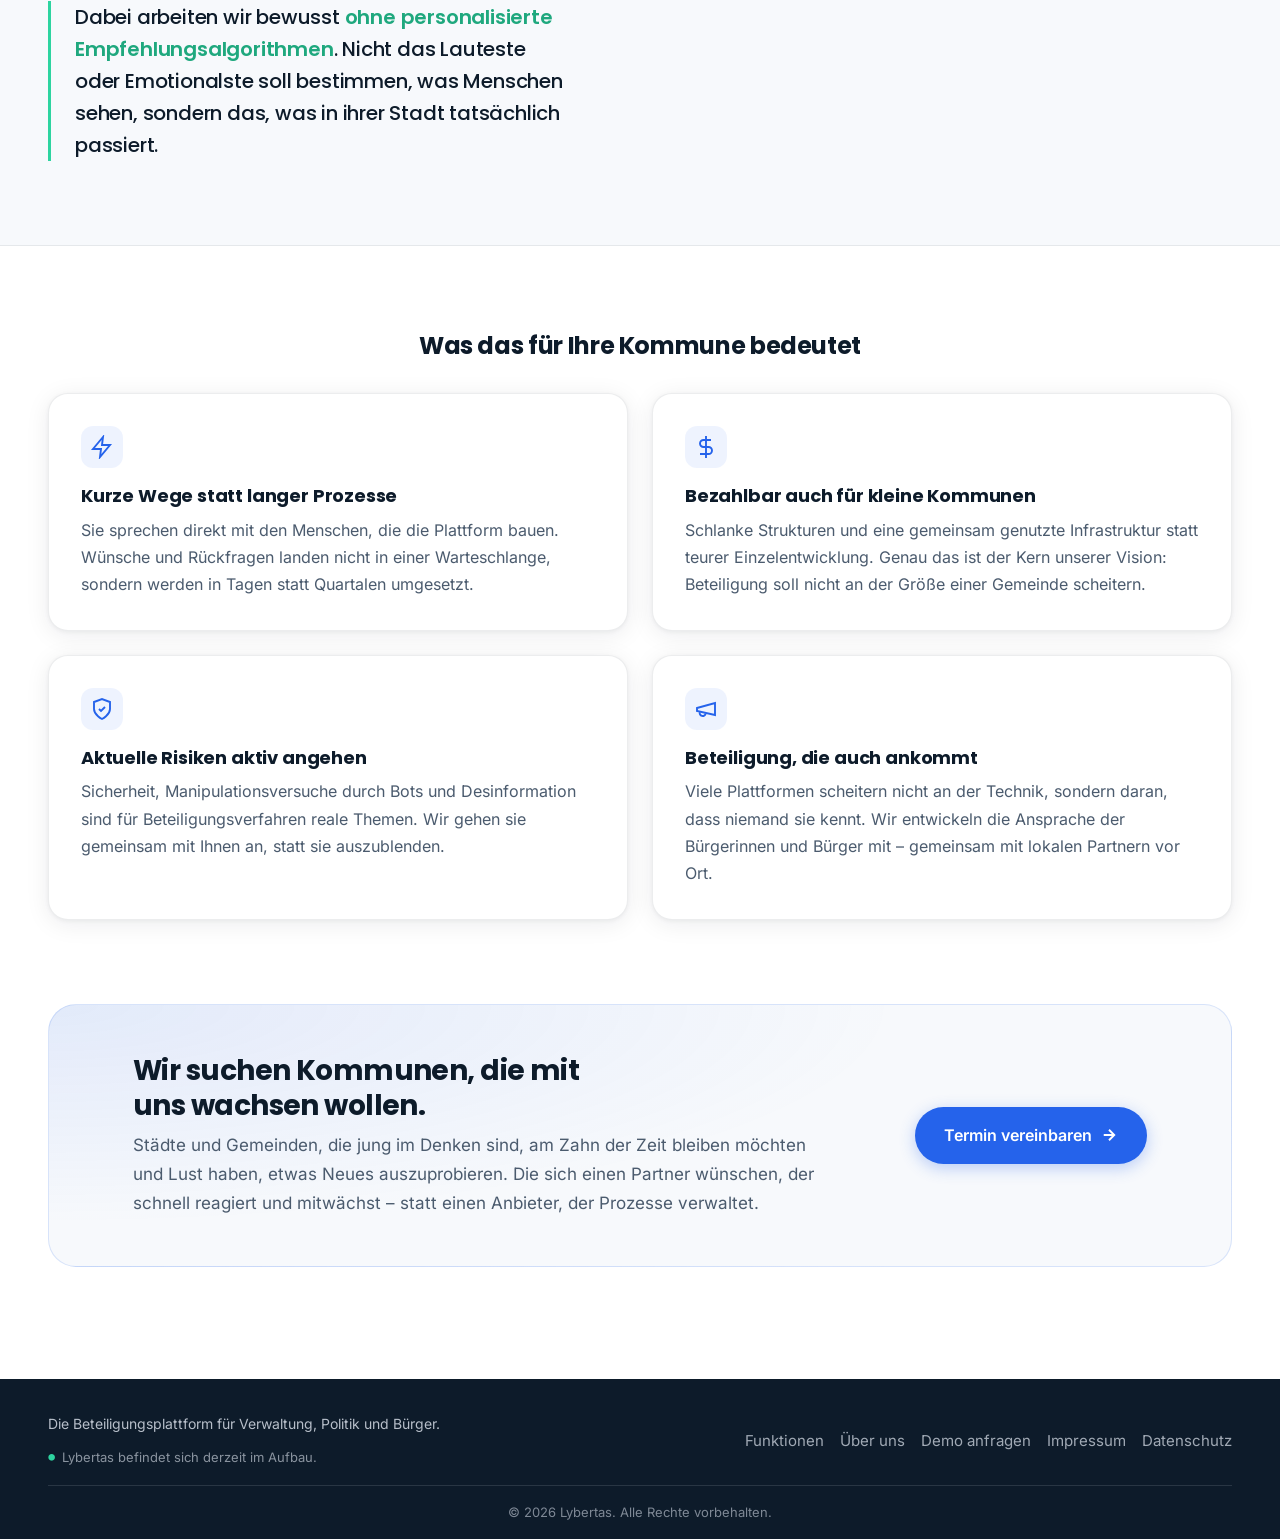
<file: ueber-uns.html>
<!DOCTYPE html>
<html lang="de">
<head>
  <meta charset="UTF-8" />
  <meta name="viewport" content="width=device-width, initial-scale=1.0" />

  <title>Über uns – Lybertas</title>
  <meta name="description" content="Lybertas ist aus einem Hochschulkontext entstanden und wird heute als Start-up entwickelt. Wer wir sind, was wir vorhaben und was die frühe Phase für Kommunen bedeutet." />
  <meta name="robots" content="index, follow" />
  <link rel="canonical" href="https://lybertas.de/ueber-uns.html" />

  <meta property="og:title" content="Über uns – Lybertas" />
  <meta property="og:description" content="Ein junges Team mit einer großen Vision: Beteiligung soll nicht von der Größe oder dem Budget einer Kommune abhängen." />
  <meta property="og:image" content="https://lybertas.de/assets/og-banner.jpg" />
  <meta property="og:image:secure_url" content="https://lybertas.de/assets/og-banner.jpg" />
  <meta property="og:image:type" content="image/jpeg" />
  <meta property="og:image:width" content="1200" />
  <meta property="og:image:height" content="630" />
  <meta property="og:image:alt" content="Lybertas verbindet Bürger, Verwaltung und Politik – Beispielansicht mit Anliegen, Antwort der Stadt und Umfrage." />
  <meta property="og:url" content="https://lybertas.de/ueber-uns.html" />
  <meta property="og:type" content="website" />
  <meta property="og:locale" content="de_DE" />
  <meta property="og:site_name" content="Lybertas" />

  <meta name="twitter:card" content="summary_large_image" />
  <meta name="twitter:title" content="Über uns – Lybertas" />
  <meta name="twitter:description" content="Ein junges Team mit einer großen Vision: Beteiligung soll nicht von der Größe oder dem Budget einer Kommune abhängen." />
  <meta name="twitter:image" content="https://lybertas.de/assets/og-banner.jpg" />

  <link rel="icon" type="image/svg+xml" href="./assets/logo-mark.svg" />
  <link rel="icon" type="image/png" href="./assets/icon.png" />
  <link rel="apple-touch-icon" href="./assets/icon.png" />

  <!-- Schriften lokal eingebunden – keine Verbindung zu Google -->
  <link rel="preload" href="./assets/fonts/inter-latin.woff2" as="font" type="font/woff2" crossorigin />
  <link rel="stylesheet" href="./assets/fonts/fonts.css" />
  <link rel="stylesheet" href="./styles.css" />
</head>
<body>

  <!-- ============================================================
    HEADER / NAVIGATION
  ============================================================ -->
  <header class="site-header" id="top" role="banner">
    <nav class="nav-container" aria-label="Hauptnavigation">

      <a href="./index.html" class="nav-logo" aria-label="Lybertas Startseite">
        <img src="./assets/logo-mark.svg" alt="Lybertas" class="nav-logo__img" width="44" height="44" loading="eager" />
        <span class="nav-logo__word">Lybertas</span>
      </a>

      <button class="nav-toggle" id="navToggle" aria-label="Menü öffnen" aria-expanded="false" aria-controls="navMenu">
        <span class="nav-toggle__bar"></span>
        <span class="nav-toggle__bar"></span>
        <span class="nav-toggle__bar"></span>
      </button>

      <ul class="nav-menu" id="navMenu" role="list">
        <li><a href="./index.html#vision" class="nav-link">Vision</a></li>
        <li><a href="./index.html#funktionen" class="nav-link">Funktionen</a></li>
        <li><a href="./index.html#kommunen" class="nav-link">Für Kommunen</a></li>
        <li>
          <a href="./ueber-uns.html" class="btn btn-accent nav-cta nav-cta--about" aria-current="page">Über uns</a>
        </li>
        <li>
          <a href="./index.html#kontakt" class="btn btn-primary nav-cta nav-cta--demo">Demo anfragen</a>
        </li>
      </ul>
    </nav>
  </header>

  <main class="about-page">
<section class="about-section" id="ueber-uns" aria-labelledby="aboutTitle">

      <!-- ---------- Einstieg ---------- -->
      <div class="about-hero">
        <div class="container about-intro">
          <div class="section-label" aria-hidden="true">Über uns</div>
          <h1 class="about-intro__title" id="aboutTitle">
            Ein junges Startup für <em>digitale Beteiligung</em>.
          </h1>
          <p class="about-intro__lead">
            Wir stehen noch ziemlich am Anfang unserer Reise – und sagen das offen.
            Was uns antreibt: die Überzeugung, dass digitale Beteiligung einfach,
            zugänglich und nachvollziehbar sein sollte.
          </p>
        </div>
      </div>

      <!-- ---------- Herkunft und Team ---------- -->
      <div class="container about-story">
        <div class="about-story__col">
          <h2 class="about-h2">Woher wir kommen</h2>
          <p>
            Entstanden ist Lybertas aus einem <strong>Hochschulkontext</strong>.
            Was dort als Projekt begann, hat sich im Rahmen des
            <strong>PioneerLab-Förderprogramms</strong> zu einer Plattform
            weiterentwickelt, die Menschen, Kommunen und politische Akteure einfacher
            miteinander verbindet.
          </p>
          <p>
            Aus einer Projektidee ist damit ein Produkt geworden, das wir heute
            gemeinsam mit Städten und Gemeinden weiterentwickeln.
          </p>
        </div>

        <div class="about-story__col">
          <h2 class="about-h2">Wer dahintersteht</h2>
          <p>
            Gegründet von <strong>Marco Müller</strong> und <strong>Tobias Mittmann</strong>.
            Wir bringen mehrere Jahre Erfahrung aus der Arbeit in größeren und kleineren
            Unternehmen mit – aus Digitalisierungsprojekten, in denen sich zeigt, was in der
            Praxis trägt und was an starren Strukturen scheitert.
          </p>
          <p>
            Diese Perspektive verbinden wir mit technischer Entwicklung und
            wirtschaftlichem Denken. Beides fließt direkt in die Plattform ein, weil wir
            sie selbst bauen.
          </p>

          <!-- ============================================================
            TEAM-FOTO:
            Foto des Gründerteams als team.webp unter ./assets/ ablegen,
            empfohlen 1200 x 800 Pixel, dann diesen Block aktivieren.
          ============================================================ -->
          <!--
          <figure class="about-team">
            <img src="./assets/team.webp" alt="Marco Müller und Tobias Mittmann, das Gründerteam von Lybertas"
                 width="1200" height="800" loading="lazy" />
            <figcaption>Marco Müller und Tobias Mittmann</figcaption>
          </figure>
          -->
        </div>
      </div>

      <!-- ---------- Förderung: nur das Logo, bewusst klein ---------- -->
      <div class="container">
        <div class="about-funding">
          <img src="./assets/pioneerlab-logo.webp" alt="PioneerLab"
               width="640" height="236" loading="lazy" />
        </div>
      </div>

      <!-- ---------- Vision ---------- -->
      <div class="about-vision-band">
        <div class="container">
          <div class="section-label" aria-hidden="true">Unsere Vision</div>
          <h2 class="about-vision__title">
            Eine gemeinsame digitale Infrastruktur für Beteiligung.
          </h2>

          <div class="about-vision__grid">
            <div>
              <p>
                Heute entwickeln wir Lybertas individuell für Städte und Kommunen.
                Langfristig möchten wir daraus ein Netzwerk schaffen, das möglichst viele
                Kommunen unabhängig von ihrer Größe kostengünstig nutzen können.
              </p>
              <p>
                So entsteht nicht nur Beteiligung innerhalb einzelner Kommunen, sondern ein
                Netzwerk, in dem Städte und Menschen voneinander lernen können – damit gute
                Ideen nicht an Stadtgrenzen enden.
              </p>
            </div>
            <div>
              <p>
                Bürgerinnen und Bürger sollen sich sicher anmelden, ihre Stadt auswählen und
                an einem Ort finden, was vor Ort relevant ist: aktuelle Themen,
                Beteiligungsmöglichkeiten und die richtigen politischen Ansprechpartner.
              </p>
              <p>
                Sie können eigene Anliegen und Ideen einbringen, andere Perspektiven
                unterstützen oder ergänzen und nachvollziehen, was daraus entsteht.
              </p>
            </div>
          </div>

          <!-- Das Unterscheidungsmerkmal bewusst gross gesetzt -->
          <blockquote class="about-principle">
            <p>
              Dabei arbeiten wir bewusst <em>ohne personalisierte Empfehlungsalgorithmen</em>.
              Nicht das Lauteste oder Emotionalste soll bestimmen, was Menschen sehen,
              sondern das, was in ihrer Stadt tatsächlich passiert.
            </p>
          </blockquote>
        </div>
      </div>

      <!-- ---------- Was die fruehe Phase bedeutet ---------- -->
      <div class="container about-benefits-wrap">
        <h2 class="about-h2 about-h2--center">Was das für Ihre Kommune bedeutet</h2>

        <div class="about-benefits" role="list">

          <article class="about-benefit" role="listitem">
            <div class="about-benefit__icon" aria-hidden="true">
              <svg width="24" height="24" viewBox="0 0 24 24" fill="none" stroke="currentColor" stroke-width="1.9"><path d="M13 2L3 14h8l-1 8 10-12h-8l1-8z"/></svg>
            </div>
            <h3>Kurze Wege statt langer Prozesse</h3>
            <p>
              Sie sprechen direkt mit den Menschen, die die Plattform bauen. Wünsche und
              Rückfragen landen nicht in einer Warteschlange, sondern werden in Tagen statt
              Quartalen umgesetzt.
            </p>
          </article>

          <article class="about-benefit" role="listitem">
            <div class="about-benefit__icon" aria-hidden="true">
              <svg width="24" height="24" viewBox="0 0 24 24" fill="none" stroke="currentColor" stroke-width="1.9"><path d="M12 1v22M17 5H9.5a3.5 3.5 0 000 7h5a3.5 3.5 0 010 7H6"/></svg>
            </div>
            <h3>Bezahlbar auch für kleine Kommunen</h3>
            <p>
              Schlanke Strukturen und eine gemeinsam genutzte Infrastruktur statt teurer
              Einzelentwicklung. Genau das ist der Kern unserer Vision: Beteiligung soll
              nicht an der Größe einer Gemeinde scheitern.
            </p>
          </article>

          <article class="about-benefit" role="listitem">
            <div class="about-benefit__icon" aria-hidden="true">
              <svg width="24" height="24" viewBox="0 0 24 24" fill="none" stroke="currentColor" stroke-width="1.9"><path d="M12 22s8-4 8-10V5l-8-3-8 3v7c0 6 8 10 8 10z"/><path d="M9 12l2 2 4-4"/></svg>
            </div>
            <h3>Aktuelle Risiken aktiv angehen</h3>
            <p>
              Sicherheit, Manipulationsversuche durch Bots und Desinformation sind für
              Beteiligungsverfahren reale Themen. Wir gehen sie gemeinsam mit Ihnen an,
              statt sie auszublenden.
            </p>
          </article>

          <article class="about-benefit" role="listitem">
            <div class="about-benefit__icon" aria-hidden="true">
              <svg width="24" height="24" viewBox="0 0 24 24" fill="none" stroke="currentColor" stroke-width="1.9"><path d="M3 11l18-5v12L3 14v-3z"/><path d="M11.6 16.8a3 3 0 11-5.8-1.6"/></svg>
            </div>
            <h3>Beteiligung, die auch ankommt</h3>
            <p>
              Viele Plattformen scheitern nicht an der Technik, sondern daran, dass niemand
              sie kennt. Wir entwickeln die Ansprache der Bürgerinnen und Bürger mit –
              gemeinsam mit lokalen Partnern vor Ort.
            </p>
          </article>

        </div>
      </div>

      <!-- ---------- Einladung ---------- -->
      <div class="container">
        <div class="about-invite">
          <div class="about-invite__text">
            <h2>Wir suchen Kommunen, die mit uns wachsen wollen.</h2>
            <p>
              Städte und Gemeinden, die jung im Denken sind, am Zahn der Zeit bleiben
              möchten und Lust haben, etwas Neues auszuprobieren. Die sich einen Partner
              wünschen, der schnell reagiert und mitwächst – statt einen Anbieter, der
              Prozesse verwaltet.
            </p>
          </div>
          <a href="https://calendly.com/mail-lybertas/30min"
             class="btn btn-primary btn-large"
             target="_blank" rel="noopener noreferrer">
            <span>Termin vereinbaren</span>
            <svg width="18" height="18" viewBox="0 0 24 24" fill="none" stroke="currentColor" stroke-width="2.5" aria-hidden="true"><path d="M5 12h14M12 5l7 7-7 7"/></svg>
          </a>
        </div>
      </div>

    </section>
  </main>

  <!-- ============================================================
    FOOTER
  ============================================================ -->
  <footer class="site-footer" role="contentinfo">
    <div class="container">
      <div class="footer-inner">
        <div class="footer-brand">
          <p class="footer-claim">Die Beteiligungsplattform für Verwaltung, Politik und Bürger.</p>
          <p class="footer-status">Lybertas befindet sich derzeit im Aufbau.</p>
        </div>

        <nav class="footer-nav" aria-label="Footer-Navigation">
          <ul role="list">
            <li><a href="./index.html#funktionen" class="footer-link">Funktionen</a></li>
            <li><a href="./ueber-uns.html" class="footer-link">Über uns</a></li>
            <li><a href="./index.html#kontakt" class="footer-link">Demo anfragen</a></li>
            <li><a href="./impressum.html" class="footer-link">Impressum</a></li>
            <li><a href="./datenschutz.html" class="footer-link">Datenschutz</a></li>
          </ul>
        </nav>
      </div>

      <div class="footer-bottom">
        <p>&copy; <span id="footerYear"></span> Lybertas. Alle Rechte vorbehalten.</p>
      </div>
    </div>
  </footer>

  <script src="./script.js"></script>

</body>
</html>
</file>
<file: assets/fonts/fonts.css>
/* ============================================================
   LYBERTAS – Schriften, lokal eingebunden
   Bewusst NICHT ueber fonts.googleapis.com geladen: Beim dynamischen
   Einbinden wird die IP-Adresse der Besucher an Google in die USA
   uebertragen. Das LG Muenchen I hat das am 20.01.2022 (3 O 17493/20)
   als DSGVO-Verstoss gewertet; darauf stuetzt sich eine anhaltende
   Abmahnwelle. Lokal eingebunden entsteht keine Verbindung zu Google.

   Quelle der Dateien: Google Fonts, Open Font License 1.1
   Inter ist ein variabler Font, daher eine Datei fuer alle Schnitte.
============================================================ */

/* ---- Inter (Fliesstext), variabel 100–900 ---- */
@font-face {
  font-family: 'Inter';
  font-style: normal;
  font-weight: 100 900;
  font-display: swap;
  src: url('./inter-latin-ext.woff2') format('woff2');
  unicode-range: U+0100-02BA, U+02BD-02C5, U+02C7-02CC, U+02CE-02D7, U+02DD-02FF, U+0304, U+0308, U+0329, U+1D00-1DBF, U+1E00-1E9F, U+1EF2-1EFF, U+2020, U+20A0-20AB, U+20AD-20C0, U+2113, U+2C60-2C7F, U+A720-A7FF;
}

@font-face {
  font-family: 'Inter';
  font-style: normal;
  font-weight: 100 900;
  font-display: swap;
  src: url('./inter-latin.woff2') format('woff2');
  unicode-range: U+0000-00FF, U+0131, U+0152-0153, U+02BB-02BC, U+02C6, U+02DA, U+02DC, U+0304, U+0308, U+0329, U+2000-206F, U+20AC, U+2122, U+2191, U+2193, U+2212, U+2215, U+FEFF, U+FFFD;
}

/* ---- Poppins (Ueberschriften), Schnitte 500 bis 800 ---- */
@font-face {
  font-family: 'Poppins';
  font-style: normal;
  font-weight: 500;
  font-display: swap;
  src: url('./poppins-500-latin-ext.woff2') format('woff2');
  unicode-range: U+0100-02BA, U+02BD-02C5, U+02C7-02CC, U+02CE-02D7, U+02DD-02FF, U+0304, U+0308, U+0329, U+1D00-1DBF, U+1E00-1E9F, U+1EF2-1EFF, U+2020, U+20A0-20AB, U+20AD-20C0, U+2113, U+2C60-2C7F, U+A720-A7FF;
}

@font-face {
  font-family: 'Poppins';
  font-style: normal;
  font-weight: 500;
  font-display: swap;
  src: url('./poppins-500-latin.woff2') format('woff2');
  unicode-range: U+0000-00FF, U+0131, U+0152-0153, U+02BB-02BC, U+02C6, U+02DA, U+02DC, U+0304, U+0308, U+0329, U+2000-206F, U+20AC, U+2122, U+2191, U+2193, U+2212, U+2215, U+FEFF, U+FFFD;
}

@font-face {
  font-family: 'Poppins';
  font-style: normal;
  font-weight: 600;
  font-display: swap;
  src: url('./poppins-600-latin-ext.woff2') format('woff2');
  unicode-range: U+0100-02BA, U+02BD-02C5, U+02C7-02CC, U+02CE-02D7, U+02DD-02FF, U+0304, U+0308, U+0329, U+1D00-1DBF, U+1E00-1E9F, U+1EF2-1EFF, U+2020, U+20A0-20AB, U+20AD-20C0, U+2113, U+2C60-2C7F, U+A720-A7FF;
}

@font-face {
  font-family: 'Poppins';
  font-style: normal;
  font-weight: 600;
  font-display: swap;
  src: url('./poppins-600-latin.woff2') format('woff2');
  unicode-range: U+0000-00FF, U+0131, U+0152-0153, U+02BB-02BC, U+02C6, U+02DA, U+02DC, U+0304, U+0308, U+0329, U+2000-206F, U+20AC, U+2122, U+2191, U+2193, U+2212, U+2215, U+FEFF, U+FFFD;
}

@font-face {
  font-family: 'Poppins';
  font-style: normal;
  font-weight: 700;
  font-display: swap;
  src: url('./poppins-700-latin-ext.woff2') format('woff2');
  unicode-range: U+0100-02BA, U+02BD-02C5, U+02C7-02CC, U+02CE-02D7, U+02DD-02FF, U+0304, U+0308, U+0329, U+1D00-1DBF, U+1E00-1E9F, U+1EF2-1EFF, U+2020, U+20A0-20AB, U+20AD-20C0, U+2113, U+2C60-2C7F, U+A720-A7FF;
}

@font-face {
  font-family: 'Poppins';
  font-style: normal;
  font-weight: 700;
  font-display: swap;
  src: url('./poppins-700-latin.woff2') format('woff2');
  unicode-range: U+0000-00FF, U+0131, U+0152-0153, U+02BB-02BC, U+02C6, U+02DA, U+02DC, U+0304, U+0308, U+0329, U+2000-206F, U+20AC, U+2122, U+2191, U+2193, U+2212, U+2215, U+FEFF, U+FFFD;
}

@font-face {
  font-family: 'Poppins';
  font-style: normal;
  font-weight: 800;
  font-display: swap;
  src: url('./poppins-800-latin-ext.woff2') format('woff2');
  unicode-range: U+0100-02BA, U+02BD-02C5, U+02C7-02CC, U+02CE-02D7, U+02DD-02FF, U+0304, U+0308, U+0329, U+1D00-1DBF, U+1E00-1E9F, U+1EF2-1EFF, U+2020, U+20A0-20AB, U+20AD-20C0, U+2113, U+2C60-2C7F, U+A720-A7FF;
}

@font-face {
  font-family: 'Poppins';
  font-style: normal;
  font-weight: 800;
  font-display: swap;
  src: url('./poppins-800-latin.woff2') format('woff2');
  unicode-range: U+0000-00FF, U+0131, U+0152-0153, U+02BB-02BC, U+02C6, U+02DA, U+02DC, U+0304, U+0308, U+0329, U+2000-206F, U+20AC, U+2122, U+2191, U+2193, U+2212, U+2215, U+FEFF, U+FFFD;
}
</file>
<file: styles.css>
/* ============================================================
   LYBERTAS – styles.css
   Design-System: Navy-Dark + Teal Accent + Steel Blue
   Inspiriert von Logo und Banner (dunkelblauer Hintergrund,
   türkis-grüner Akzent, clean moderne Typografie)
   Mobile-First Layout
============================================================ */

/* ============================================================
   1. CSS CUSTOM PROPERTIES (Design Tokens)
   Farben aus Logo & Banner abgeleitet:
   - Dark Navy Background: #0d1b2a / #0a1628
   - Teal Accent: #2dd4a0
   - Blue Accent: #2563eb
   - Light Text: #e8f0fe / #ffffff
============================================================ */
:root {
  /* ---- Flächen (hell-first, an Web-App angelehnt) ---- */
  --color-bg:           #ffffff;   /* Grundfläche weiß */
  --color-bg-alt:       #f7f9fc;   /* helles Section-Band */
  --color-bg-card:      #ffffff;   /* Cards weiß */
  --color-bg-card-alt:  #f3f6fb;   /* leicht getönte Card */
  --color-surface:      #eef2f8;
  --color-border:       rgba(37, 99, 235, 0.15);   /* blau-getönte Hairline */
  --color-border-subtle:rgba(13, 27, 42, 0.08);    /* navy-getönt, subtil */

  /* ---- Marken-Akzente (Teal + Navy bleiben, Rollen neu gewichtet) ---- */
  --color-accent:       #2dd4a0;   /* Teal – jetzt Sekundär-/Success-/Trust-Akzent */
  --color-accent-dark:  #1fa87e;
  --color-accent-glow:  rgba(45, 212, 160, 0.18);
  --color-blue:         #3b82f6;   /* Blau */
  --color-blue-dark:    #2563eb;   /* Primäre CTA-Farbe */
  --color-blue-soft:    #1d4ed8;

  --color-navy:         #0d1b2a;   /* Headline-/Body-Ink + dunkler Footer */
  --color-navy-soft:    #16324a;   /* sekundäre dunkle Fläche */

  /* ---- Text (invertiert) ---- */
  --color-text-primary: #0d1b2a;   /* Navy-Ink auf hell */
  --color-text-secondary:#4b5b6e;  /* gedämpfter Body-Text */
  --color-text-muted:   #7c8ba0;
  --color-text-dark:    #0d1b2a;   /* Back-Compat */
  --color-text-on-dark: #f0f6ff;   /* für dunklen Footer / dunkle Flächen */

  --color-white:        #ffffff;
  --color-success:      #2dd4a0;
  --color-error:        #dc2626;

  /* ---- Partei-/Ratsfarben (Sitzverteilung Köln) ---- */
  --council-gruene:     #64A12D;
  --council-cdu:        #111827;
  --council-spd:        #E3000F;
  --council-linke:      #BE3075;
  --council-afd:        #009EE0;
  --council-volt:       #502379;
  --council-weitere:    #9CA3AF;

  /* Typografie */
  --font-display:       'Poppins', 'Inter', system-ui, sans-serif;
  --font-body:          'Inter', system-ui, sans-serif;

  /* Spacing */
  --space-xs:    0.25rem;
  --space-sm:    0.5rem;
  --space-md:    1rem;
  --space-lg:    1.5rem;
  --space-xl:    2rem;
  --space-2xl:   3rem;
  --space-3xl:   4.5rem;
  --space-4xl:   6rem;

  /* Border Radius */
  --radius-sm:   6px;
  --radius-md:   12px;
  --radius-lg:   20px;
  --radius-xl:   28px;
  --radius-full: 9999px;

  /* Shadows */
  --shadow-card:  0 4px 24px rgba(13, 27, 42, 0.08), 0 1px 4px rgba(13, 27, 42, 0.05);
  --shadow-glow:  0 0 40px rgba(37, 99, 235, 0.10);
  --shadow-btn:   0 4px 16px rgba(37, 99, 235, 0.30);

  /* Transitions */
  --transition-fast:  0.15s ease;
  --transition-base:  0.25s ease;
  --transition-slow:  0.4s ease;

  /* Layout */
  --container-max:  1160px;
  --header-height:  72px;
}

/* ============================================================
   2. RESET & BASE
============================================================ */
*, *::before, *::after {
  box-sizing: border-box;
  margin: 0;
  padding: 0;
}

html {
  /* Kein scroll-behavior: smooth – das Scrollen wird in script.js
     mit eigener Dauer und Easing animiert (initSmoothScroll). */
  -webkit-text-size-adjust: 100%;
  font-size: 16px;
}

body {
  font-family: var(--font-body);
  background-color: var(--color-bg);
  color: var(--color-text-primary);
  line-height: 1.65;
  -webkit-font-smoothing: antialiased;
  -moz-osx-font-smoothing: grayscale;
  overflow-x: hidden;
}

img {
  max-width: 100%;
  height: auto;
  display: block;
}

a {
  color: inherit;
  text-decoration: none;
}

ul, ol {
  list-style: none;
}

button {
  cursor: pointer;
  border: none;
  background: none;
  font-family: inherit;
}

input, textarea, select {
  font-family: inherit;
}

/* Screen-reader only */
.sr-only {
  position: absolute;
  width: 1px;
  height: 1px;
  padding: 0;
  margin: -1px;
  overflow: hidden;
  clip: rect(0,0,0,0);
  white-space: nowrap;
  border: 0;
}

/* ============================================================
   3. LAYOUT HELPERS
============================================================ */
.container {
  width: 100%;
  max-width: var(--container-max);
  margin: 0 auto;
  padding: 0 var(--space-lg);
}

@media (min-width: 640px) {
  .container {
    padding: 0 var(--space-xl);
  }
}

@media (min-width: 1024px) {
  .container {
    padding: 0 var(--space-2xl);
  }
}

/* ============================================================
   4. TYPOGRAPHY
============================================================ */
h1, h2, h3, h4 {
  font-family: var(--font-display);
  line-height: 1.2;
  letter-spacing: -0.01em;
}

.section-label {
  display: inline-block;
  font-family: var(--font-body);
  font-size: 0.75rem;
  font-weight: 500;
  letter-spacing: 0.12em;
  text-transform: uppercase;
  color: var(--color-accent);
  margin-bottom: var(--space-md);
}

.section-title {
  font-size: clamp(1.75rem, 4vw, 2.75rem);
  font-weight: 700;
  color: var(--color-text-primary);
  margin-bottom: var(--space-lg);
}

.section-subtitle {
  font-size: 1.0625rem;
  color: var(--color-text-secondary);
  max-width: 600px;
  margin-bottom: var(--space-2xl);
  line-height: 1.7;
}

.text-accent {
  color: var(--color-accent);
}

/* ============================================================
   5. BUTTONS
============================================================ */
.btn {
  display: inline-flex;
  align-items: center;
  gap: var(--space-sm);
  padding: 0.6875rem 1.375rem;
  border-radius: var(--radius-full);
  font-family: var(--font-body);
  font-size: 0.9375rem;
  font-weight: 500;
  transition: all var(--transition-base);
  white-space: nowrap;
  cursor: pointer;
  border: 1.5px solid transparent;
  text-decoration: none;
}

.btn-large {
  padding: 0.875rem 1.75rem;
  font-size: 1rem;
  font-weight: 600;
}

.btn-full {
  width: 100%;
  justify-content: center;
}

/* Primär: solides Blau (Match zur Web-App) */
.btn-primary {
  background: var(--color-blue-dark);
  color: var(--color-white);
  font-weight: 600;
  border-color: transparent;
  box-shadow: var(--shadow-btn);
}

.btn-primary:hover,
.btn-primary:focus-visible {
  background: var(--color-blue-soft);
  transform: translateY(-1px);
  box-shadow: 0 6px 24px rgba(37, 99, 235, 0.42);
}

.btn-primary:active {
  transform: translateY(0);
}

/* Sekundär: weiß mit dünner Border + Navy-Text (App-Style „Anmelden") */
.btn-secondary {
  background: var(--color-white);
  color: var(--color-text-primary);
  border-color: var(--color-border-subtle);
  font-weight: 600;
}

.btn-secondary:hover,
.btn-secondary:focus-visible {
  border-color: var(--color-blue-dark);
  color: var(--color-blue-dark);
  transform: translateY(-1px);
}

/* Ghost: transparent, low-emphasis */
.btn-ghost {
  background: transparent;
  color: var(--color-text-secondary);
  border-color: var(--color-border-subtle);
}

.btn-ghost:hover,
.btn-ghost:focus-visible {
  color: var(--color-text-primary);
  border-color: rgba(13, 27, 42, 0.18);
  background: rgba(13, 27, 42, 0.03);
}

/* Outline: blau (in-page Sekundäraktion) */
.btn-outline {
  background: transparent;
  color: var(--color-blue-dark);
  border-color: var(--color-blue-dark);
}

.btn-outline:hover,
.btn-outline:focus-visible {
  background: rgba(37, 99, 235, 0.08);
  transform: translateY(-1px);
}

/* Focus styles */
.btn:focus-visible {
  outline: 2px solid var(--color-blue-dark);
  outline-offset: 3px;
}

/* ============================================================
   6. HEADER / NAV
============================================================ */
.site-header {
  position: fixed;
  top: 0;
  left: 0;
  right: 0;
  z-index: 100;
  height: var(--header-height);
  display: flex;
  align-items: center;
  background: rgba(255, 255, 255, 0.85);
  backdrop-filter: blur(16px);
  -webkit-backdrop-filter: blur(16px);
  border-bottom: 1px solid var(--color-border-subtle);
  transition: background var(--transition-base), box-shadow var(--transition-base);
}

.site-header.scrolled {
  background: rgba(255, 255, 255, 0.96);
  box-shadow: 0 1px 12px rgba(13, 27, 42, 0.06);
}

.nav-container {
  display: flex;
  align-items: center;
  justify-content: space-between;
  width: 100%;
  max-width: var(--container-max);
  margin: 0 auto;
  padding: 0 var(--space-lg);
}

@media (min-width: 640px) {
  .nav-container {
    padding: 0 var(--space-xl);
  }
}

.nav-logo img,
.nav-logo__img {
  height: 44px;
  width: auto;
  max-width: 220px;
  display: block;
  object-fit: contain;
  /* Transparentes Icon – kein filter nötig, funktioniert direkt auf dunklem Hintergrund */
}

/* Mobile Nav Toggle */
.nav-toggle {
  display: flex;
  flex-direction: column;
  justify-content: center;
  gap: 5px;
  width: 36px;
  height: 36px;
  padding: 4px;
  background: transparent;
  border: none;
  cursor: pointer;
  z-index: 110;
}

.nav-toggle__bar {
  display: block;
  width: 100%;
  height: 2px;
  background: var(--color-text-primary);
  border-radius: 2px;
  transition: all var(--transition-base);
  transform-origin: center;
}

.nav-toggle[aria-expanded="true"] .nav-toggle__bar:nth-child(1) {
  transform: translateY(7px) rotate(45deg);
}
.nav-toggle[aria-expanded="true"] .nav-toggle__bar:nth-child(2) {
  opacity: 0;
  transform: scaleX(0);
}
.nav-toggle[aria-expanded="true"] .nav-toggle__bar:nth-child(3) {
  transform: translateY(-7px) rotate(-45deg);
}

/* Nav Menu – Mobile */
.nav-menu {
  display: none;
  flex-direction: column;
  position: fixed;
  top: var(--header-height);
  left: 0;
  right: 0;
  background: var(--color-bg-alt);
  border-bottom: 1px solid var(--color-border);
  padding: var(--space-lg);
  gap: var(--space-sm);
  z-index: 99;
  /* Hebt das aufgeklappte Menue sichtbar vom Inhalt darunter ab */
  box-shadow: 0 16px 32px -12px rgba(13, 27, 42, 0.18);
}

.nav-menu.is-open {
  display: flex;
}

.nav-link {
  display: block;
  padding: var(--space-sm) var(--space-md);
  font-size: 1rem;
  font-weight: 400;
  color: var(--color-text-secondary);
  border-radius: var(--radius-sm);
  transition: color var(--transition-fast), background var(--transition-fast);
}

.nav-link:hover,
.nav-link:focus-visible {
  color: var(--color-text-primary);
  /* Navy getoent statt weiss: Der Grundzustand des Menues ist hell,
     eine weisse Flaeche waere darauf nicht zu sehen. */
  background: rgba(13, 27, 42, 0.05);
}

.nav-cta {
  margin-top: var(--space-sm);
  width: fit-content;
}

/* Nav Menu – Desktop
   Erst ab 1024px, davor passen 5 Links + 2 Buttons nicht in eine Zeile */
@media (min-width: 1024px) {
  .nav-toggle {
    display: none;
  }

  .nav-menu {
    display: flex;
    flex-direction: row;
    align-items: center;
    position: static;
    background: transparent;
    border: none;
    padding: 0;
    gap: var(--space-xs);
  }

  .nav-cta {
    margin-top: 0;
    margin-left: var(--space-sm);
  }
}

/* Übergangsbereich: Navigation etwas kompakter, damit nichts umbricht */
@media (min-width: 1024px) and (max-width: 1199px) {
  .nav-menu { gap: 0; }
  .nav-link { padding: var(--space-sm) 0.6rem; font-size: 0.9375rem; }
  .nav-cta { margin-left: var(--space-xs); }
  .nav-cta.btn { padding-inline: 1rem; }
}

/* ============================================================
   7. HERO SECTION
============================================================ */
.hero {
  position: relative;
  min-height: 100svh;
  min-height: 100vh;
  display: flex;
  align-items: center;
  overflow: hidden;
  padding-top: var(--header-height);
}

.hero {
  background:
    radial-gradient(60% 60% at 50% 0%, rgba(37, 99, 235, 0.06) 0%, transparent 70%),
    var(--color-bg);
}

.hero__bg {
  position: absolute;
  inset: 0;
  z-index: 0;
}

/* Dekorative SVG-Kreisbögen */
.hero__deco {
  position: absolute;
  inset: 0;
  pointer-events: none;
}

.hero__arc {
  position: absolute;
  animation: rotateArc 24s linear infinite;
}

.hero__arc--1 {
  width: 600px;
  height: 600px;
  right: -150px;
  top: 50%;
  transform: translateY(-50%);
}

@keyframes rotateArc {
  from { transform: translateY(-50%) rotate(0deg); }
  to   { transform: translateY(-50%) rotate(360deg); }
}

.hero__dot {
  position: absolute;
  border-radius: 50%;
  background: var(--color-accent);
}

.hero__dot--1 {
  width: 10px;
  height: 10px;
  right: 28%;
  top: 30%;
  box-shadow: 0 0 16px var(--color-accent);
  animation: pulse 3s ease-in-out infinite;
}

.hero__dot--2 {
  width: 6px;
  height: 6px;
  right: 15%;
  bottom: 35%;
  opacity: 0.6;
  animation: pulse 4s ease-in-out infinite 1s;
}

@keyframes pulse {
  0%, 100% { transform: scale(1); opacity: 1; }
  50%       { transform: scale(1.4); opacity: 0.6; }
}

/* Hero Content */
.hero__content {
  position: relative;
  z-index: 1;
  padding-top: var(--space-3xl);
  padding-bottom: var(--space-3xl);
  max-width: 680px;
}

/* Zentrierte Hero-Variante (App-Look) */
.hero--centered .hero__content {
  max-width: 760px;
  margin-inline: auto;
  text-align: center;
}

.hero--centered .hero__actions,
.hero--centered .hero__trust {
  justify-content: center;
}

.hero--centered .hero__subheadline {
  margin-inline: auto;
}

.hero__badge {
  display: inline-flex;
  align-items: center;
  gap: var(--space-sm);
  padding: 0.4rem 0.95rem;
  background: rgba(37, 99, 235, 0.08);
  border: 1px solid rgba(37, 99, 235, 0.22);
  border-radius: var(--radius-full);
  font-size: 0.8125rem;
  font-weight: 600;
  letter-spacing: 0.01em;
  color: var(--color-blue-dark);
  margin-bottom: var(--space-xl);
}

.hero__badge-dot {
  width: 6px;
  height: 6px;
  background: var(--color-accent);
  border-radius: 50%;
  animation: pulse 2s ease-in-out infinite;
  flex-shrink: 0;
}

.hero__headline {
  font-size: clamp(2.25rem, 6vw, 4rem);
  font-weight: 700;
  line-height: 1.15;
  margin-bottom: var(--space-xl);
  letter-spacing: -0.015em;
}

/* Zweite Zeile der Headline: Blau-Akzent + eigene Zeile mit Abstand */
.hero__headline-break {
  display: block;
  color: var(--color-blue-dark);
  margin-top: 0.15em;
  line-height: 1.2;
}

.hero__subheadline {
  font-size: clamp(1rem, 2vw, 1.1875rem);
  color: var(--color-text-secondary);
  max-width: 580px;
  margin-bottom: var(--space-2xl);
  line-height: 1.75;
  font-weight: 400;
}

.hero__actions {
  display: flex;
  flex-wrap: wrap;
  gap: var(--space-md);
  align-items: center;
}

/* Trust-Row unter den CTAs (einziger Teal-Auftritt im Hero) */
.hero__trust {
  display: flex;
  flex-wrap: wrap;
  gap: var(--space-lg);
  align-items: center;
  margin-top: var(--space-xl);
}

.hero__trust li {
  display: inline-flex;
  align-items: center;
  gap: var(--space-xs);
  font-size: 0.9375rem;
  font-weight: 500;
  color: var(--color-text-secondary);
}

.hero__trust svg {
  color: var(--color-accent);
  flex-shrink: 0;
}

/* Footer logo – volles Lockup auf dunklem Navy-Band */

/* ============================================================
   8b. TRANSPARENZ-DASHBOARD-VORSCHAU
============================================================ */
.transparency-section {
  background: var(--color-bg-alt);
  padding: var(--space-4xl) 0;
}

.transparency-grid {
  display: grid;
  grid-template-columns: 1fr;
  gap: var(--space-lg);
  margin-top: var(--space-xl);
}

@media (min-width: 900px) {
  .transparency-grid {
    grid-template-columns: 1fr 1.2fr;
    align-items: start;
  }
}

.transparency-card {
  background: var(--color-bg-card);
  border: 1px solid var(--color-border-subtle);
  border-radius: var(--radius-lg);
  padding: var(--space-xl);
  box-shadow: var(--shadow-card);
}

.transparency-card__title {
  font-size: 1.1875rem;
  font-weight: 700;
  color: var(--color-text-primary);
  margin-bottom: var(--space-sm);
}

.transparency-card__subtitle {
  font-size: 0.875rem;
  color: var(--color-text-muted);
  margin-bottom: var(--space-lg);
}

.transparency-card__foot,
.transparency-card__source {
  font-size: 0.8125rem;
  color: var(--color-text-muted);
  margin-top: var(--space-lg);
}

.transparency-cta {
  margin-top: var(--space-2xl);
  text-align: center;
}

.transparency-cta p {
  font-size: 1.0625rem;
  color: var(--color-text-secondary);
  display: inline-flex;
  flex-wrap: wrap;
  align-items: center;
  justify-content: center;
  gap: var(--space-md);
}

/* --- Wahl-Countdown --- */
.transparency-card--countdown {
  display: flex;
  flex-direction: column;
}

.election-countdown__line {
  font-size: 1rem;
  color: var(--color-text-secondary);
  line-height: 1.6;
  margin-bottom: var(--space-lg);
}

.election-countdown__line strong {
  color: var(--color-text-primary);
  font-weight: 600;
}

.election-countdown__days {
  color: var(--color-blue-dark);
  font-weight: 700;
}

.election-countdown__badge {
  align-self: flex-start;
  display: inline-flex;
  flex-direction: column;
  align-items: center;
  justify-content: center;
  min-width: 96px;
  padding: var(--space-md) var(--space-lg);
  background: var(--color-blue-dark);
  color: var(--color-white);
  border-radius: var(--radius-md);
  box-shadow: var(--shadow-btn);
}

.election-countdown__badge span:first-child {
  font-family: var(--font-display);
  font-size: 2rem;
  font-weight: 800;
  line-height: 1;
}

.election-countdown__badge-unit {
  font-size: 0.8125rem;
  font-weight: 500;
  opacity: 0.85;
  margin-top: 2px;
}

/* --- Sitzverteilung Donut --- */
.council-chart {
  display: grid;
  grid-template-columns: 1fr;
  gap: var(--space-xl);
  align-items: center;
}

@media (min-width: 560px) {
  .council-chart {
    grid-template-columns: auto 1fr;
  }
}

.council-chart__ring {
  position: relative;
  width: 180px;
  height: 180px;
  margin: 0 auto;
}

.council-chart__svg {
  width: 100%;
  height: 100%;
  display: block;
}

.council-chart__center {
  position: absolute;
  inset: 0;
  display: flex;
  flex-direction: column;
  align-items: center;
  justify-content: center;
  pointer-events: none;
}

.council-chart__center-num {
  font-family: var(--font-display);
  font-size: 1.75rem;
  font-weight: 800;
  color: var(--color-text-primary);
  line-height: 1;
}

.council-chart__center-label {
  font-size: 0.8125rem;
  color: var(--color-text-muted);
}

.council-chart__seg {
  transition: stroke-width var(--transition-fast), opacity var(--transition-fast);
}

.council-chart__seg.is-active {
  stroke-width: 18;
}

.council-chart__legend {
  display: flex;
  flex-direction: column;
  gap: 2px;
}

.council-legend__item {
  display: flex;
  align-items: center;
  gap: var(--space-sm);
  width: 100%;
  padding: 0.5rem 0.625rem;
  border-radius: var(--radius-sm);
  text-align: left;
  transition: background var(--transition-fast);
}

.council-legend__item:hover {
  background: var(--color-surface);
}

.council-legend__item.is-active {
  background: var(--color-surface);
  box-shadow: inset 3px 0 0 var(--color-blue-dark);
}

.council-legend__swatch {
  flex-shrink: 0;
  width: 14px;
  height: 14px;
  border-radius: 4px;
}

.council-legend__name {
  font-weight: 600;
  font-size: 0.9375rem;
  color: var(--color-text-primary);
}

.council-legend__seats {
  margin-left: auto;
  font-size: 0.8125rem;
  color: var(--color-text-muted);
  white-space: nowrap;
}

/* --- Detailpanel --- */
.council-chart__detail {
  margin-top: var(--space-lg);
  padding: var(--space-lg);
  background: var(--color-bg-alt);
  border: 1px solid var(--color-border-subtle);
  border-radius: var(--radius-md);
  min-height: 92px;
}

.council-chart__detail-hint {
  font-size: 0.9375rem;
  color: var(--color-text-muted);
}

.council-detail__head {
  display: flex;
  align-items: center;
  gap: var(--space-sm);
  margin-bottom: var(--space-md);
}

.council-detail__swatch {
  width: 16px;
  height: 16px;
  border-radius: 4px;
  flex-shrink: 0;
}

.council-detail__name {
  font-size: 1.0625rem;
  font-weight: 700;
  color: var(--color-text-primary);
}

.council-detail__stats {
  display: flex;
  flex-wrap: wrap;
  gap: var(--space-lg);
  margin-bottom: var(--space-md);
}

.council-detail__stats dt {
  font-size: 0.75rem;
  text-transform: uppercase;
  letter-spacing: 0.06em;
  color: var(--color-text-muted);
}

.council-detail__stats dd {
  font-size: 1rem;
  font-weight: 600;
  color: var(--color-text-primary);
}

.council-detail__mail,
.council-detail__member-mail {
  font-size: 0.875rem;
  color: var(--color-blue-dark);
  word-break: break-all;
}

.council-detail__mail:hover,
.council-detail__member-mail:hover {
  text-decoration: underline;
}

.council-detail__members {
  display: flex;
  flex-direction: column;
  gap: var(--space-md);
}

.council-detail__member {
  display: grid;
  gap: 2px;
  padding-bottom: var(--space-md);
  border-bottom: 1px solid var(--color-border-subtle);
}

.council-detail__member:last-child {
  border-bottom: none;
  padding-bottom: 0;
}

.council-detail__member-name {
  font-weight: 600;
  color: var(--color-text-primary);
}

.council-detail__member-seats,
.council-detail__member-status {
  font-size: 0.8125rem;
  color: var(--color-text-muted);
}

/* ============================================================
   9. FEATURES SECTION
============================================================ */
.features-section {
  background: var(--color-bg);
  padding: var(--space-4xl) 0;
}

.features-grid {
  display: grid;
  grid-template-columns: 1fr;
  gap: var(--space-lg);
  margin-top: var(--space-xl);
}

@media (min-width: 640px) {
  .features-grid {
    grid-template-columns: repeat(2, 1fr);
  }
}

@media (min-width: 900px) {
  .features-grid {
    grid-template-columns: repeat(3, 1fr);
  }
}

.feature-card {
  background: var(--color-bg-card);
  border: 1px solid var(--color-border-subtle);
  border-radius: var(--radius-lg);
  padding: var(--space-xl);
  transition: border-color var(--transition-base), transform var(--transition-base), box-shadow var(--transition-base);
  position: relative;
  overflow: hidden;
}

.feature-card::after {
  content: '';
  position: absolute;
  bottom: 0;
  left: 0;
  right: 0;
  height: 2px;
  background: linear-gradient(90deg, var(--color-blue-dark), var(--color-accent));
  transform: scaleX(0);
  transition: transform var(--transition-base);
  transform-origin: left;
}

.feature-card:hover {
  border-color: rgba(45, 212, 160, 0.25);
  transform: translateY(-3px);
  box-shadow: var(--shadow-card);
}

.feature-card:hover::after {
  transform: scaleX(1);
}

.feature-card__icon {
  width: 52px;
  height: 52px;
  background: rgba(37, 99, 235, 0.1);
  border-radius: var(--radius-md);
  display: flex;
  align-items: center;
  justify-content: center;
  margin-bottom: var(--space-lg);
  color: var(--color-blue-dark);
}

/* Pastellige Icon-Chips (an Web-App angelehnt) */
.feature-card__icon--orange {
  background: rgba(249, 168, 84, 0.16);
  color: #d97a1a;
}

.feature-card__icon--blue {
  background: rgba(37, 99, 235, 0.1);
  color: var(--color-blue-dark);
}

.feature-card__icon--green {
  background: rgba(45, 212, 160, 0.14);
  color: var(--color-accent-dark);
}

.feature-card__title {
  font-size: 1.0625rem;
  font-weight: 700;
  margin-bottom: var(--space-md);
  color: var(--color-text-primary);
  letter-spacing: -0.01em;
}

.feature-card__text {
  font-size: 0.9375rem;
  color: var(--color-text-secondary);
  line-height: 1.7;
  font-weight: 400;
}

/* ============================================================
   10. WHY SECTION
============================================================ */
.why-section {
  background: var(--color-bg-alt);
  padding: var(--space-4xl) 0;
  overflow: hidden;
  position: relative;
}

.why-inner {
  display: grid;
  grid-template-columns: 1fr;
  gap: var(--space-3xl);
  align-items: center;
}

@media (min-width: 768px) {
  .why-inner {
    grid-template-columns: 1fr 1fr;
  }
}

.why-body {
  font-size: 1.0625rem;
  color: var(--color-text-secondary);
  line-height: 1.8;
  margin-bottom: var(--space-xl);
  font-weight: 400;
}

/* Dekoratives Logo-Element */
.why-visual {
  position: relative;
  width: 260px;
  height: 260px;
  margin: 0 auto;
}

@media (min-width: 768px) {
  .why-visual {
    width: 320px;
    height: 320px;
  }
}

.why-visual__ring {
  position: absolute;
  border-radius: 50%;
  border: 1.5px solid;
  top: 50%;
  left: 50%;
  transform: translate(-50%, -50%);
}

.why-visual__ring--outer {
  width: 100%;
  height: 100%;
  border-color: rgba(37, 99, 235, 0.18);
  border-top-color: var(--color-blue-dark);
  animation: spin 16s linear infinite;
}

.why-visual__ring--inner {
  width: 70%;
  height: 70%;
  border-color: rgba(45, 212, 160, 0.22);
  border-bottom-color: var(--color-accent-dark);
  border-top-color: transparent;
  animation: spin 10s linear infinite reverse;
}

@keyframes spin {
  to { transform: translate(-50%, -50%) rotate(360deg); }
}

.why-visual__icon {
  position: absolute;
  top: 50%;
  left: 50%;
  transform: translate(-50%, -50%);
  width: 120px;
  height: 120px;
  display: flex;
  align-items: center;
  justify-content: center;
}

.why-visual__icon img {
  width: 100%;
  height: 100%;
  object-fit: contain;
  /* Transparentes Icon funktioniert direkt auf dunklem Hintergrund */
}

.why-visual__dot {
  position: absolute;
  border-radius: 50%;
  background: var(--color-accent);
  box-shadow: 0 0 12px var(--color-accent);
}

.why-visual__dot--1 {
  width: 10px;
  height: 10px;
  top: 15%;
  right: 20%;
  animation: orbit1 8s linear infinite;
}

.why-visual__dot--2 {
  width: 7px;
  height: 7px;
  bottom: 18%;
  left: 16%;
  background: var(--color-blue);
  box-shadow: 0 0 8px var(--color-blue);
  animation: orbit2 12s linear infinite;
}

.why-visual__dot--3 {
  width: 5px;
  height: 5px;
  top: 50%;
  right: 5%;
  opacity: 0.5;
  animation: pulse 3s ease-in-out infinite 2s;
}

@keyframes orbit1 {
  0%   { transform: rotate(0deg) translateX(110px) rotate(0deg); }
  100% { transform: rotate(360deg) translateX(110px) rotate(-360deg); }
}

@keyframes orbit2 {
  0%   { transform: rotate(180deg) translateX(80px) rotate(-180deg); }
  100% { transform: rotate(540deg) translateX(80px) rotate(-540deg); }
}

/* ============================================================
   11. MUNICIPALITIES SECTION
============================================================ */
.municipalities-section {
  background: var(--color-bg);
  padding: var(--space-4xl) 0;
}

.municipalities-card {
  background: linear-gradient(135deg, rgba(37, 99, 235, 0.06), rgba(45, 212, 160, 0.05));
  border: 1px solid var(--color-border);
  border-radius: var(--radius-xl);
  padding: clamp(var(--space-xl), 5vw, var(--space-3xl));
  display: grid;
  grid-template-columns: 1fr;
  gap: var(--space-2xl);
  align-items: center;
  box-shadow: var(--shadow-card);
}

@media (min-width: 768px) {
  .municipalities-card {
    grid-template-columns: 1fr auto;
    gap: var(--space-3xl);
  }
}

.municipalities-card__title {
  font-size: clamp(1.375rem, 3vw, 2rem);
  margin-bottom: var(--space-lg);
}

.municipalities-card__text {
  font-size: 1rem;
  color: var(--color-text-secondary);
  line-height: 1.75;
  margin-bottom: var(--space-xl);
  font-weight: 400;
  max-width: 520px;
}

.municipalities-card__meta {
  display: flex;
  flex-wrap: wrap;
  gap: var(--space-sm);
  align-self: flex-start;
}

@media (min-width: 768px) {
  .municipalities-card__meta {
    flex-direction: column;
    min-width: 220px;
  }
}

.meta-pill {
  display: inline-block;
  padding: 0.5rem 1rem;
  background: rgba(37, 99, 235, 0.12);
  border: 1px solid rgba(37, 99, 235, 0.25);
  border-radius: var(--radius-full);
  font-size: 0.875rem;
  font-weight: 500;
  color: var(--color-blue-dark);
  white-space: nowrap;
}

/* ============================================================
   12. CONTACT SECTION
============================================================ */
.contact-section {
  background: var(--color-bg-alt);
  padding: var(--space-4xl) 0;
  position: relative;
}

.contact-section::before {
  content: '';
  position: absolute;
  top: 0;
  left: 0;
  right: 0;
  height: 1px;
  background: linear-gradient(90deg, transparent, var(--color-border), transparent);
}

.contact-inner {
  text-align: center;
  max-width: 640px;
  margin: 0 auto;
}

.contact-text {
  font-size: 1.0625rem;
  color: var(--color-text-secondary);
  line-height: 1.75;
  margin-bottom: var(--space-2xl);
  font-weight: 400;
}

.contact-actions {
  display: flex;
  flex-wrap: wrap;
  gap: var(--space-md);
  justify-content: center;
}

/* ============================================================
   13. FOOTER
============================================================ */
.site-footer {
  background: var(--color-navy);
  color: var(--color-text-on-dark);
  border-top: 1px solid var(--color-border-subtle);
  padding: var(--space-xl) 0 var(--space-md);
}

.footer-inner {
  display: grid;
  grid-template-columns: 1fr;
  gap: var(--space-md);
  padding-bottom: var(--space-md);
  border-bottom: 1px solid var(--color-border-subtle);
}

/* Ab Tablet: Claim links, Links rechts – alles in einer flachen Zeile */
@media (min-width: 640px) {
  .footer-inner {
    grid-template-columns: 1fr auto;
    align-items: center;
    gap: var(--space-xl);
  }
}

.footer-claim {
  font-size: 0.9375rem;
  color: rgba(240, 246, 255, 0.75);
  margin-bottom: var(--space-sm);
  font-weight: 400;
}

.footer-status {
  display: inline-flex;
  align-items: center;
  gap: 0.5em;
  font-size: 0.8125rem;
  color: rgba(240, 246, 255, 0.55);
}

.footer-status::before {
  content: '⬤';
  font-size: 0.5em;
  color: var(--color-accent);
  animation: pulse 2s ease-in-out infinite;
}

.footer-nav ul {
  display: flex;
  flex-direction: column;
  gap: var(--space-sm);
}

/* Ab Tablet in eine Zeile legen, damit der Footer flach bleibt */
@media (min-width: 640px) {
  .footer-nav ul {
    flex-direction: row;
    flex-wrap: wrap;
    align-items: center;
    justify-content: flex-end;
    gap: var(--space-md);
  }

  /* Etwas kleiner, damit Claim und Links nebeneinander Platz haben */
  .footer-claim {
    font-size: 0.875rem;
    margin-bottom: 0.35rem;
  }

  .footer-link {
    font-size: 0.875rem;
  }
}

.footer-link {
  font-size: 0.9375rem;
  color: rgba(240, 246, 255, 0.65);
  transition: color var(--transition-fast);
}

.footer-link:hover,
.footer-link:focus-visible {
  color: var(--color-accent);
}

/* Rechtslinks noch nicht verfügbar – bewusst nicht klickbar */
.footer-link--pending {
  color: rgba(240, 246, 255, 0.4);
  cursor: default;
}

.footer-link--pending em {
  font-style: normal;
  font-size: 0.75rem;
  opacity: 0.8;
}

.footer-bottom {
  padding-top: var(--space-md);
  font-size: 0.8125rem;
  color: rgba(240, 246, 255, 0.5);
  text-align: center;
}

.footer-inner {
  border-bottom-color: rgba(240, 246, 255, 0.12);
}

/* ============================================================
   14. ANIMATIONS & FADE-IN
============================================================ */
.fade-in {
  opacity: 0;
  transform: translateY(20px);
  transition: opacity 0.6s ease, transform 0.6s ease;
}

.fade-in.is-visible {
  opacity: 1;
  transform: translateY(0);
}

/* ============================================================
   15. ACCESSIBILITY
============================================================ */
:focus-visible {
  outline: 2px solid var(--color-accent);
  outline-offset: 3px;
}

@media (prefers-reduced-motion: reduce) {
  *, *::before, *::after {
    animation-duration: 0.01ms !important;
    animation-iteration-count: 1 !important;
    transition-duration: 0.01ms !important;
  }
  html {
    scroll-behavior: auto;
  }
  /* Dekorative Leuchtpunkte im Hero ganz aussetzen */
  .hero__glow {
    display: none;
  }
  /* Eingeblendete Elemente sofort sichtbar zeigen */
  .fade-in {
    opacity: 1;
    transform: none;
  }
}

/* ============================================================
   16. UTILITY
============================================================ */
[hidden] {
  display: none !important;
}

/* ============================================================
   17. B2B-UNTERNEHMENSSEITE (Rebuild)
============================================================ */

/* Nav-Logo mit Wortmarke */
.nav-logo { display: flex; align-items: center; gap: 0.6rem; }
.nav-logo__word {
  font-family: var(--font-display);
  font-weight: 700;
  font-size: 1.15rem;
  letter-spacing: -0.01em;
  color: var(--color-navy);
}

/* Zentrierter Sektions-Kopf */
.section-head {
  max-width: 720px;
  margin: 0 auto var(--space-2xl);
  text-align: center;
}
.section-head .section-subtitle { margin-inline: auto; margin-bottom: 0; }
.section-head .section-title { margin-bottom: var(--space-md); }

/* ---- HERO (Split-Layout) ---- */
.hero {
  min-height: auto;
  display: block;
  overflow: hidden;
  padding-top: calc(var(--header-height) + var(--space-2xl));
  padding-bottom: var(--space-4xl);
  background:
    radial-gradient(65% 55% at 82% 8%, rgba(37, 99, 235, 0.07) 0%, transparent 70%),
    radial-gradient(50% 45% at 10% 20%, rgba(45, 212, 160, 0.06) 0%, transparent 70%),
    var(--color-bg);
}
.hero__grid {
  display: grid;
  grid-template-columns: 1fr;
  gap: var(--space-2xl);
  align-items: center;
}
@media (min-width: 960px) {
  .hero__grid { grid-template-columns: 1.05fr 0.95fr; gap: var(--space-3xl); }
}
.hero__content { max-width: 620px; }

/* ---- Gestapelter Hero: Headline → Key-Visual → Text → CTA ---- */
.hero--stacked .hero__stack {
  position: relative;
  z-index: 1;
  display: flex;
  flex-direction: column;
  align-items: center;
  text-align: center;
}

.hero--stacked .hero__headline {
  max-width: 15ch;
  margin-bottom: var(--space-xl);
}

@media (min-width: 640px) {
  .hero--stacked .hero__headline { max-width: 20ch; }
}

/* Desktop: erste Zeile läuft durch, kompaktere Abstände,
   damit Grafik und CTA gemeinsam sichtbar bleiben */
@media (min-width: 1024px) {
  .hero--stacked { padding-top: calc(var(--header-height) + var(--space-xl)); }
  .hero--stacked .hero__headline {
    max-width: none;
    font-size: clamp(2.75rem, 4.4vw, 3.5rem);
    margin-bottom: var(--space-lg);
  }
  .hero--stacked .hero__subheadline { margin-bottom: var(--space-lg); }
  .hero__visual { margin-bottom: var(--space-lg); }
}

/* Key-Visual: randlos in die Fläche eingebettet (kein Rahmen, kein Schatten).
   Liegt außerhalb des Containers – auf Mobil daher eigener Seitenabstand. */
.hero__visual {
  position: relative;
  width: 100%;
  max-width: 720px;
  margin: 0 auto var(--space-xl);
  padding-inline: var(--space-lg);
}

.hero__visual img {
  width: 100%;
  height: auto;
  /* Untere Kante weich auslaufen lassen, damit die Grafik in die
     Textzone übergeht statt hart abzubrechen.
     Die Ausblendung beginnt erst bei 93 % – darüber liegt die Karte
     „Stadt hat geantwortet“, die vollständig sichtbar bleiben muss. */
  -webkit-mask-image: linear-gradient(to bottom, #000 93%, transparent 100%);
          mask-image: linear-gradient(to bottom, #000 93%, transparent 100%);
}

/* ---- Aufsteigende Leuchtpunkte im Übergang Grafik → Text ---- */
.hero__glow {
  position: absolute;
  left: 0;
  right: 0;
  /* Startzone liegt knapp unter der Grafik – die Punkte steigen von dort
     in deren ausgeblendeten Fuß auf, ohne die Karten zu überlagern */
  bottom: -6px;
  height: 200px;
  pointer-events: none;
  z-index: 1;
}

.hero__glow-dot {
  position: absolute;
  bottom: 0;
  width: 12px;
  height: 12px;
  border-radius: 50%;
  opacity: 0;
  will-change: transform, opacity;
  animation: heroGlowRise 6s ease-in-out infinite;
}

/* Weicher Lichthof um jeden Punkt – macht ihn auf hellem Grund sichtbar */
.hero__glow-dot::after {
  content: '';
  position: absolute;
  inset: -10px;
  border-radius: 50%;
  background: radial-gradient(circle, currentColor 0%, transparent 70%);
  opacity: 0.45;
}

/* Farben und Positionen greifen die Knotenpunkte der Grafik auf */
.hero__glow-dot--1 {
  left: 9%;
  color: var(--color-accent);
  background: var(--color-accent);
  box-shadow: 0 0 20px 7px rgba(45, 212, 160, 0.5);
  animation-delay: 0s;
  animation-duration: 6.2s;
}

.hero__glow-dot--2 {
  left: 23%;
  width: 9px; height: 9px;
  color: var(--color-blue-dark);
  background: var(--color-blue-dark);
  box-shadow: 0 0 18px 6px rgba(37, 99, 235, 0.45);
  animation-delay: 1.6s;
  animation-duration: 7.4s;
}

.hero__glow-dot--3 {
  left: 37%;
  width: 14px; height: 14px;
  color: var(--color-accent);
  background: var(--color-accent);
  box-shadow: 0 0 24px 8px rgba(45, 212, 160, 0.5);
  animation-delay: 3.1s;
  animation-duration: 5.6s;
}

.hero__glow-dot--4 {
  left: 51%;
  width: 9px; height: 9px;
  color: var(--color-blue);
  background: var(--color-blue);
  box-shadow: 0 0 18px 6px rgba(59, 130, 246, 0.45);
  animation-delay: 0.7s;
  animation-duration: 6.9s;
}

.hero__glow-dot--5 {
  left: 65%;
  color: var(--color-accent);
  background: var(--color-accent);
  box-shadow: 0 0 20px 7px rgba(45, 212, 160, 0.5);
  animation-delay: 2.3s;
  animation-duration: 6.4s;
}

.hero__glow-dot--6 {
  left: 79%;
  width: 9px; height: 9px;
  color: var(--color-blue-dark);
  background: var(--color-blue-dark);
  box-shadow: 0 0 18px 6px rgba(37, 99, 235, 0.45);
  animation-delay: 4.2s;
  animation-duration: 7.1s;
}

.hero__glow-dot--7 {
  left: 91%;
  width: 14px; height: 14px;
  color: var(--color-accent);
  background: var(--color-accent);
  box-shadow: 0 0 24px 8px rgba(45, 212, 160, 0.5);
  animation-delay: 5.4s;
  animation-duration: 6s;
}

@keyframes heroGlowRise {
  0%   { opacity: 0; transform: translate3d(0, 18px, 0) scale(0.4); }
  15%  { opacity: 1; }
  55%  { opacity: 0.9; }
  80%  { opacity: 0.5; }
  100% { opacity: 0; transform: translate3d(0, -84px, 0) scale(1.2); }
}

/* Ab Tablet: Querformat-Variante randlos über die volle Fensterbreite */
@media (min-width: 768px) {
  .hero__visual {
    max-width: none;
    padding-inline: 0;
  }
  .hero__visual img {
    /* Nicht über die native Breite hochskalieren – sonst wird es unscharf */
    max-width: 1672px;
    margin-inline: auto;
    /* Kein Beschnitt: die Grafik wird immer vollständig gezeigt, damit
       auch die Antwortkarte am unteren Rand sichtbar bleibt */
  }
}

.hero--stacked .hero__subheadline {
  max-width: 46ch;
  margin-inline: auto;
  margin-bottom: var(--space-xl);
}

.hero--stacked .hero__actions {
  justify-content: center;
}

.hero--stacked .hero__trust {
  justify-content: center;
}

/* Mobil: CTA über die volle Breite – wie im Entwurf */
@media (max-width: 639px) {
  .hero--stacked .hero__actions {
    width: 100%;
    flex-direction: column;
    align-items: stretch;
  }
  .hero--stacked .hero__actions .btn {
    width: 100%;
    justify-content: center;
  }
}
.hero__eyebrow {
  display: inline-block;
  font-size: 0.8125rem;
  font-weight: 600;
  letter-spacing: 0.01em;
  color: var(--color-blue-dark);
  background: rgba(37, 99, 235, 0.08);
  border: 1px solid rgba(37, 99, 235, 0.2);
  padding: 0.35rem 0.85rem;
  border-radius: var(--radius-full);
  margin-bottom: var(--space-lg);
}
.hero__demo-hint {
  display: inline-flex;
  align-items: center;
  gap: 0.45rem;
  margin-top: var(--space-md);
  font-size: 0.875rem;
  color: var(--color-text-muted);
}
.hero__demo-hint svg { color: var(--color-blue-dark); flex-shrink: 0; }

/* ---- Screenshot-Frame (Browser-Mockup) ---- */
.shot {
  background: #fff;
  border: 1px solid var(--color-border-subtle);
  border-radius: 16px;
  overflow: hidden;
  box-shadow: 0 24px 50px -18px rgba(13, 27, 42, 0.25), 0 6px 18px rgba(13, 27, 42, 0.08);
}
.shot__bar {
  display: flex;
  align-items: center;
  gap: 7px;
  padding: 10px 14px;
  background: #f3f6fb;
  border-bottom: 1px solid #eaeff6;
}
.shot__dot { width: 10px; height: 10px; border-radius: 50%; background: #cfd8e6; }
.shot__dot:nth-child(1) { background: #ff5f57; }
.shot__dot:nth-child(2) { background: #febc2e; }
.shot__dot:nth-child(3) { background: #28c840; }
.shot__url {
  margin-left: 10px;
  font-size: 12px;
  color: var(--color-text-muted);
  background: #fff;
  border: 1px solid #e6ebf3;
  border-radius: 7px;
  padding: 4px 10px;
  overflow: hidden;
  text-overflow: ellipsis;
  white-space: nowrap;
  max-width: 260px;
}
.shot__body { position: relative; }
.shot__img { display: block; width: 100%; height: auto; }
.shot__placeholder {
  display: flex;
  flex-direction: column;
  align-items: center;
  justify-content: center;
  gap: 10px;
  aspect-ratio: 16 / 10;
  background: linear-gradient(135deg, #f7f9fc, #eef2f8);
  color: var(--color-text-muted);
  font-size: 0.9rem;
  font-weight: 500;
  text-align: center;
  padding: 1rem;
}
.shot__placeholder svg { color: var(--color-blue-dark); opacity: 0.45; }

/* ---- VISION / Säulen ---- */
.vision-section { background: var(--color-bg); padding: var(--space-4xl) 0; }
.pillars {
  display: grid;
  grid-template-columns: 1fr;
  gap: var(--space-lg);
}
@media (min-width: 768px) { .pillars { grid-template-columns: repeat(3, 1fr); } }
.pillar {
  background: var(--color-bg-card);
  border: 1px solid var(--color-border-subtle);
  border-radius: var(--radius-lg);
  padding: var(--space-xl);
  box-shadow: var(--shadow-card);
}
.pillar__icon {
  width: 52px; height: 52px;
  border-radius: var(--radius-md);
  display: flex; align-items: center; justify-content: center;
  background: rgba(13, 27, 42, 0.06);
  color: var(--color-navy);
  margin-bottom: var(--space-lg);
}
.pillar__icon--blue { background: rgba(37, 99, 235, 0.1); color: var(--color-blue-dark); }
.pillar__icon--green { background: rgba(45, 212, 160, 0.14); color: var(--color-accent-dark); }
.pillar__title { font-size: 1.125rem; font-weight: 700; color: var(--color-text-primary); margin-bottom: var(--space-sm); }
.pillar__text { font-size: 0.95rem; color: var(--color-text-secondary); line-height: 1.7; }
.vision-outcome {
  max-width: 760px;
  margin: var(--space-2xl) auto 0;
  text-align: center;
  font-size: 1.125rem;
  font-weight: 600;
  color: var(--color-text-primary);
}
.vision-outcome .text-accent { color: var(--color-accent-dark); font-weight: 700; }

/* ---- FUNKTIONEN: Feature-Rows ---- */
.feature-row {
  display: grid;
  grid-template-columns: 1fr;
  gap: var(--space-xl);
  align-items: center;
  margin-bottom: var(--space-3xl);
}
@media (min-width: 900px) {
  .feature-row { grid-template-columns: 1fr 1fr; gap: var(--space-3xl); }
  .feature-row--reverse .feature-row__text { order: 2; }
  .feature-row--reverse .feature-row__shot { order: 1; }
}
.feature-row__eyebrow {
  font-size: 0.8125rem; font-weight: 600;
  text-transform: uppercase; letter-spacing: 0.08em;
  color: var(--color-accent-dark);
  margin-bottom: var(--space-sm);
}
.feature-row__title {
  font-size: clamp(1.375rem, 2.6vw, 1.875rem);
  font-weight: 700; color: var(--color-text-primary);
  margin-bottom: var(--space-md);
}
.feature-row__body {
  font-size: 1.0625rem; color: var(--color-text-secondary);
  line-height: 1.7; margin-bottom: var(--space-lg);
}
.feature-list { display: flex; flex-direction: column; gap: var(--space-sm); }
.feature-list li {
  position: relative; padding-left: 1.85rem;
  color: var(--color-text-secondary); font-size: 0.95rem;
}
.feature-list li::before {
  content: ''; position: absolute; left: 0; top: 0.1rem;
  width: 1.25rem; height: 1.25rem; border-radius: 50%;
  background: rgba(45, 212, 160, 0.16);
}
.feature-list li::after {
  content: ''; position: absolute; left: 0.42rem; top: 0.34rem;
  width: 0.32rem; height: 0.6rem;
  border-right: 2px solid var(--color-accent-dark);
  border-bottom: 2px solid var(--color-accent-dark);
  transform: rotate(45deg);
}

/* ---- FUNKTIONEN: Icon-Grid ---- */
.features-grid-title {
  text-align: center; font-size: 1.25rem; font-weight: 700;
  color: var(--color-text-primary);
  margin: var(--space-2xl) 0 var(--space-xl);
}
.func-grid {
  display: grid; grid-template-columns: 1fr; gap: var(--space-lg);
}
@media (min-width: 640px) { .func-grid { grid-template-columns: repeat(2, 1fr); } }
@media (min-width: 960px) { .func-grid { grid-template-columns: repeat(3, 1fr); } }
.func-card {
  background: var(--color-bg-card);
  border: 1px solid var(--color-border-subtle);
  border-radius: var(--radius-lg);
  padding: var(--space-lg);
  transition: border-color var(--transition-base), transform var(--transition-base);
}
.func-card:hover { border-color: rgba(37, 99, 235, 0.25); transform: translateY(-2px); }
.func-card__icon {
  width: 44px; height: 44px; border-radius: var(--radius-md);
  display: flex; align-items: center; justify-content: center;
  margin-bottom: var(--space-md);
  background: rgba(37, 99, 235, 0.1); color: var(--color-blue-dark);
}
.func-card__icon--orange { background: rgba(249, 168, 84, 0.16); color: #d97a1a; }
.func-card__icon--green { background: rgba(45, 212, 160, 0.14); color: var(--color-accent-dark); }
.func-card__title { font-size: 1.0625rem; font-weight: 700; color: var(--color-text-primary); margin-bottom: var(--space-xs); }
.func-card__text { font-size: 0.9rem; color: var(--color-text-secondary); line-height: 1.6; }

/* ---- PERSONALISIERUNG / Musterstadt-Callout ---- */
.perso-section { background: var(--color-bg-alt); padding: var(--space-4xl) 0; }
.perso-card {
  display: grid;
  grid-template-columns: 1fr;
  gap: var(--space-2xl);
  align-items: center;
  background: linear-gradient(135deg, rgba(37, 99, 235, 0.06), rgba(45, 212, 160, 0.05));
  border: 1px solid var(--color-border);
  border-radius: var(--radius-xl);
  padding: clamp(var(--space-xl), 4vw, var(--space-3xl));
}
@media (min-width: 900px) { .perso-card { grid-template-columns: 1fr 1fr; gap: var(--space-3xl); } }
.perso-card__title {
  font-size: clamp(1.5rem, 3vw, 2.25rem);
  font-weight: 700; color: var(--color-text-primary);
  margin-bottom: var(--space-md);
}
.perso-card__text { font-size: 1.0625rem; color: var(--color-text-secondary); line-height: 1.7; margin-bottom: var(--space-lg); }
.perso-card__actions { display: flex; flex-wrap: wrap; gap: var(--space-md); margin-bottom: var(--space-md); }
.perso-card__hint { font-size: 0.9rem; color: var(--color-text-muted); }
.perso-card__hint strong { color: var(--color-blue-dark); }

/* ---- Kontakt-Mailzeile ---- */
.contact-mail { margin-top: var(--space-lg); font-size: 0.95rem; color: var(--color-text-muted); }
.contact-mail a { color: var(--color-blue-dark); font-weight: 600; }
.contact-mail a:hover { text-decoration: underline; }

/* ---- Freigestellte Produkt-Mockups ---- */
.mockup {
  display: block;
  width: 100%;
  height: auto;
  border-radius: 14px;
  box-shadow: 0 24px 50px -18px rgba(13, 27, 42, 0.22), 0 6px 18px rgba(13, 27, 42, 0.08);
}

/* Showcase-Sektion „Lybertas in Aktion" */
.showcase-section {
  background: var(--color-bg);
  padding: var(--space-2xl) 0 var(--space-4xl);
}
.showcase-section .mockup {
  max-width: 1080px;
  margin: 0 auto;
  box-shadow: none;
}

/* Auf dem Desktop traegt die Grafik den Titel selbst – der Textblock ist
   dort nur fuer Screenreader da (gleiche Technik wie .sr-only). */
.showcase-head {
  position: absolute;
  width: 1px;
  height: 1px;
  padding: 0;
  margin: -1px;
  overflow: hidden;
  clip: rect(0,0,0,0);
  white-space: nowrap;
  border: 0;
}

/* ---- Handy: Hochkant-Fassung randlos und moeglichst gross ----
   Die Grafik laeuft von Kante zu Kante, weil die seitliche Polsterung
   des Containers die Oberflaechen sonst zu klein macht. Der
   Sektionsgrund entspricht dem Grafikhintergrund, damit an den Kanten
   keine Naht sichtbar wird. */
@media (max-width: 767px) {
  .showcase-section {
    background: #fefefe;
    padding: var(--space-3xl) 0 var(--space-lg);
  }

  .showcase-section > .container {
    padding-left: 0;
    padding-right: 0;
  }

  .showcase-section .mockup {
    max-width: none;
    width: 100%;
    border-radius: 0;
  }

  /* Ueberschrift exakt wie in den uebrigen Abschnitten: gleiche Klasse
     .section-head, mittig, gleiche Abstaende. Die seitliche Polsterung
     kommt hier vom Kopf selbst, weil der Container fuer die randlose
     Grafik keine hat. */
  .showcase-head {
    position: static;
    width: auto;
    height: auto;
    max-width: 720px;
    margin: 0 auto var(--space-2xl);
    overflow: visible;
    clip: auto;
    white-space: normal;
    padding: 0 var(--space-lg);
    text-align: center;
  }

  .showcase-head .section-subtitle {
    max-width: 34ch;
    text-wrap: balance;   /* verhindert ein einzelnes Wort in der 2. Zeile */
  }

  /* Der folgende Abschnitt ruecht naeher heran, damit die Grafik nicht
     in einer grossen Leerflaeche steht. */
  .vision-section { padding-top: var(--space-2xl); }
}

/* ============================================================
   16. GROSSE BILDSCHIRME
   Ab 1280px mehr Inhaltsbreite und mehr vertikale Luft, damit die
   Sektionen auf breiten Monitoren nicht gedraengt in der Mitte kleben.
   Bildbreiten sind bei 1400px gedeckelt – das ist die native Breite
   der Screenshots, darueber wuerden sie unscharf.
============================================================ */
@media (min-width: 1280px) {
  :root {
    --container-max: 1280px;
    --space-3xl: 5.25rem;
    --space-4xl: 7rem;
  }

  .showcase-section .mockup {
    max-width: 1240px;
  }
}

@media (min-width: 1600px) {
  :root {
    --container-max: 1400px;
    --space-3xl: 6rem;
    --space-4xl: 8rem;
  }

  .showcase-section .mockup {
    max-width: 1400px;
  }
}

@media (min-width: 1800px) {
  :root {
    --container-max: 1480px;
  }
}

/* ============================================================
   17. HOVER-INTERAKTIONEN
   Karten und Feature-Zeilen reagieren auf die Maus, damit die
   Seite lebendiger wirkt und jede Zeile als eigener Block liest.
   Nur auf Geraeten mit echtem Zeiger – auf Touch stoert das sonst.
============================================================ */
@media (hover: hover) and (pointer: fine) {

  /* ---- Vision: Stadtverwaltung / Politik / Buerger ---- */
  .pillar {
    transition: transform var(--transition-base),
                box-shadow var(--transition-base),
                border-color var(--transition-base);
  }

  .pillar:hover {
    transform: translateY(-6px) scale(1.02);
    border-color: rgba(37, 99, 235, 0.28);
    box-shadow: 0 18px 40px -12px rgba(13, 27, 42, 0.18),
                0 4px 12px rgba(13, 27, 42, 0.06);
  }

  .pillar__icon {
    transition: transform var(--transition-base);
  }

  .pillar:hover .pillar__icon {
    transform: scale(1.12) rotate(-3deg);
  }

  /* ---- Funktionen: Feature-Zeilen mit Screenshot ---- */
  .feature-row {
    border-radius: var(--radius-lg);
    transition: transform var(--transition-base);
  }

  .feature-row:hover {
    transform: translateY(-4px);
  }

  .feature-row .shot {
    transition: transform var(--transition-slow),
                box-shadow var(--transition-slow);
  }

  .feature-row:hover .shot {
    transform: scale(1.03);
    box-shadow: 0 34px 64px -20px rgba(13, 27, 42, 0.32),
                0 10px 24px rgba(13, 27, 42, 0.10);
  }

  /* Ueberschrift der Zeile bekommt beim Hover die Markenfarbe */
  .feature-row__title {
    transition: color var(--transition-base);
  }

  .feature-row:hover .feature-row__title {
    color: var(--color-blue-dark);
  }

  /* ---- Kleine Funktions-Karten ---- */
  .func-card {
    transition: transform var(--transition-base),
                box-shadow var(--transition-base),
                border-color var(--transition-base);
  }

  .func-card:hover {
    transform: translateY(-5px) scale(1.02);
    border-color: rgba(37, 99, 235, 0.28);
    box-shadow: 0 16px 34px -12px rgba(13, 27, 42, 0.16);
  }

  .func-card__icon {
    transition: transform var(--transition-base);
  }

  .func-card:hover .func-card__icon {
    transform: scale(1.12);
  }

  /* ---- Transparenz-Karten ---- */
  .transparency-card {
    transition: transform var(--transition-base),
                box-shadow var(--transition-base);
  }

  .transparency-card:hover {
    transform: translateY(-4px);
    box-shadow: 0 16px 34px -12px rgba(13, 27, 42, 0.16);
  }
}

/* ============================================================
   19. RECHTSSEITEN (Impressum, Datenschutz)
   Schlichtes Dokumentlayout: schmales Textmass, klare Hierarchie,
   keine Kacheln. Diese Seiten werden gelesen, nicht ueberflogen.
============================================================ */
.legal-page {
  padding: var(--space-3xl) 0 var(--space-4xl);
}

.legal {
  max-width: 68ch;
  margin: 0 auto;
}

.legal__kicker {
  font-family: var(--font-body);
  font-size: 0.75rem;
  font-weight: 500;
  letter-spacing: 0.12em;
  text-transform: uppercase;
  color: var(--color-accent-dark);
  margin-bottom: var(--space-sm);
}

.legal h1 {
  font-family: var(--font-display);
  font-size: clamp(1.875rem, 4vw, 2.5rem);
  font-weight: 700;
  letter-spacing: -0.02em;
  color: var(--color-text-primary);
  margin-bottom: var(--space-md);
}

.legal__intro {
  font-size: 1.0625rem;
  color: var(--color-text-secondary);
  padding-bottom: var(--space-lg);
  border-bottom: 1px solid var(--color-border-subtle);
  margin-bottom: var(--space-xl);
}

.legal h2 {
  font-family: var(--font-display);
  font-size: 1.25rem;
  font-weight: 700;
  color: var(--color-text-primary);
  margin: var(--space-2xl) 0 var(--space-sm);
}

.legal h3 {
  font-family: var(--font-body);
  font-size: 1rem;
  font-weight: 600;
  color: var(--color-text-primary);
  margin: var(--space-lg) 0 var(--space-xs);
}

.legal p,
.legal li {
  font-size: 0.9688rem;
  line-height: 1.75;
  color: var(--color-text-secondary);
}

.legal p { margin-bottom: var(--space-md); }

.legal ul {
  list-style: none;
  display: flex;
  flex-direction: column;
  gap: 0.5rem;
  margin-bottom: var(--space-md);
  padding-left: 1.1rem;
}

.legal ul li {
  position: relative;
}

.legal ul li::before {
  content: '';
  position: absolute;
  left: -1.1rem;
  top: 0.72em;
  width: 5px;
  height: 5px;
  border-radius: 50%;
  background: var(--color-accent);
}

.legal a {
  color: var(--color-blue-dark);
  text-decoration: underline;
  text-underline-offset: 2px;
}

.legal a:hover { color: var(--color-blue-soft); }

.legal strong { color: var(--color-text-primary); font-weight: 600; }

/* Anschriftenblock */
.legal__address {
  font-size: 0.9688rem;
  line-height: 1.7;
  color: var(--color-text-secondary);
  padding: var(--space-md) var(--space-lg);
  border-left: 2px solid var(--color-border);
  margin-bottom: var(--space-md);
}

.legal__address strong { display: block; margin-bottom: 0.15rem; }

/* Stand-Angabe am Seitenende */
.legal__stand {
  margin-top: var(--space-2xl);
  padding-top: var(--space-lg);
  border-top: 1px solid var(--color-border-subtle);
  font-size: 0.875rem;
  color: var(--color-text-muted);
}

/* Zurueck-Link oben */
.legal__back {
  display: inline-flex;
  align-items: center;
  gap: 0.4rem;
  font-size: 0.875rem;
  color: var(--color-text-muted);
  margin-bottom: var(--space-xl);
}

.legal__back:hover { color: var(--color-blue-dark); }

/* ============================================================
   20. HERO MIT VIDEO-SCHLEIFE
   Alternative zur Bildfassung. Beide Regelwerke bleiben erhalten,
   damit sich die Startseite ohne Stilaenderung zurueckschalten laesst.
============================================================ */
.hero--video {
  position: relative;
  isolation: isolate;
  min-height: 620px;
  height: 82vh;
  max-height: 880px;
  display: flex;
  align-items: center;
  overflow: hidden;
  background: var(--color-navy);
  /* Der Header ist fest positioniert und belegt keinen Platz im Layout.
     Der Hero beginnt daher ohnehin ganz oben – kein negativer Abstand.
     Der obere Innenabstand haelt den Text unter dem Header frei. */
  margin-top: 0;
  padding: calc(var(--header-height) + var(--space-lg)) 0 var(--space-2xl);
  /* "safe" verhindert, dass zentrierter Inhalt auf niedrigen Fenstern
     nach oben aus dem Kasten laeuft und unter den Header rutscht. */
  align-items: center;
  align-items: safe center;
}

.hero__video-media {
  position: absolute;
  inset: 0;
  z-index: -2;
}

/* Standbild und Video liegen deckungsgleich uebereinander.
   Das Bild ist immer sichtbar, das Video blendet sich darueber,
   sobald es wirklich laeuft. Faellt es aus, bleibt das Bild. */
.hero__video-media img,
.hero__video-media video {
  position: absolute;
  inset: 0;
  width: 100%;
  height: 100%;
  object-fit: cover;
  object-position: center 42%;
  display: block;
}

.hero__video-media video {
  opacity: 0;
  transition: opacity .6s ease;
}

.hero__video-media video.is-playing {
  opacity: 1;
}

/* Verlauf fuer Lesbarkeit: unten und links kraeftiger */
.hero__video-scrim {
  position: absolute;
  inset: 0;
  z-index: -1;
  background:
    linear-gradient(to top, rgba(9, 20, 33, .88) 0%, rgba(9, 20, 33, .55) 38%, rgba(9, 20, 33, .18) 68%, rgba(9, 20, 33, .30) 100%),
    linear-gradient(to right, rgba(9, 20, 33, .58) 0%, transparent 62%);
}

.hero__video-inner {
  width: 100%;
  padding-top: var(--space-2xl);
  padding-bottom: var(--space-2xl);
}

/* ---- Textfassungen auf dunklem Grund ---- */
.hero__headline--onvideo {
  color: var(--color-white);
  max-width: 17ch;
  margin-bottom: 0;
  text-shadow: 0 2px 30px rgba(9, 20, 33, .45);
}

.hero__headline--onvideo .hero__headline-break {
  color: var(--color-accent);
}

.hero__subheadline--onvideo {
  color: rgba(255, 255, 255, .88);
  max-width: 52ch;
  margin-top: var(--space-lg);
  margin-bottom: 0;
  text-shadow: 0 1px 16px rgba(9, 20, 33, .5);
}

.hero--video .hero__actions {
  margin-top: var(--space-xl);
}

.hero__trust--onvideo {
  margin-top: var(--space-xl);
}

.hero__trust--onvideo li { color: rgba(255, 255, 255, .84); }

/* Header ueber dem Video: transparent, damit kein weisser Balken entsteht */
.hero--video ~ * .site-header,
body:has(.hero--video) .site-header {
  background-color: rgba(9, 20, 33, .28);
  backdrop-filter: blur(10px);
  -webkit-backdrop-filter: blur(10px);
  border-bottom-color: transparent;
}

body:has(.hero--video) .site-header .nav-logo__word { color: var(--color-white); }

/* Die Logomarke ist dunkelblau und verschwindet auf dem dunklen Header.
   Eine helle Scheibe darunter haelt sie lesbar, ohne die Farben zu aendern. */
body:has(.hero--video) .site-header:not(.scrolled) .nav-logo__img {
  background: rgba(255, 255, 255, .94);
  border-radius: 50%;
  padding: 3px;
}
/* Die Burger-Striche liegen immer auf dem dunklen Header – hier ist
   Weiss in jeder Breite richtig. */
body:has(.hero--video) .site-header .nav-toggle__bar { background-color: var(--color-white); }

/* Weisse Menuepunkte NUR ab der Desktop-Breite: Erst dort liegen die
   Links direkt auf dem dunklen Header. Darunter klappt das Menue als
   eigenes helles Feld unter dem Header auf – weisse Schrift waere dort
   auf hellem Grund unsichtbar. */
@media (min-width: 1024px) {
  body:has(.hero--video) .site-header .nav-link { color: rgba(255, 255, 255, .85); }
  body:has(.hero--video) .site-header .nav-link:hover { color: var(--color-white); background: rgba(255,255,255,.12); }
  body:has(.hero--video) .site-header.scrolled .nav-link { color: var(--color-text-secondary); }
}

/* Sobald gescrollt wird, wird der Header wieder hell und lesbar */
body:has(.hero--video) .site-header.scrolled {
  background-color: rgba(255, 255, 255, .94);
  border-bottom-color: var(--color-border);
}

body:has(.hero--video) .site-header.scrolled .nav-logo__word { color: var(--color-text-primary); }
body:has(.hero--video) .site-header.scrolled .nav-toggle__bar { background-color: var(--color-text-primary); }

/* Kein Video bei reduzierter Bewegung – das Standbild genuegt */
@media (prefers-reduced-motion: reduce) {
  .hero__video-media video { display: none; }
}

/* ---- Handy: eigene Hochformat-Fassung des Videos ----
   Das Querformat 16:9 in einem hochformatigen Kasten zu beschneiden
   kostet rund zwei Drittel der Bildbreite. Stattdessen liegt eine
   eigens geschnittene 4:5-Fassung bereit, die Skyline, Platz und
   Verbindungslinien bewusst im Bild haelt. Damit funktioniert der
   Hero hier genauso wie auf dem Desktop: Video im Hintergrund,
   Text darueber. */
@media (max-width: 640px) {
  .hero--video {
    min-height: 600px;
    height: auto;
    /* Oben ausrichten: bei zentrierter Ausrichtung laeuft laengerer
       Inhalt nach oben aus dem Kasten heraus und verschwindet hinter
       dem Header, der fest positioniert ist und keinen Platz belegt. */
    align-items: flex-start;
    margin-top: 0;
    padding-top: calc(var(--header-height) + var(--space-xl));
    padding-bottom: var(--space-2xl);
  }

  .hero__video-media video { object-position: center; }

  /* Verlauf von unten kraeftiger, damit der Text ueber dem
     helleren Hochformat-Bild sicher lesbar bleibt */
  .hero__video-scrim {
    background:
      linear-gradient(to bottom, rgba(9, 20, 33, .82) 0%, rgba(9, 20, 33, .62) 32%, rgba(9, 20, 33, .48) 60%, rgba(9, 20, 33, .72) 100%);
  }

  .hero__headline--onvideo { max-width: 14ch; }

  .hero--video .hero__actions .btn { width: 100%; justify-content: center; }
}

/* ============================================================
   21. AKZENT-BUTTON (Gruen) – fuer „Über uns"
   Nimmt das Gruen auf, das im Hero die zweite Headline-Zeile traegt.
   Schrift dunkelblau statt weiss: Weiss auf diesem Gruen erreicht nur
   etwa 1,8:1 Kontrast und waere nicht lesbar, Navy liegt bei rund 9:1.
============================================================ */
.btn-accent {
  background: var(--color-accent);
  color: var(--color-navy);
  font-weight: 600;
  border-color: transparent;
  box-shadow: 0 4px 14px rgba(45, 212, 160, 0.32);
}

.btn-accent:hover,
.btn-accent:focus-visible {
  background: var(--color-accent-dark);
  color: var(--color-white);
  transform: translateY(-1px);
  box-shadow: 0 6px 20px rgba(45, 212, 160, 0.42);
}

.btn-accent:active { transform: translateY(0); }

/* Auf dem dunklen Header ueber dem Video bleibt der Button unveraendert –
   das Gruen hebt sich dort ebenso ab wie auf hellem Grund. */
body:has(.hero--video) .site-header .nav-cta--about,
body:has(.hero--video) .site-header.scrolled .nav-cta--about {
  color: var(--color-navy);
}

/* Aktive Seite: dezent markiert statt zusaetzlich eingefaerbt */
.nav-cta--about[aria-current="page"] {
  box-shadow: 0 0 0 3px rgba(45, 212, 160, 0.28);
}

/* ============================================================
   22. ÜBER-UNS-SEITE

   Typo-Skala bewusst an der Startseite ausgerichtet, damit beide
   Seiten wie ein Produkt wirken:
     h1  bis 2.875rem  (knapp ueber .section-title mit 2.75rem)
     h2  bis 2.25rem   (Vision-Band, groesster Abschnittstitel)
     h3  bis 1.5rem    (.about-h2 = Spaltenueberschriften)
     Fliesstext 1.0625rem wie .section-subtitle
   Rhythmus: heller Einstiegsblock, zweispaltige Abschnitte,
   farbiges Band fuer die Vision, danach Karten und Einladung.
============================================================ */

/* Abstand unter dem festen Header (Header liegt ueber dem Inhalt) */
.about-page {
  padding-top: var(--header-height);
}

.about-section {
  padding-bottom: var(--space-4xl);
}

/* ---- Einstieg: eigener heller Block als Seitenkopf ---- */
.about-hero {
  background:
    radial-gradient(90% 130% at 0% 0%, rgba(37, 99, 235, 0.07) 0%, transparent 62%),
    radial-gradient(70% 110% at 100% 0%, rgba(45, 212, 160, 0.08) 0%, transparent 58%),
    var(--color-bg-alt);
  border-bottom: 1px solid var(--color-border-subtle);
  margin-bottom: var(--space-3xl);
}

.about-intro {
  padding-top: var(--space-3xl);
  padding-bottom: var(--space-3xl);
}

.about-intro__title {
  font-family: var(--font-display);
  font-size: clamp(2rem, 4.2vw, 2.875rem);
  font-weight: 700;
  line-height: 1.14;
  letter-spacing: -0.025em;
  color: var(--color-text-primary);
  max-width: 20ch;
  margin-bottom: var(--space-lg);
}

.about-intro__title em {
  font-style: normal;
  color: var(--color-blue-dark);
}

.about-intro__lead {
  font-size: clamp(1.0625rem, 1.5vw, 1.1875rem);
  line-height: 1.75;
  color: var(--color-text-secondary);
  max-width: 60ch;
}

/* ---- Herkunft und Team ---- */
.about-story {
  display: grid;
  grid-template-columns: 1fr;
  gap: var(--space-2xl);
  padding-bottom: var(--space-2xl);
}

@media (min-width: 880px) {
  .about-story {
    grid-template-columns: 1fr 1fr;
    gap: var(--space-3xl);
  }
}

/* Spaltenueberschrift – eine Stufe unter dem Vision-Titel */
.about-h2 {
  font-family: var(--font-display);
  font-size: clamp(1.25rem, 1.9vw, 1.5rem);
  font-weight: 700;
  line-height: 1.3;
  letter-spacing: -0.015em;
  color: var(--color-text-primary);
  margin-bottom: var(--space-md);
}

.about-h2--center {
  text-align: center;
  margin-bottom: var(--space-xl);
}

.about-story p,
.about-vision-band p {
  font-size: 1.0625rem;
  line-height: 1.75;
  color: var(--color-text-secondary);
  margin-bottom: var(--space-md);
  max-width: 62ch;
}

.about-story p:last-child,
.about-vision-band p:last-child {
  margin-bottom: 0;
}

.about-story strong,
.about-vision-band strong {
  color: var(--color-text-primary);
  font-weight: 600;
}

.about-team { margin-top: var(--space-lg); }

.about-team img {
  width: 100%;
  border-radius: var(--radius-lg);
  box-shadow: var(--shadow-card);
}

.about-team figcaption {
  margin-top: var(--space-sm);
  font-size: 0.9375rem;
  color: var(--color-text-muted);
}

/* ---- Förderung: nur das Logo, klein und als Fusszeile des
   Abschnitts auf einer Haarlinie – kein grosser Blickfang. ---- */
.about-funding {
  display: flex;
  justify-content: flex-start;
  align-items: center;
  padding-top: var(--space-lg);
  padding-bottom: var(--space-3xl);
  border-top: 1px solid var(--color-border-subtle);
}

.about-funding img {
  height: 28px;
  width: auto;
  opacity: 0.55;
  transition: opacity var(--transition-base);
}

.about-funding img:hover { opacity: 1; }

@media (min-width: 640px) {
  .about-funding img { height: 32px; }
}

/* ---- Vision: farbiges Band als Zaesur ---- */
.about-vision-band {
  background: var(--color-bg-alt);
  border-top: 1px solid var(--color-border-subtle);
  border-bottom: 1px solid var(--color-border-subtle);
  padding: var(--space-3xl) 0;
  margin-bottom: var(--space-3xl);
}

.about-vision__title {
  font-family: var(--font-display);
  font-size: clamp(1.625rem, 3vw, 2.25rem);
  font-weight: 700;
  letter-spacing: -0.02em;
  line-height: 1.2;
  color: var(--color-text-primary);
  max-width: 24ch;
  margin-bottom: var(--space-xl);
}

.about-vision__grid {
  display: grid;
  grid-template-columns: 1fr;
  gap: var(--space-lg);
}

@media (min-width: 880px) {
  .about-vision__grid { grid-template-columns: 1fr 1fr; gap: var(--space-2xl); }
}

/* Der Verzicht auf Empfehlungsalgorithmen ist das
   Unterscheidungsmerkmal – deshalb hervorgehoben, aber unterhalb
   der Ueberschriften-Groesse, damit die Hierarchie stimmt. */
.about-principle {
  margin: var(--space-2xl) 0 0;
  padding-left: var(--space-lg);
  border-left: 3px solid var(--color-accent);
  max-width: 52ch;
}

.about-principle p {
  font-family: var(--font-display);
  font-size: clamp(1.0625rem, 1.6vw, 1.25rem) !important;
  font-weight: 500;
  line-height: 1.6;
  letter-spacing: -0.01em;
  color: var(--color-text-primary) !important;
  margin: 0 !important;
  max-width: none !important;
}

.about-principle em {
  font-style: normal;
  font-weight: 600;
  color: var(--color-accent-dark);
}

/* ---- Vorteile ---- */
.about-benefits-wrap { padding-bottom: var(--space-3xl); }

.about-benefits {
  display: grid;
  grid-template-columns: 1fr;
  gap: var(--space-lg);
}

@media (min-width: 760px) {
  .about-benefits { grid-template-columns: repeat(2, 1fr); }
}

.about-benefit {
  background: var(--color-bg-card);
  border: 1px solid var(--color-border-subtle);
  border-radius: var(--radius-lg);
  padding: var(--space-xl);
  box-shadow: var(--shadow-card);
}

.about-benefit__icon {
  display: inline-flex;
  align-items: center;
  justify-content: center;
  width: 42px;
  height: 42px;
  border-radius: 12px;
  background: rgba(37, 99, 235, 0.08);
  color: var(--color-blue-dark);
  margin-bottom: var(--space-md);
}

.about-benefit h3 {
  font-family: var(--font-display);
  font-size: 1.125rem;
  font-weight: 700;
  line-height: 1.35;
  color: var(--color-text-primary);
  margin-bottom: 0.5rem;
}

.about-benefit p {
  font-size: 1rem;
  line-height: 1.7;
  color: var(--color-text-secondary);
}

/* ---- Einladung ---- */
.about-invite {
  display: flex;
  flex-direction: column;
  align-items: flex-start;
  gap: var(--space-xl);
  padding: var(--space-2xl);
  border-radius: var(--radius-xl);
  background:
    radial-gradient(120% 140% at 0% 0%, rgba(37, 99, 235, .10) 0%, transparent 60%),
    var(--color-bg-alt);
  border: 1px solid var(--color-border);
}

@media (min-width: 900px) {
  .about-invite {
    flex-direction: row;
    align-items: center;
    justify-content: space-between;
    gap: var(--space-3xl);
    padding: var(--space-2xl) var(--space-3xl);
  }
}

.about-invite h2 {
  font-family: var(--font-display);
  font-size: clamp(1.375rem, 2.2vw, 1.75rem);
  font-weight: 700;
  letter-spacing: -0.02em;
  line-height: 1.25;
  color: var(--color-text-primary);
  margin-bottom: var(--space-sm);
  max-width: 26ch;
}

.about-invite p {
  font-size: 1.0625rem;
  line-height: 1.7;
  color: var(--color-text-secondary);
  max-width: 62ch;
}

.about-invite .btn { flex-shrink: 0; }

/* Hover passend zum uebrigen Kartenverhalten */
@media (hover: hover) and (pointer: fine) {
  .about-benefit {
    transition: transform var(--transition-base),
                box-shadow var(--transition-base),
                border-color var(--transition-base);
  }
  .about-benefit:hover {
    transform: translateY(-4px);
    border-color: rgba(37, 99, 235, 0.28);
    box-shadow: 0 16px 34px -12px rgba(13, 27, 42, 0.16);
  }
}
</file>
